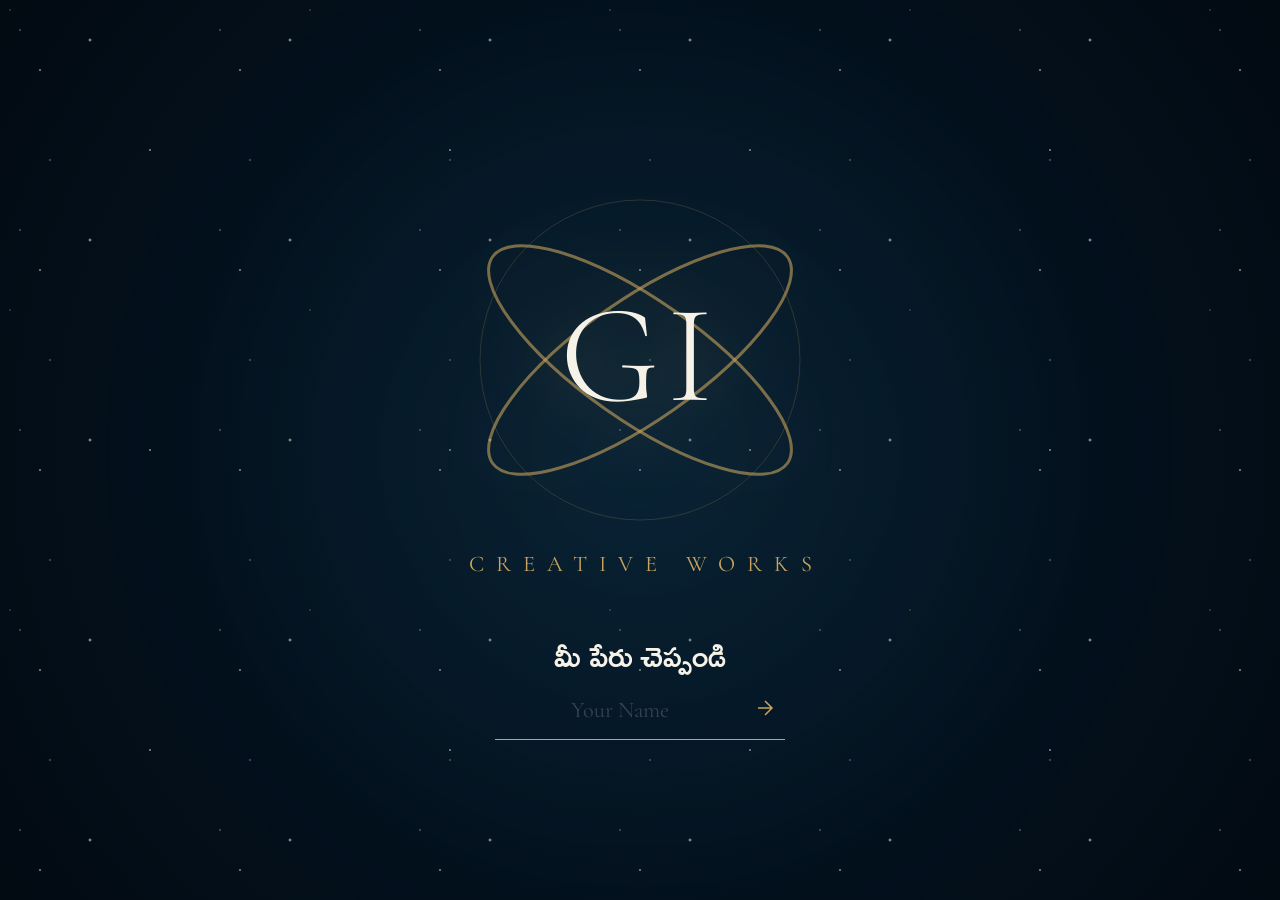
<file: index.html>
<!DOCTYPE html>
<html lang="te">
<head>
    <!-- Cache Control -->
    <meta http-equiv="Cache-Control" content="no-cache, no-store, must-revalidate">
    <meta http-equiv="Pragma" content="no-cache">
    <meta http-equiv="Expires" content="0">
    
    <meta charset="UTF-8">
    <meta name="viewport" content="width=device-width, initial-scale=1.0">
    <title>GI Creative Space | Entrance</title>
    
    <!-- PWA & Icons -->
    <link rel="icon" type="image/png" href="assets/icons/favicon.png">
    <meta name="theme-color" content="#061A2B">
    <link rel="manifest" href="manifest.json">
    <link rel="apple-touch-icon" href="assets/icons/icon-192x192.png">
    
    <!-- Stylesheets -->
    <link rel="stylesheet" href="css/main.css">
    
    <!-- Google Fonts -->
    <link rel="preconnect" href="https://fonts.googleapis.com">
    <link rel="preconnect" href="https://fonts.gstatic.com" crossorigin>
    <link href="https://fonts.googleapis.com/css2?family=Cormorant+Garamond:wght@300;400;600;700&family=Peddana&family=Ramabhadra&display=swap" rel="stylesheet">
</head>
<body class="entrance-body">

    <!-- SPACE ENTRANCE CONTAINER -->
    <div id="space-entrance" class="entrance-active">
        
        <!-- Animated Space Background -->
        <div class="space-bg">
            <div class="stars"></div>
            <div class="stars2"></div>
            <div class="nebula"></div>
        </div>

        <!-- Entrance Content -->
        <div class="entrance-content">
            
            <!-- GIANT GI MONOGRAM -->
            <div class="logo-container">
                <svg class="giant-gi-logo" viewBox="0 0 200 200" xmlns="http://www.w3.org/2000/svg">
                    <ellipse cx="100" cy="100" rx="90" ry="30" transform="rotate(-35 100 100)" fill="none" stroke="var(--gold)" stroke-width="1.5" opacity="0.6"/>
                    <ellipse cx="100" cy="100" rx="90" ry="30" transform="rotate(35 100 100)" fill="none" stroke="var(--gold)" stroke-width="1.5" opacity="0.6"/>
                    <ellipse cx="100" cy="100" rx="80" ry="80" fill="none" stroke="var(--gold)" stroke-width="0.5" opacity="0.2"/>
                    <text x="100" y="120" font-family="Cormorant Garamond, serif" font-size="70" fill="var(--ivory)" text-anchor="middle" font-weight="300" letter-spacing="4">GI</text>
                </svg>
                <h1 class="brand-title">CREATIVE WORKS</h1>
            </div>

            <!-- Name Input Prompt -->
            <div id="name-prompt" class="fade-in">
                <p class="telugu-prompt lang-te">మీ పేరు చెప్పండి</p>
                <p class="english-prompt lang-en">May I know your name?</p>
                
                <form id="visitor-form">
                    <input type="text" id="visitor-name" placeholder="Your Name" autocomplete="off" required>
                    <button type="submit" aria-label="Enter">
                        <svg width="24" height="24" viewBox="0 0 24 24" fill="none" stroke="currentColor" stroke-width="1.5">
                            <path d="M5 12h14M12 5l7 7-7 7"/>
                        </svg>
                    </button>
                </form>
            </div>

            <!-- Personalized Welcome (Hidden initially, shown after name entry) -->
            <div id="personal-welcome" class="hidden">
                <h2 id="welcome-message" class="welcome-text"></h2>
                <p class="welcome-sub lang-te">సృజనాత్మక ప్రపంచంలోకి స్వాగతం</p>
                <p class="welcome-sub lang-en">Welcome to the Creative World</p>
            </div>
            
        </div>
    </div>

    <!-- Main JavaScript (Handles the entrance animation and redirect) -->
    <script src="js/main.js"></script>
</body>
</html>
</file>
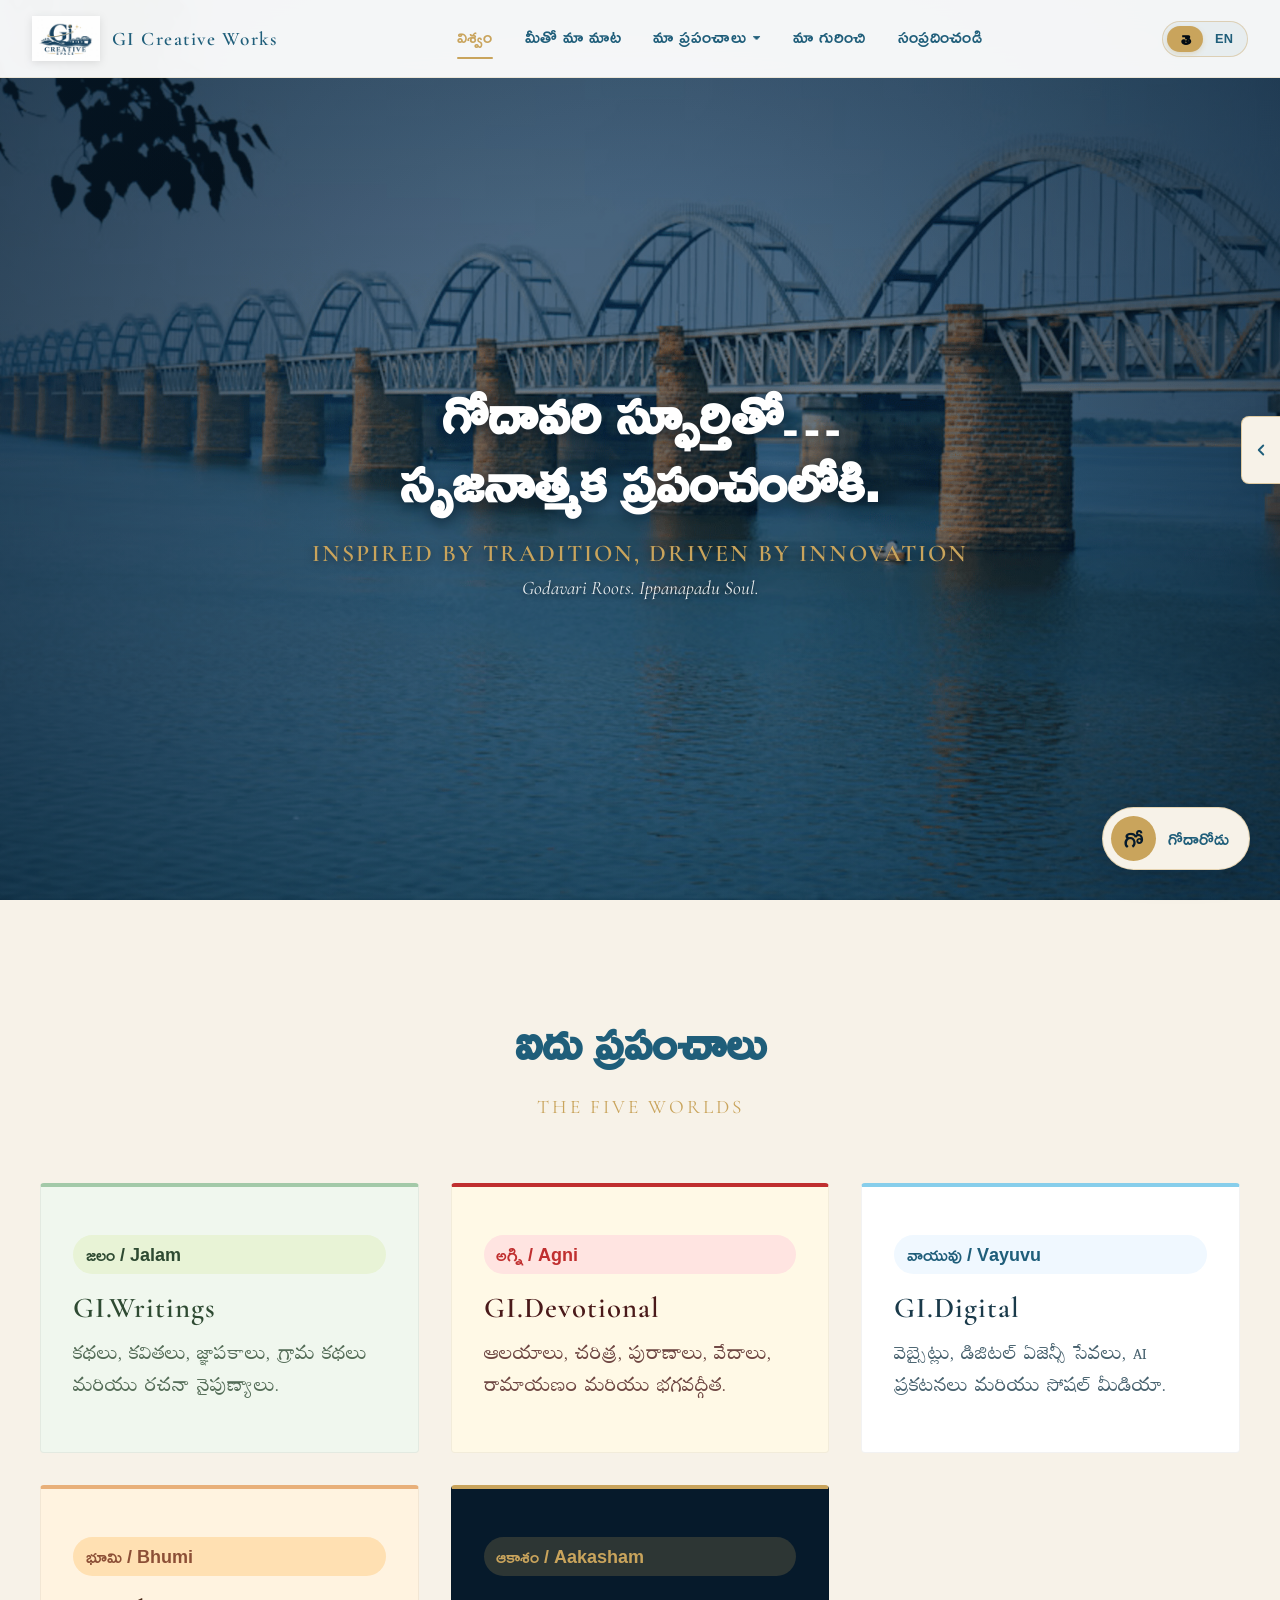
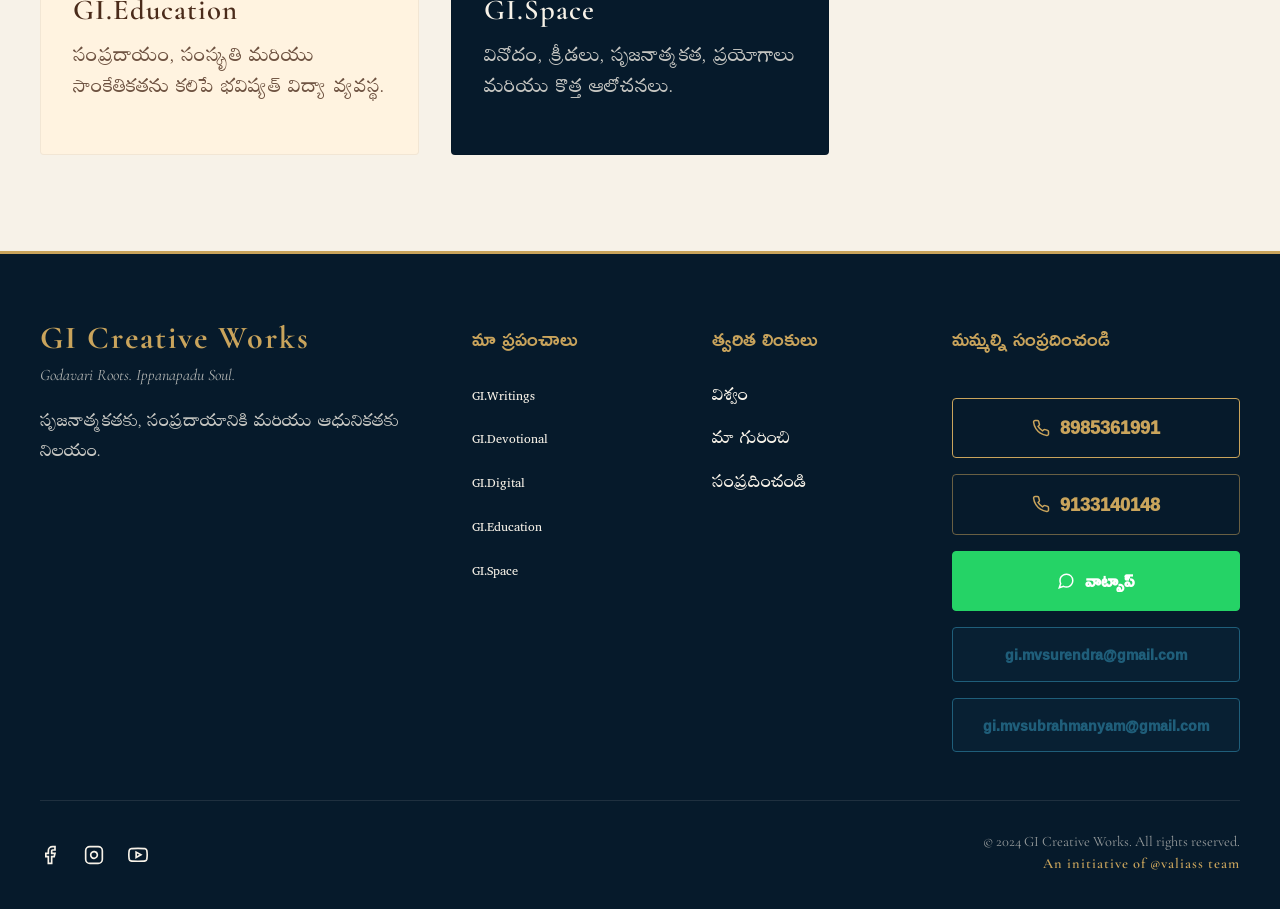
<file: deepseek_html_20261017_052a61.html>
<!DOCTYPE html>
<html lang="te">
<head>
    <meta http-equiv="Cache-Control" content="no-cache, no-store, must-revalidate">
    <meta http-equiv="Pragma" content="no-cache">
    <meta http-equiv="Expires" content="0">
    <meta charset="UTF-8">
    <meta name="viewport" content="width=device-width, initial-scale=1.0">
    <title>GI Creative Works | Home</title>
    
    <link rel="icon" type="image/png" href="assets/icons/favicon.png">
    <link rel="stylesheet" href="css/main.css">
    <meta name="theme-color" content="#1F5E7A">
    <link rel="manifest" href="manifest.json">
    <link rel="apple-touch-icon" href="assets/icons/icon-192x192.png">
    
    <link rel="preconnect" href="https://fonts.googleapis.com">
    <link rel="preconnect" href="https://fonts.gstatic.com" crossorigin>
    <link href="https://fonts.googleapis.com/css2?family=Cormorant+Garamond:wght@300;400;600;700&family=Peddana&family=Ramabhadra&display=swap" rel="stylesheet">
</head>
<body class="homepage-body fade-in-page">

    <!-- PREMIUM RIGHT SIDE SOCIAL RIBBON -->
    <div class="social-sidebar" id="social-sidebar">
        <button id="social-toggle-btn" class="social-toggle-btn" aria-label="Toggle Social Media">
            <svg width="18" height="18" viewBox="0 0 24 24" fill="none" stroke="currentColor" stroke-width="2.5" stroke-linecap="round" stroke-linejoin="round"><path d="M15 18l-6-6 6-6"/></svg>
        </button>
        <div class="social-ribbon" id="social-ribbon">
            <a href="#" aria-label="Facebook" title="Facebook"><svg width="22" height="22" viewBox="0 0 24 24" fill="none" stroke="currentColor" stroke-width="2"><path d="M18 2h-3a5 5 0 0 0-5 5v3H7v4h3v8h4v-8h3l1-4h-4V7a1 1 0 0 1 1-1h3z"></path></svg></a>
            <a href="#" aria-label="Instagram" title="Instagram"><svg width="22" height="22" viewBox="0 0 24 24" fill="none" stroke="currentColor" stroke-width="2"><rect x="2" y="2" width="20" height="20" rx="5" ry="5"></rect><path d="M16 11.37A4 4 0 1 1 12.63 8 4 4 0 0 1 16 11.37z"></path><line x1="17.5" y1="6.5" x2="17.51" y2="6.5"></line></svg></a>
            <a href="#" aria-label="YouTube" title="YouTube"><svg width="22" height="22" viewBox="0 0 24 24" fill="none" stroke="currentColor" stroke-width="2"><path d="M22.54 6.42a2.78 2.78 0 0 0-1.94-2C18.88 4 12 4 12 4s-6.88 0-8.6.46a2.78 2.78 0 0 0-1.94 2A29 29 0 0 0 1 11.75a29 29 0 0 0 .46 5.33 2.78 2.78 0 0 0 1.94 2c1.72.46 8.6.46 8.6.46s6.88 0 8.6-.46a2.78 2.78 0 0 0 1.94-2 29 29 0 0 0 .46-5.33 29 29 0 0 0-.46-5.33z"></path><polygon points="9.75 15.02 15.5 11.75 9.75 8.48 9.75 15.02"></polygon></svg></a>
            <a href="#" aria-label="WhatsApp" title="WhatsApp"><svg width="22" height="22" viewBox="0 0 24 24" fill="none" stroke="currentColor" stroke-width="2"><path d="M21 11.5a8.38 8.38 0 0 1-.9 3.8 8.5 8.5 0 0 1-7.6 4.7 8.38 8.38 0 0 1-3.8-.9L3 21l1.9-5.7a8.38 8.38 0 0 1-.9-3.8 8.5 8.5 0 0 1 4.7-7.6 8.38 8.38 0 0 1 3.8-.9h.5a8.48 8.48 0 0 1 8 8v.5z"></path></svg></a>
        </div>
    </div>

    <!-- MAIN HEADER (WHITE) -->
    <header id="main-header" class="header-visible">
        <div class="header-inner">
            <!-- LOGO & GI CREATIVE WORKS -->
            <a href="home.html" class="header-logo">
                <img src="assets/logo/logo.png" alt="GI Creative Works Logo" class="logo-img">
                <span class="brand-name">GI Creative Works</span>
            </a>

            <button id="mobile-menu-btn" class="mobile-menu-btn" aria-label="Open Menu">
                <svg width="30" height="30" viewBox="0 0 24 24" fill="none" stroke="var(--river-blue)" stroke-width="2"><path d="M3 12h18M3 6h18M3 18h18"/></svg>
            </button>

            <nav class="main-nav" id="main-nav">
                <ul>
                    <li><a href="home.html" class="active"><span class="lang-te">విశ్వం</span><span class="lang-en">Universe</span></a></li>
                    <li><a href="#meetho-maa-maata"><span class="lang-te">మీతో మా మాట</span><span class="lang-en">Our Words</span></a></li>
                    <li class="dropdown">
                        <a href="#vibhagalu" class="dropbtn"><span class="lang-te">మా ప్రపంచాలు ▾</span><span class="lang-en">Our Worlds ▾</span></a>
                        <div class="dropdown-content">
                            <a href="pages/gi_writings.html"><span class="lang-te">GI.Writings (జలం)</span><span class="lang-en">GI.Writings (Water)</span></a>
                            <a href="pages/gi_devotional.html"><span class="lang-te">GI.Devotional (అగ్ని)</span><span class="lang-en">GI.Devotional (Fire)</span></a>
                            <a href="pages/gi_digital.html"><span class="lang-te">GI.Digital (వాయువు)</span><span class="lang-en">GI.Digital (Air)</span></a>
                            <a href="pages/gi_education.html"><span class="lang-te">GI.Education (భూమి)</span><span class="lang-en">GI.Education (Earth)</span></a>
                            <a href="pages/gi_space.html"><span class="lang-te">GI.Space (ఆకాశం)</span><span class="lang-en">GI.Space (Space)</span></a>
                        </div>
                    </li>
                    <li><a href="pages/about.html"><span class="lang-te">మా గురించి</span><span class="lang-en">About Us</span></a></li>
                    <li><a href="pages/contact.html"><span class="lang-te">సంప్రదించండి</span><span class="lang-en">Contact Us</span></a></li>
                </ul>
                <div class="mobile-only-toggle">
                    <div class="lang-toggle-wrapper"><button class="lang-toggle" aria-label="Toggle Language"><span class="lang-option te-option active">తె</span><span class="lang-option en-option">EN</span><div class="lang-slider"></div></button></div>
                </div>
            </nav>

            <div class="header-actions desktop-only-actions">
                <div class="lang-toggle-wrapper"><button class="lang-toggle" aria-label="Toggle Language"><span class="lang-option te-option active">తె</span><span class="lang-option en-option">EN</span><div class="lang-slider"></div></button></div>
            </div>
        </div>
    </header>

    <!-- HERO SECTION -->
    <section class="hero-section">
        <div class="hero-overlay"></div>
        <div class="hero-content">
            <h1 class="telugu-headline">గోదావరి స్ఫూర్తితో…<br>సృజనాత్మక ప్రపంచంలోకి.</h1>
            <p class="english-subhead">Inspired by Tradition, Driven by Innovation</p>
            <p class="brand-identity">Godavari Roots. Ippanapadu Soul.</p>
        </div>
    </section>
    
    <!-- FIVE WORLDS SECTION -->
    <section class="five-worlds-section" id="vibhagalu">
        <div class="section-header">
            <h2 class="telugu-title">ఐదు ప్రపంచాలు</h2>
            <p class="english-subtitle">The Five Worlds</p>
        </div>
        
        <div class="worlds-grid">
            <a href="pages/gi_writings.html" class="world-card world-writings">
                <span class="element-tag">జలం / Jalam</span>
                <h3>GI.Writings</h3>
                <p>కథలు, కవితలు, జ్ఞాపకాలు, గ్రామ కథలు మరియు రచనా నైపుణ్యాలు.</p>
            </a>
            <a href="pages/gi_devotional.html" class="world-card world-devotional">
                <span class="element-tag">అగ్ని / Agni</span>
                <h3>GI.Devotional</h3>
                <p>ఆలయాలు, చరిత్ర, పురాణాలు, వేదాలు, రామాయణం మరియు భగవద్గీత.</p>
            </a>
            <a href="pages/gi_digital.html" class="world-card world-digital">
                <span class="element-tag">వాయువు / Vayuvu</span>
                <h3>GI.Digital</h3>
                <p>వెబ్సైట్లు, డిజిటల్ ఏజెన్సీ సేవలు, AI ప్రకటనలు మరియు సోషల్ మీడియా.</p>
            </a>
            <a href="pages/gi_education.html" class="world-card world-education">
                <span class="element-tag">భూమి / Bhumi</span>
                <h3>GI.Education</h3>
                <p>సంప్రదాయం, సంస్కృతి మరియు సాంకేతికతను కలిపే భవిష్యత్ విద్యా వ్యవస్థ.</p>
            </a>
            <a href="pages/gi_space.html" class="world-card world-space">
                <span class="element-tag">ఆకాశం / Aakasham</span>
                <h3>GI.Space</h3>
                <p>వినోదం, క్రీడలు, సృజనాత్మకత, ప్రయోగాలు మరియు కొత్త ఆలోచనలు.</p>
            </a>
        </div>
    </section>

    <!-- GLOBAL FOOTER (With Real Contacts) -->
    <footer class="main-footer">
        <div class="footer-grid">
            <div class="footer-brand">
                <h2>GI Creative Works</h2>
                <p class="footer-tagline">Godavari Roots. Ippanapadu Soul.</p>
                <p class="footer-desc">
                    <span class="lang-te">సృజనాత్మకతకు, సంప్రదాయానికి మరియు ఆధునికతకు నిలయం.</span>
                    <span class="lang-en">A home for creativity, tradition, and innovation.</span>
                </p>
            </div>
            <div class="footer-links">
                <h3><span class="lang-te">మా ప్రపంచాలు</span><span class="lang-en">Our Worlds</span></h3>
                <ul>
                    <li><a href="pages/gi_writings.html">GI.Writings</a></li>
                    <li><a href="pages/gi_devotional.html">GI.Devotional</a></li>
                    <li><a href="pages/gi_digital.html">GI.Digital</a></li>
                    <li><a href="pages/gi_education.html">GI.Education</a></li>
                    <li><a href="pages/gi_space.html">GI.Space</a></li>
                </ul>
            </div>
            <div class="footer-links">
                <h3><span class="lang-te">త్వరిత లింకులు</span><span class="lang-en">Quick Links</span></h3>
                <ul>
                    <li><a href="home.html"><span class="lang-te">విశ్వం</span><span class="lang-en">Universe</span></a></li>
                    <li><a href="pages/about.html"><span class="lang-te">మా గురించి</span><span class="lang-en">About Us</span></a></li>
                    <li><a href="pages/contact.html"><span class="lang-te">సంప్రదించండి</span><span class="lang-en">Contact Us</span></a></li>
                </ul>
            </div>
            <div class="footer-contact">
                <h3><span class="lang-te">మమ్మల్ని సంప్రదించండి</span><span class="lang-en">Reach Out</span></h3>
                <!-- Call Numbers -->
                <a href="tel:+918985361991" class="footer-btn call-btn">
                    <svg width="18" height="18" viewBox="0 0 24 24" fill="none" stroke="currentColor" stroke-width="2"><path d="M22 16.92v3a2 2 0 0 1-2.18 2 19.79 19.79 0 0 1-8.63-3.07 19.5 19.5 0 0 1-6-6 19.79 19.79 0 0 1-3.07-8.67A2 2 0 0 1 4.11 2h3a2 2 0 0 1 2 1.72 12.84 12.84 0 0 0 .7 2.81 2 2 0 0 1-.45 2.11L8.09 9.91a16 16 0 0 0 6 6l1.27-1.27a2 2 0 0 1 2.11-.45 12.84 12.84 0 0 0 2.81.7A2 2 0 0 1 22 16.92z"></path></svg>
                    <span>8985361991</span>
                </a>
                <a href="tel:+919133140148" class="footer-btn call-btn" style="border-color: rgba(201,164,92,0.5);">
                    <svg width="18" height="18" viewBox="0 0 24 24" fill="none" stroke="currentColor" stroke-width="2"><path d="M22 16.92v3a2 2 0 0 1-2.18 2 19.79 19.79 0 0 1-8.63-3.07 19.5 19.5 0 0 1-6-6 19.79 19.79 0 0 1-3.07-8.67A2 2 0 0 1 4.11 2h3a2 2 0 0 1 2 1.72 12.84 12.84 0 0 0 .7 2.81 2 2 0 0 1-.45 2.11L8.09 9.91a16 16 0 0 0 6 6l1.27-1.27a2 2 0 0 1 2.11-.45 12.84 12.84 0 0 0 2.81.7A2 2 0 0 1 22 16.92z"></path></svg>
                    <span>9133140148</span>
                </a>
                <!-- WhatsApp -->
                <a href="https://wa.me/918985361991" target="_blank" rel="noopener noreferrer" class="footer-btn wa-btn">
                    <svg width="18" height="18" viewBox="0 0 24 24" fill="none" stroke="currentColor" stroke-width="2"><path d="M21 11.5a8.38 8.38 0 0 1-.9 3.8 8.5 8.5 0 0 1-7.6 4.7 8.38 8.38 0 0 1-3.8-.9L3 21l1.9-5.7a8.38 8.38 0 0 1-.9-3.8 8.5 8.5 0 0 1 4.7-7.6 8.38 8.38 0 0 1 3.8-.9h.5a8.48 8.48 0 0 1 8 8v.5z"></path></svg>
                    <span class="lang-te">వాట్సాప్</span><span class="lang-en">WhatsApp</span>
                </a>
                <!-- Emails -->
                <a href="mailto:gi.mvsurendra@gmail.com" class="footer-btn" style="background: rgba(31,94,122,0.1); border: 1px solid var(--river-blue); color: var(--river-blue); font-size: 0.9rem;">
                    <span>gi.mvsurendra@gmail.com</span>
                </a>
                <a href="mailto:gi.mvsubrahmanyam@gmail.com" class="footer-btn" style="background: rgba(31,94,122,0.1); border: 1px solid var(--river-blue); color: var(--river-blue); font-size: 0.9rem;">
                    <span>gi.mvsubrahmanyam@gmail.com</span>
                </a>
            </div>
        </div>
        <div class="footer-bottom">
            <div class="footer-socials">
                <a href="#" aria-label="Facebook"><svg width="20" height="20" viewBox="0 0 24 24" fill="none" stroke="currentColor" stroke-width="2"><path d="M18 2h-3a5 5 0 0 0-5 5v3H7v4h3v8h4v-8h3l1-4h-4V7a1 1 0 0 1 1-1h3z"></path></svg></a>
                <a href="#" aria-label="Instagram"><svg width="20" height="20" viewBox="0 0 24 24" fill="none" stroke="currentColor" stroke-width="2"><rect x="2" y="2" width="20" height="20" rx="5" ry="5"></rect><path d="M16 11.37A4 4 0 1 1 12.63 8 4 4 0 0 1 16 11.37z"></path><line x1="17.5" y1="6.5" x2="17.51" y2="6.5"></line></svg></a>
                <a href="#" aria-label="YouTube"><svg width="20" height="20" viewBox="0 0 24 24" fill="none" stroke="currentColor" stroke-width="2"><path d="M22.54 6.42a2.78 2.78 0 0 0-1.94-2C18.88 4 12 4 12 4s-6.88 0-8.6.46a2.78 2.78 0 0 0-1.94 2A29 29 0 0 0 1 11.75a29 29 0 0 0 .46 5.33 2.78 2.78 0 0 0 1.94 2c1.72.46 8.6.46 8.6.46s6.88 0 8.6-.46a2.78 2.78 0 0 0 1.94-2 29 29 0 0 0 .46-5.33 29 29 0 0 0-.46-5.33z"></path><polygon points="9.75 15.02 15.5 11.75 9.75 8.48 9.75 15.02"></polygon></svg></a>
            </div>
            <div class="footer-legal">
                <p>&copy; 2024 GI Creative Works. All rights reserved.</p>
                <p class="footer-signature">An initiative of @valiass team</p>
            </div>
        </div>
    </footer>

    <!-- GODARODU FLOATING CHATBOT BUTTON -->
    <a href="pages/godarodu.html" class="godarodu-fab" aria-label="Chat with Godarodu">
        <div class="godarodu-avatar"><span>గో</span></div>
        <div class="godarodu-text">
            <span class="lang-te">గోదారోడు</span>
            <span class="lang-en">Godarodu</span>
        </div>
    </a>

    <script src="js/main.js"></script>
</body>
</html>
</file>
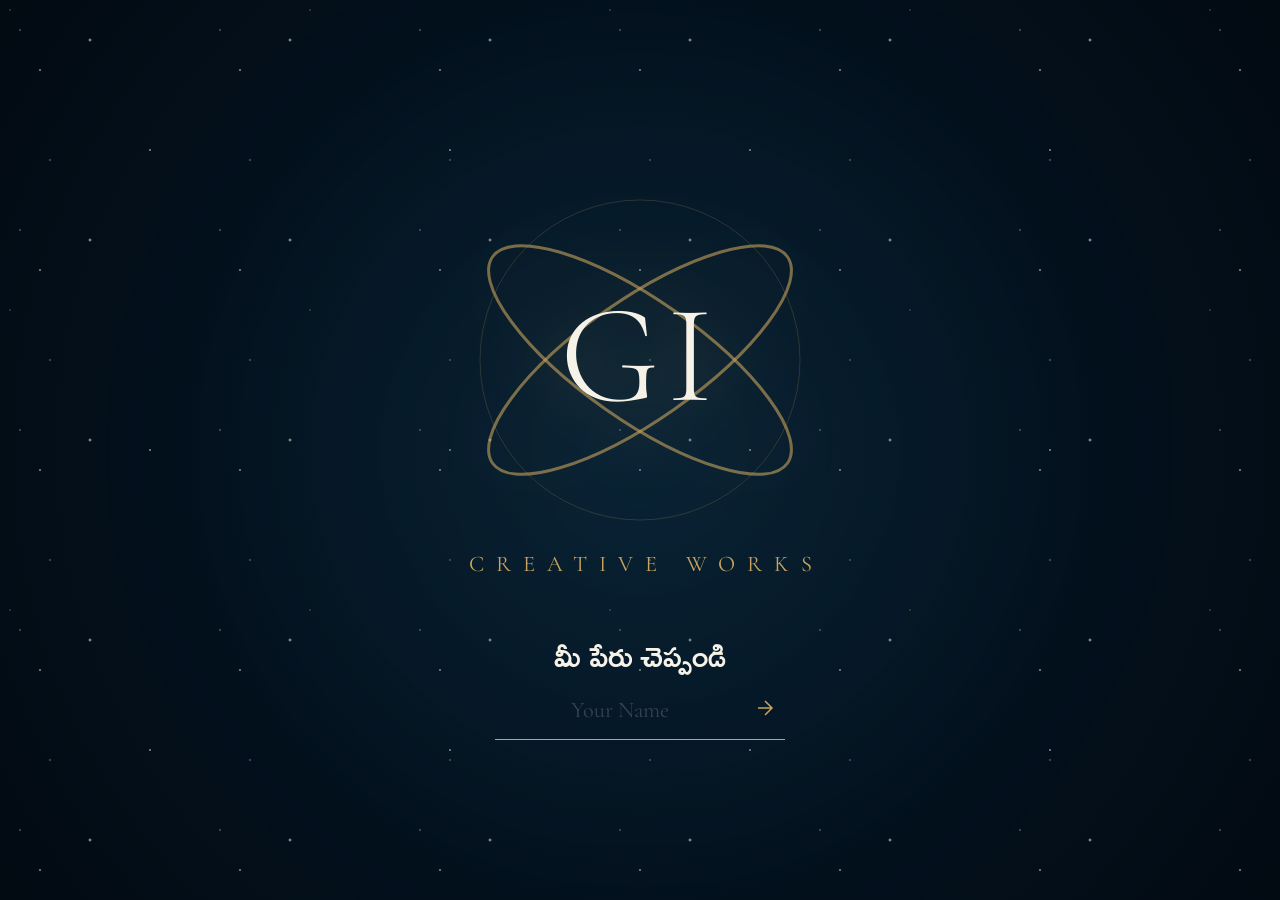
<file: deepseek_html_20261017_147469.html>
<!DOCTYPE html>
<html lang="te">
<head>
    <meta http-equiv="Cache-Control" content="no-cache, no-store, must-revalidate">
    <meta http-equiv="Pragma" content="no-cache">
    <meta http-equiv="Expires" content="0">
    <meta charset="UTF-8">
    <meta name="viewport" content="width=device-width, initial-scale=1.0">
    <title>GI Creative Works | Entrance</title>
    
    <link rel="icon" type="image/png" href="assets/icons/favicon.png">
    <link rel="stylesheet" href="css/main.css">
    <meta name="theme-color" content="#061A2B">
    <link rel="manifest" href="manifest.json">
    <link rel="apple-touch-icon" href="assets/icons/icon-192x192.png">
    
    <link rel="preconnect" href="https://fonts.googleapis.com">
    <link rel="preconnect" href="https://fonts.gstatic.com" crossorigin>
    <link href="https://fonts.googleapis.com/css2?family=Cormorant+Garamond:wght@300;400;600;700&family=Peddana&family=Ramabhadra&display=swap" rel="stylesheet">
</head>
<body class="entrance-body">

    <div id="space-entrance" class="entrance-active">
        <div class="space-bg">
            <div class="stars"></div>
            <div class="stars2"></div>
            <div class="nebula"></div>
        </div>

        <div class="entrance-content">
            <!-- GIANT GI MONOGRAM -->
            <div class="logo-container">
                <svg class="giant-gi-logo" viewBox="0 0 200 200" xmlns="http://www.w3.org/2000/svg">
                    <ellipse cx="100" cy="100" rx="90" ry="30" transform="rotate(-35 100 100)" fill="none" stroke="var(--gold)" stroke-width="1.5" opacity="0.6"/>
                    <ellipse cx="100" cy="100" rx="90" ry="30" transform="rotate(35 100 100)" fill="none" stroke="var(--gold)" stroke-width="1.5" opacity="0.6"/>
                    <ellipse cx="100" cy="100" rx="80" ry="80" fill="none" stroke="var(--gold)" stroke-width="0.5" opacity="0.2"/>
                    <text x="100" y="120" font-family="Cormorant Garamond, serif" font-size="70" fill="var(--ivory)" text-anchor="middle" font-weight="300" letter-spacing="4">GI</text>
                </svg>
                <h1 class="brand-title">CREATIVE WORKS</h1>
            </div>

            <!-- Name Prompt -->
            <div id="name-prompt" class="fade-in">
                <p class="telugu-prompt lang-te">మీ పేరు చెప్పండి</p>
                <p class="english-prompt lang-en">May I know your name?</p>
                <form id="visitor-form">
                    <input type="text" id="visitor-name" placeholder="Your Name" autocomplete="off" required>
                    <button type="submit" aria-label="Enter">
                        <svg width="24" height="24" viewBox="0 0 24 24" fill="none" stroke="currentColor" stroke-width="1.5"><path d="M5 12h14M12 5l7 7-7 7"/></svg>
                    </button>
                </form>
            </div>

            <!-- Personalized Welcome -->
            <div id="personal-welcome" class="hidden">
                <h2 id="welcome-message" class="welcome-text"></h2>
                <p class="welcome-sub lang-te">సృజనాత్మక ప్రపంచంలోకి స్వాగతం</p>
                <p class="welcome-sub lang-en">Welcome to the Creative World</p>
            </div>
        </div>
    </div>

    <script src="js/main.js"></script>
</body>
</html>
</file>
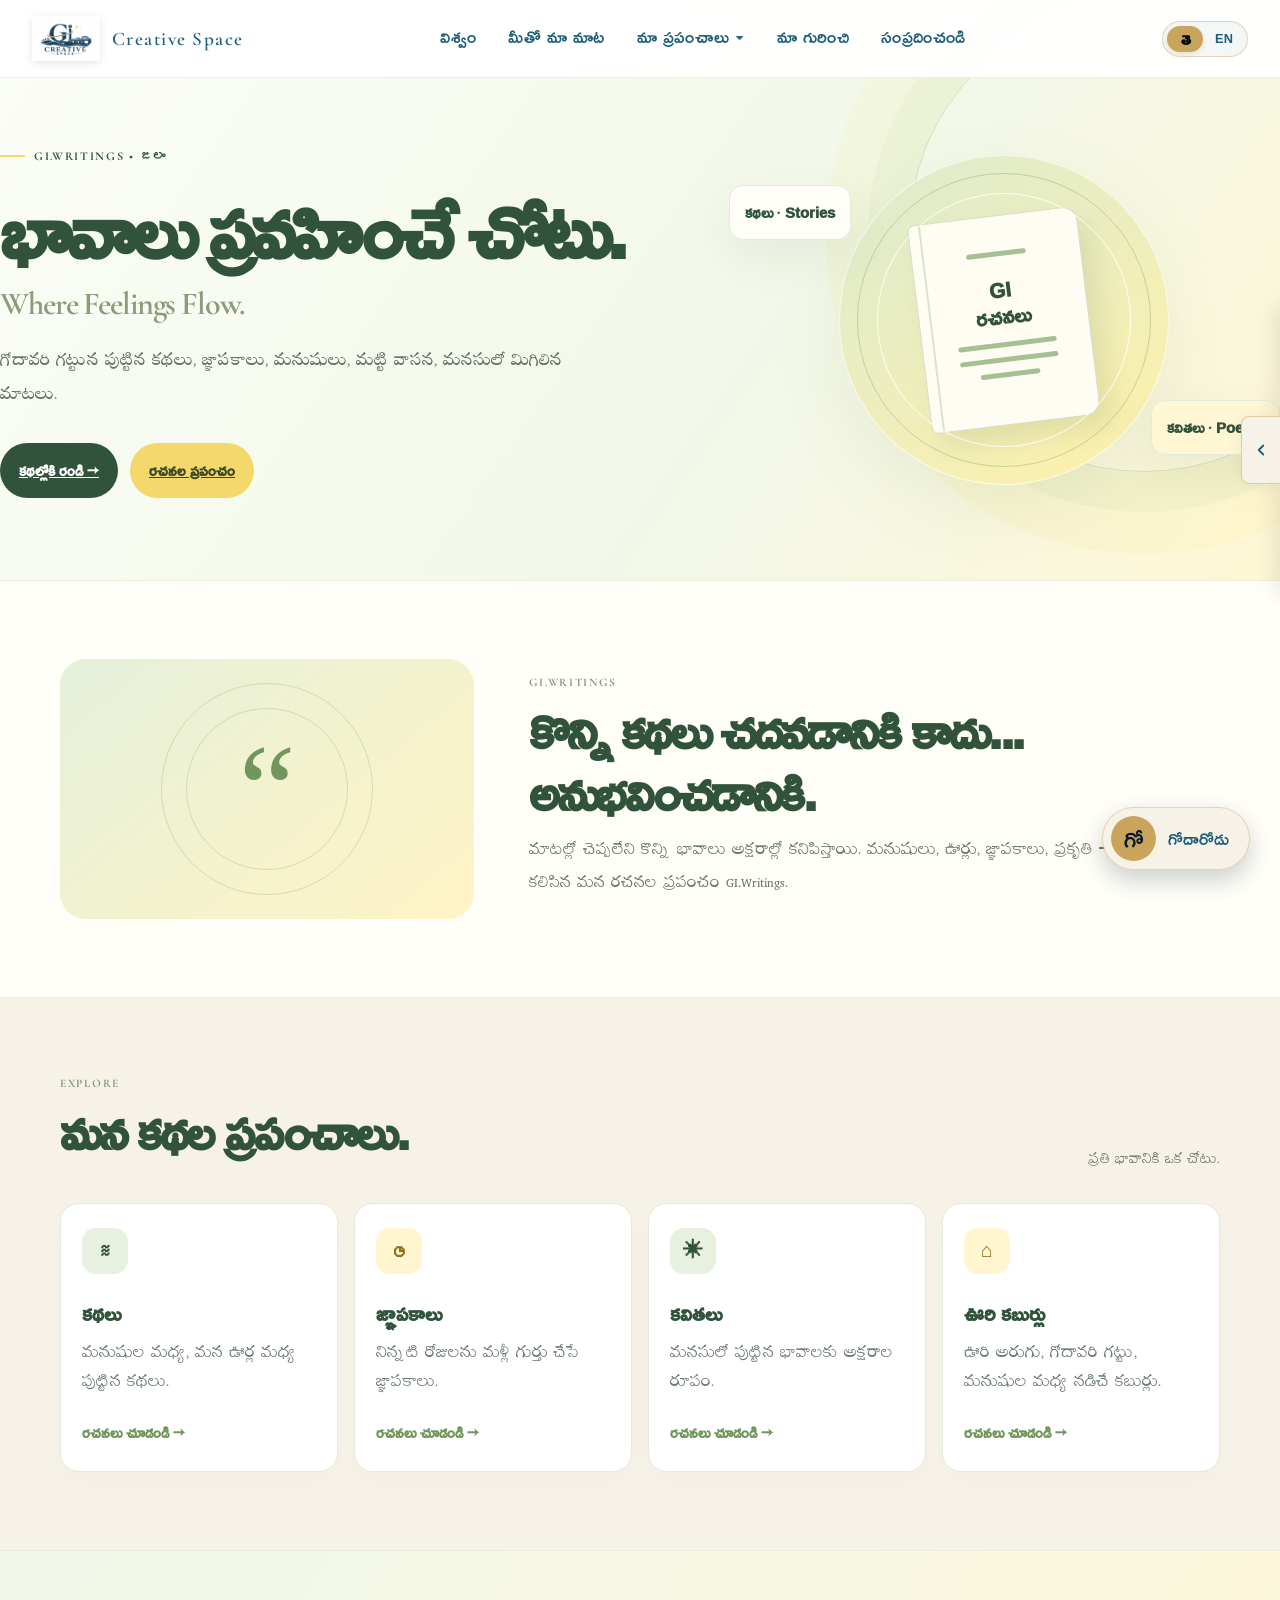
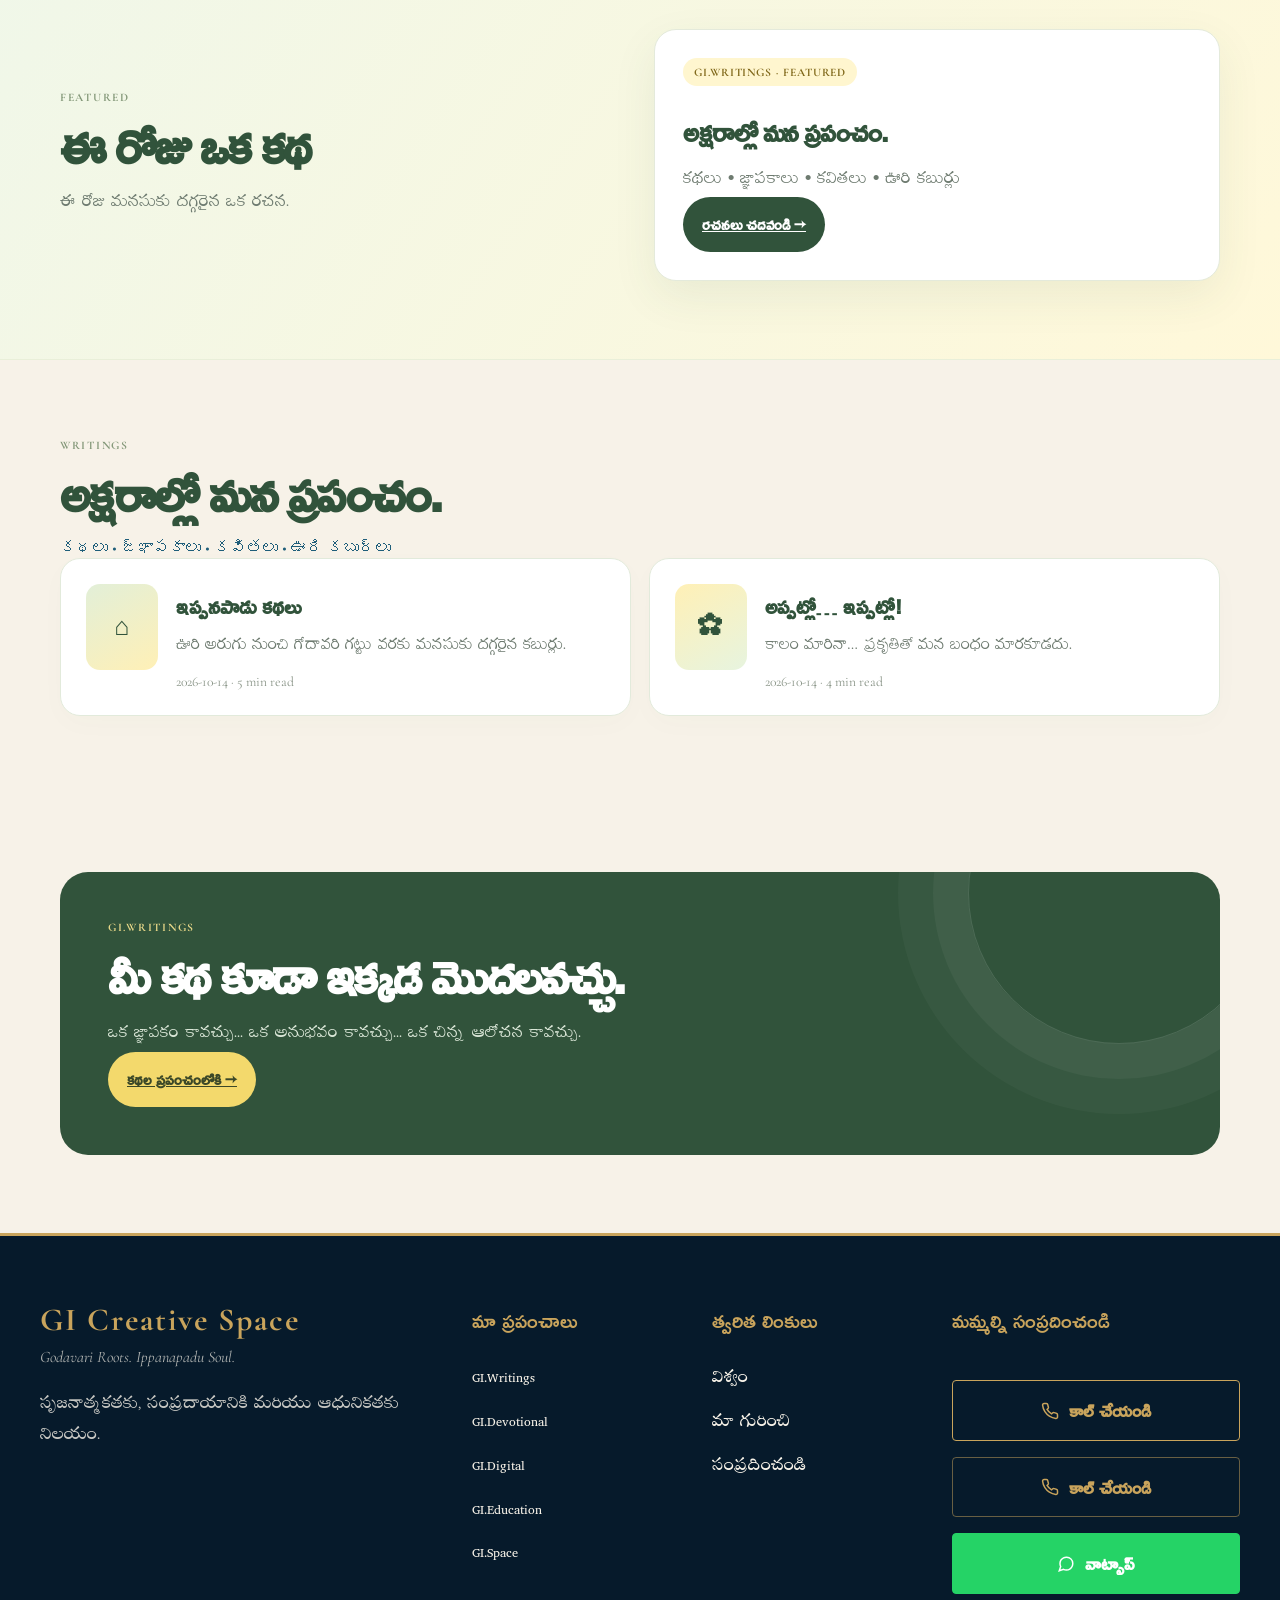
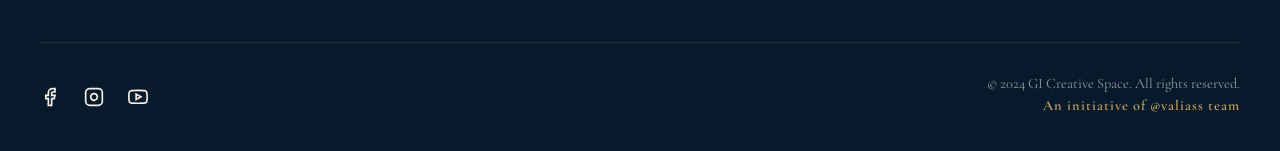
<file: deepseek_html_20261017_67536a.html>
<!DOCTYPE html>
<html lang="te">
<head>
    <meta charset="UTF-8">
    <meta name="viewport" content="width=device-width, initial-scale=1.0">
    <title>GI.Writings | భావాలు ప్రవహించే చోటు</title>
    <meta name="description" content="GI.Writings — భావాలు ప్రవహించే చోటు. కథలు, జ్ఞాపకాలు, కవితలు, ఊరి కబుర్లు.">
    <meta name="theme-color" content="#f5faed">
    
    <!-- Global Styles -->
    <link rel="stylesheet" href="../css/main.css">
    <!-- World Specific Styles -->
    <link rel="stylesheet" href="../css/writings.css">
    
    <!-- PWA & Favicon -->
    <link rel="manifest" href="../manifest.json">
    <link rel="apple-touch-icon" href="../assets/icons/icon-192x192.png">
    <link rel="icon" type="image/png" href="../assets/icons/favicon.png">
    
    <!-- Google Fonts -->
    <link rel="preconnect" href="https://fonts.googleapis.com">
    <link rel="preconnect" href="https://fonts.gstatic.com" crossorigin>
    <link href="https://fonts.googleapis.com/css2?family=Cormorant+Garamond:wght@300;400;600;700&family=Peddana&family=Ramabhadra&display=swap" rel="stylesheet">
</head>
<body class="homepage-body fade-in-page writings-page">

    <!-- PREMIUM RIGHT SIDE SOCIAL RIBBON -->
    <div class="social-sidebar" id="social-sidebar">
        <button id="social-toggle-btn" class="social-toggle-btn" aria-label="Toggle Social Media">
            <svg width="18" height="18" viewBox="0 0 24 24" fill="none" stroke="currentColor" stroke-width="2.5" stroke-linecap="round" stroke-linejoin="round"><path d="M15 18l-6-6 6-6"/></svg>
        </button>
        <div class="social-ribbon" id="social-ribbon">
            <a href="#" aria-label="Facebook"><svg width="22" height="22" viewBox="0 0 24 24" fill="none" stroke="currentColor" stroke-width="2"><path d="M18 2h-3a5 5 0 0 0-5 5v3H7v4h3v8h4v-8h3l1-4h-4V7a1 1 0 0 1 1-1h3z"></path></svg></a>
            <a href="#" aria-label="Instagram"><svg width="22" height="22" viewBox="0 0 24 24" fill="none" stroke="currentColor" stroke-width="2"><rect x="2" y="2" width="20" height="20" rx="5" ry="5"></rect><path d="M16 11.37A4 4 0 1 1 12.63 8 4 4 0 0 1 16 11.37z"></path><line x1="17.5" y1="6.5" x2="17.51" y2="6.5"></line></svg></a>
            <a href="#" aria-label="YouTube"><svg width="22" height="22" viewBox="0 0 24 24" fill="none" stroke="currentColor" stroke-width="2"><path d="M22.54 6.42a2.78 2.78 0 0 0-1.94-2C18.88 4 12 4 12 4s-6.88 0-8.6.46a2.78 2.78 0 0 0-1.94 2A29 29 0 0 0 1 11.75a29 29 0 0 0 .46 5.33 2.78 2.78 0 0 0 1.94 2c1.72.46 8.6.46 8.6.46s6.88 0 8.6-.46a2.78 2.78 0 0 0 1.94-2 29 29 0 0 0 .46-5.33 29 29 0 0 0-.46-5.33z"></path><polygon points="9.75 15.02 15.5 11.75 9.75 8.48 9.75 15.02"></polygon></svg></a>
            <a href="#" aria-label="WhatsApp"><svg width="22" height="22" viewBox="0 0 24 24" fill="none" stroke="currentColor" stroke-width="2"><path d="M21 11.5a8.38 8.38 0 0 1-.9 3.8 8.5 8.5 0 0 1-7.6 4.7 8.38 8.38 0 0 1-3.8-.9L3 21l1.9-5.7a8.38 8.38 0 0 1-.9-3.8 8.5 8.5 0 0 1 4.7-7.6 8.38 8.38 0 0 1 3.8-.9h.5a8.48 8.48 0 0 1 8 8v.5z"></path></svg></a>
        </div>
    </div>

    <!-- MAIN HEADER -->
    <header id="main-header" class="header-visible">
        <div class="header-inner">
            <a href="../home.html" class="header-logo">
                <img src="../assets/logo/logo.png" alt="GI Creative Space Logo" class="logo-img">
                <span class="brand-name">Creative Space</span>
            </a>

            <button id="mobile-menu-btn" class="mobile-menu-btn" aria-label="Open Menu">
                <svg width="30" height="30" viewBox="0 0 24 24" fill="none" stroke="var(--river-blue)" stroke-width="2"><path d="M3 12h18M3 6h18M3 18h18"/></svg>
            </button>

            <nav class="main-nav" id="main-nav">
                <ul>
                    <li><a href="../home.html"><span class="lang-te">విశ్వం</span><span class="lang-en">Universe</span></a></li>
                    <li><a href="../home.html#meetho-maa-maata"><span class="lang-te">మీతో మా మాట</span><span class="lang-en">Our Words</span></a></li>
                    <li class="dropdown">
                        <a href="../home.html#vibhagalu" class="dropbtn"><span class="lang-te">మా ప్రపంచాలు ▾</span><span class="lang-en">Our Worlds ▾</span></a>
                        <div class="dropdown-content">
                            <a href="gi_writings.html"><span class="lang-te">GI.Writings (జలం)</span><span class="lang-en">GI.Writings (Water)</span></a>
                            <a href="gi_devotional.html"><span class="lang-te">GI.Devotional (అగ్ని)</span><span class="lang-en">GI.Devotional (Fire)</span></a>
                            <a href="gi_digital.html"><span class="lang-te">GI.Digital (వాయువు)</span><span class="lang-en">GI.Digital (Air)</span></a>
                            <a href="gi_education.html"><span class="lang-te">GI.Education (భూమి)</span><span class="lang-en">GI.Education (Earth)</span></a>
                            <a href="gi_space.html"><span class="lang-te">GI.Space (ఆకాశం)</span><span class="lang-en">GI.Space (Space)</span></a>
                        </div>
                    </li>
                    <li><a href="about.html"><span class="lang-te">మా గురించి</span><span class="lang-en">About Us</span></a></li>
                    <li><a href="contact.html"><span class="lang-te">సంప్రదించండి</span><span class="lang-en">Contact Us</span></a></li>
                </ul>
                <div class="mobile-only-toggle">
                    <div class="lang-toggle-wrapper"><button class="lang-toggle" aria-label="Toggle Language"><span class="lang-option te-option active">తె</span><span class="lang-option en-option">EN</span><div class="lang-slider"></div></button></div>
                </div>
            </nav>

            <div class="header-actions desktop-only-actions">
                <div class="lang-toggle-wrapper"><button class="lang-toggle" aria-label="Toggle Language"><span class="lang-option te-option active">తె</span><span class="lang-option en-option">EN</span><div class="lang-slider"></div></button></div>
            </div>
        </div>
    </header>

    <!-- HERO SECTION (GI.Writings Theme) -->
    <section class="world-hero world-hero-writings">
        <div class="world-hero-inner">
            <div class="world-hero-text">
                <div class="kicker"><span class="lang-te">GI.WRITINGS • జలం</span><span class="lang-en">GI.WRITINGS • WATER</span></div>
                <h1 class="world-title">
                    <span class="lang-te">భావాలు ప్రవహించే చోటు.<br><span class="english">Where Feelings Flow.</span></span>
                    <span class="lang-en">Where Feelings Flow.<br><span class="english">Stories from our roots.</span></span>
                </h1>
                <p class="world-desc">
                    <span class="lang-te">గోదావరి గట్టున పుట్టిన కథలు, జ్ఞాపకాలు, మనుషులు, మట్టి వాసన, మనసులో మిగిలిన మాటలు.</span>
                    <span class="lang-en">Stories born by the Godavari: memories, people, the scent of our soil, and words that stay with us.</span>
                </p>
                <div class="actions">
                    <a href="#stories" class="btn primary"><span class="lang-te">కథల్లోకి రండి →</span><span class="lang-en">Step into the stories →</span></a>
                    <a href="#categories" class="btn secondary"><span class="lang-te">రచనల ప్రపంచం</span><span class="lang-en">Explore writings</span></a>
                </div>
            </div>
            <div class="world-hero-art">
                <div class="art-circle">
                    <div class="book">
                        <div class="book-line short"></div>
                        <div class="book-title">GI<br>రచనలు</div>
                        <div class="book-line"></div>
                        <div class="book-line"></div>
                        <div class="book-line short"></div>
                    </div>
                </div>
                <div class="floating float-one"><span class="lang-te">కథలు · Stories</span><span class="lang-en">Stories</span></div>
                <div class="floating float-two"><span class="lang-te">కవితలు · Poems</span><span class="lang-en">Poems</span></div>
            </div>
        </div>
    </section>

    <!-- MAIN CONTENT -->
    <main class="world-content">
        <!-- MANIFESTO -->
        <section class="section-manifesto">
            <div class="world-wrap manifesto-grid">
                <div class="manifesto-mark"><div class="big-quote">“</div></div>
                <div class="manifesto-copy">
                    <div class="overline">GI.WRITINGS</div>
                    <h2>
                        <span class="lang-te">కొన్ని కథలు చదవడానికి కాదు... అనుభవించడానికి.</span>
                        <span class="lang-en">Some stories are not just read… they are felt.</span>
                    </h2>
                    <p>
                        <span class="lang-te">మాటల్లో చెప్పలేని కొన్ని భావాలు అక్షరాల్లో కనిపిస్తాయి. మనుషులు, ఊర్లు, జ్ఞాపకాలు, ప్రకృతి — ఇవన్నీ కలిసిన మన రచనల ప్రపంచం GI.Writings.</span>
                        <span class="lang-en">Some feelings that cannot be spoken find their place in words. People, villages, memories and nature come together in the world of GI.Writings.</span>
                    </p>
                </div>
            </div>
        </section>

        <!-- CATEGORIES -->
        <section class="section-categories" id="categories">
            <div class="world-wrap">
                <div class="explore-head">
                    <div>
                        <div class="overline">EXPLORE</div>
                        <h2><span class="lang-te">మన కథల ప్రపంచాలు.</span><span class="lang-en">Worlds within our words.</span></h2>
                    </div>
                    <p><span class="lang-te">ప్రతి భావానికి ఒక చోటు.</span><span class="lang-en">A place for every feeling.</span></p>
                </div>
                <div class="category-grid">
                    <article class="category">
                        <div class="category-icon">≋</div>
                        <h3><span class="lang-te">కథలు</span><span class="lang-en">Stories</span></h3>
                        <p><span class="lang-te">మనుషుల మధ్య, మన ఊర్ల మధ్య పుట్టిన కథలు.</span><span class="lang-en">Stories born among people, in our villages and in everyday life.</span></p>
                        <a href="#stories"><span class="lang-te">రచనలు చూడండి →</span><span class="lang-en">Explore stories →</span></a>
                    </article>
                    <article class="category">
                        <div class="category-icon">◷</div>
                        <h3><span class="lang-te">జ్ఞాపకాలు</span><span class="lang-en">Memories</span></h3>
                        <p><span class="lang-te">నిన్నటి రోజులను మళ్లీ గుర్తు చేసే జ్ఞాపకాలు.</span><span class="lang-en">Memories that bring yesterday a little closer.</span></p>
                        <a href="#stories"><span class="lang-te">రచనలు చూడండి →</span><span class="lang-en">Explore writings →</span></a>
                    </article>
                    <article class="category">
                        <div class="category-icon">✳</div>
                        <h3><span class="lang-te">కవితలు</span><span class="lang-en">Poems</span></h3>
                        <p><span class="lang-te">మనసులో పుట్టిన భావాలకు అక్షరాల రూపం.</span><span class="lang-en">Feelings born in the heart, shaped into words.</span></p>
                        <a href="#stories"><span class="lang-te">రచనలు చూడండి →</span><span class="lang-en">Explore poems →</span></a>
                    </article>
                    <article class="category">
                        <div class="category-icon">⌂</div>
                        <h3><span class="lang-te">ఊరి కబుర్లు</span><span class="lang-en">Village Voices</span></h3>
                        <p><span class="lang-te">ఊరి అరుగు, గోదావరి గట్టు, మనుషుల మధ్య నడిచే కబుర్లు.</span><span class="lang-en">Conversations from village verandas, Godavari banks and the people between them.</span></p>
                        <a href="#stories"><span class="lang-te">రచనలు చూడండి →</span><span class="lang-en">Explore stories →</span></a>
                    </article>
                </div>
            </div>
        </section>

        <!-- FEATURED -->
        <section class="section-featured">
            <div class="world-wrap featured-row">
                <div class="featured-lead">
                    <div class="overline">FEATURED</div>
                    <h2><span class="lang-te">ఈ రోజు ఒక కథ</span><span class="lang-en">A story for today</span></h2>
                    <p><span class="lang-te">ఈ రోజు మనసుకు దగ్గరైన ఒక రచన.</span><span class="lang-en">One piece of writing to spend a moment with today.</span></p>
                </div>
                <article class="featured-card">
                    <span class="label">GI.WRITINGS · FEATURED</span>
                    <h3><span class="lang-te">అక్షరాల్లో మన ప్రపంచం.</span><span class="lang-en">Our world, in words.</span></h3>
                    <p><span class="lang-te">కథలు • జ్ఞాపకాలు • కవితలు • ఊరి కబుర్లు</span><span class="lang-en">Stories • Memories • Poems • Village voices</span></p>
                    <a class="btn primary" href="#stories"><span class="lang-te">రచనలు చదవండి →</span><span class="lang-en">Read the writings →</span></a>
                </article>
            </div>
        </section>

        <!-- STORIES LIST -->
        <section class="section-stories" id="stories">
            <div class="world-wrap">
                <div class="section-intro">
                    <div class="overline">WRITINGS</div>
                    <h2><span class="lang-te">అక్షరాల్లో మన ప్రపంచం.</span><span class="lang-en">A world written in words.</span></h2>
                    <p><span class="lang-te">కథలు • జ్ఞాపకాలు • కవితలు • ఊరి కబుర్లు</span><span class="lang-en">Stories • Memories • Poems • Village voices</span></p>
                </div>
                <div class="story-grid">
                    <article class="story">
                        <div class="story-art">⌂</div>
                        <div>
                            <h3><span class="lang-te">ఇప్పనపాడు కథలు</span><span class="lang-en">Ippanapadu Stories</span></h3>
                            <p><span class="lang-te">ఊరి అరుగు నుంచి గోదావరి గట్టు వరకు మనసుకు దగ్గరైన కబుర్లు.</span><span class="lang-en">Heartfelt stories from the village doorstep to the banks of the Godavari.</span></p>
                            <div class="meta">2026-10-14 · 5 min read</div>
                        </div>
                    </article>
                    <article class="story">
                        <div class="story-art">✿</div>
                        <div>
                            <h3><span class="lang-te">అప్పట్లో… ఇప్పట్లో!</span><span class="lang-en">Then… and Now!</span></h3>
                            <p><span class="lang-te">కాలం మారినా… ప్రకృతితో మన బంధం మారకూడదు.</span><span class="lang-en">Times may change, but our bond with nature should remain.</span></p>
                            <div class="meta">2026-10-14 · 4 min read</div>
                        </div>
                    </article>
                </div>
            </div>
        </section>

        <!-- INVITE -->
        <section class="section-invite" id="contact">
            <div class="world-wrap">
                <div class="invite-panel">
                    <div class="overline" style="color:#e8d889">GI.WRITINGS</div>
                    <h2><span class="lang-te">మీ కథ కూడా ఇక్కడ మొదలవచ్చు.</span><span class="lang-en">Your story can begin here, too.</span></h2>
                    <p><span class="lang-te">ఒక జ్ఞాపకం కావచ్చు... ఒక అనుభవం కావచ్చు... ఒక చిన్న ఆలోచన కావచ్చు.</span><span class="lang-en">It may be a memory, an experience, or a small idea waiting to be shared.</span></p>
                    <a class="btn secondary" href="contact.html"><span class="lang-te">కథల ప్రపంచంలోకి →</span><span class="lang-en">Enter the world of stories →</span></a>
                </div>
            </div>
        </section>
    </main>

    <!-- GLOBAL FOOTER -->
    <footer class="main-footer">
        <div class="footer-grid">
            <div class="footer-brand">
                <h2>GI Creative Space</h2>
                <p class="footer-tagline">Godavari Roots. Ippanapadu Soul.</p>
                <p class="footer-desc">
                    <span class="lang-te">సృజనాత్మకతకు, సంప్రదాయానికి మరియు ఆధునికతకు నిలయం.</span>
                    <span class="lang-en">A home for creativity, tradition, and innovation.</span>
                </p>
            </div>
            <div class="footer-links">
                <h3><span class="lang-te">మా ప్రపంచాలు</span><span class="lang-en">Our Worlds</span></h3>
                <ul>
                    <li><a href="gi_writings.html">GI.Writings</a></li>
                    <li><a href="gi_devotional.html">GI.Devotional</a></li>
                    <li><a href="gi_digital.html">GI.Digital</a></li>
                    <li><a href="gi_education.html">GI.Education</a></li>
                    <li><a href="gi_space.html">GI.Space</a></li>
                </ul>
            </div>
            <div class="footer-links">
                <h3><span class="lang-te">త్వరిత లింకులు</span><span class="lang-en">Quick Links</span></h3>
                <ul>
                    <li><a href="../home.html"><span class="lang-te">విశ్వం</span><span class="lang-en">Universe</span></a></li>
                    <li><a href="about.html"><span class="lang-te">మా గురించి</span><span class="lang-en">About Us</span></a></li>
                    <li><a href="contact.html"><span class="lang-te">సంప్రదించండి</span><span class="lang-en">Contact Us</span></a></li>
                </ul>
            </div>
            <div class="footer-contact">
                <h3><span class="lang-te">మమ్మల్ని సంప్రదించండి</span><span class="lang-en">Reach Out</span></h3>
                <!-- Call Button 1 -->
                <a href="tel:+918985361991" class="footer-btn call-btn">
                    <svg width="18" height="18" viewBox="0 0 24 24" fill="none" stroke="currentColor" stroke-width="2"><path d="M22 16.92v3a2 2 0 0 1-2.18 2 19.79 19.79 0 0 1-8.63-3.07 19.5 19.5 0 0 1-6-6 19.79 19.79 0 0 1-3.07-8.67A2 2 0 0 1 4.11 2h3a2 2 0 0 1 2 1.72 12.84 12.84 0 0 0 .7 2.81 2 2 0 0 1-.45 2.11L8.09 9.91a16 16 0 0 0 6 6l1.27-1.27a2 2 0 0 1 2.11-.45 12.84 12.84 0 0 0 2.81.7A2 2 0 0 1 22 16.92z"></path></svg>
                    <span class="lang-te">కాల్ చేయండి</span><span class="lang-en">Call Us</span>
                </a>
                <!-- Call Button 2 -->
                <a href="tel:+919133140148" class="footer-btn call-btn" style="border-color: rgba(201,164,92,0.5);">
                    <svg width="18" height="18" viewBox="0 0 24 24" fill="none" stroke="currentColor" stroke-width="2"><path d="M22 16.92v3a2 2 0 0 1-2.18 2 19.79 19.79 0 0 1-8.63-3.07 19.5 19.5 0 0 1-6-6 19.79 19.79 0 0 1-3.07-8.67A2 2 0 0 1 4.11 2h3a2 2 0 0 1 2 1.72 12.84 12.84 0 0 0 .7 2.81 2 2 0 0 1-.45 2.11L8.09 9.91a16 16 0 0 0 6 6l1.27-1.27a2 2 0 0 1 2.11-.45 12.84 12.84 0 0 0 2.81.7A2 2 0 0 1 22 16.92z"></path></svg>
                    <span class="lang-te">కాల్ చేయండి</span><span class="lang-en">Call Us</span>
                </a>
                <!-- WhatsApp Button -->
                <a href="https://wa.me/918985361991" target="_blank" rel="noopener noreferrer" class="footer-btn wa-btn">
                    <svg width="18" height="18" viewBox="0 0 24 24" fill="none" stroke="currentColor" stroke-width="2"><path d="M21 11.5a8.38 8.38 0 0 1-.9 3.8 8.5 8.5 0 0 1-7.6 4.7 8.38 8.38 0 0 1-3.8-.9L3 21l1.9-5.7a8.38 8.38 0 0 1-.9-3.8 8.5 8.5 0 0 1 4.7-7.6 8.38 8.38 0 0 1 3.8-.9h.5a8.48 8.48 0 0 1 8 8v.5z"></path></svg>
                    <span class="lang-te">వాట్సాప్</span><span class="lang-en">WhatsApp</span>
                </a>
            </div>
        </div>
        <div class="footer-bottom">
            <div class="footer-socials">
                <a href="#" aria-label="Facebook"><svg width="20" height="20" viewBox="0 0 24 24" fill="none" stroke="currentColor" stroke-width="2"><path d="M18 2h-3a5 5 0 0 0-5 5v3H7v4h3v8h4v-8h3l1-4h-4V7a1 1 0 0 1 1-1h3z"></path></svg></a>
                <a href="#" aria-label="Instagram"><svg width="20" height="20" viewBox="0 0 24 24" fill="none" stroke="currentColor" stroke-width="2"><rect x="2" y="2" width="20" height="20" rx="5" ry="5"></rect><path d="M16 11.37A4 4 0 1 1 12.63 8 4 4 0 0 1 16 11.37z"></path><line x1="17.5" y1="6.5" x2="17.51" y2="6.5"></line></svg></a>
                <a href="#" aria-label="YouTube"><svg width="20" height="20" viewBox="0 0 24 24" fill="none" stroke="currentColor" stroke-width="2"><path d="M22.54 6.42a2.78 2.78 0 0 0-1.94-2C18.88 4 12 4 12 4s-6.88 0-8.6.46a2.78 2.78 0 0 0-1.94 2A29 29 0 0 0 1 11.75a29 29 0 0 0 .46 5.33 2.78 2.78 0 0 0 1.94 2c1.72.46 8.6.46 8.6.46s6.88 0 8.6-.46a2.78 2.78 0 0 0 1.94-2 29 29 0 0 0 .46-5.33 29 29 0 0 0-.46-5.33z"></path><polygon points="9.75 15.02 15.5 11.75 9.75 8.48 9.75 15.02"></polygon></svg></a>
            </div>
            <div class="footer-legal">
                <p>&copy; 2024 GI Creative Space. All rights reserved.</p>
                <p class="footer-signature">An initiative of @valiass team</p>
            </div>
        </div>
    </footer>

    <!-- GODARODU FLOATING CHATBOT BUTTON -->
    <a href="godarodu.html" class="godarodu-fab" aria-label="Chat with Godarodu">
        <div class="godarodu-avatar"><span>గో</span></div>
        <div class="godarodu-text">
            <span class="lang-te">గోదారోడు</span>
            <span class="lang-en">Godarodu</span>
        </div>
    </a>

    <script src="../js/main.js"></script>
</body>
</html>
</file>
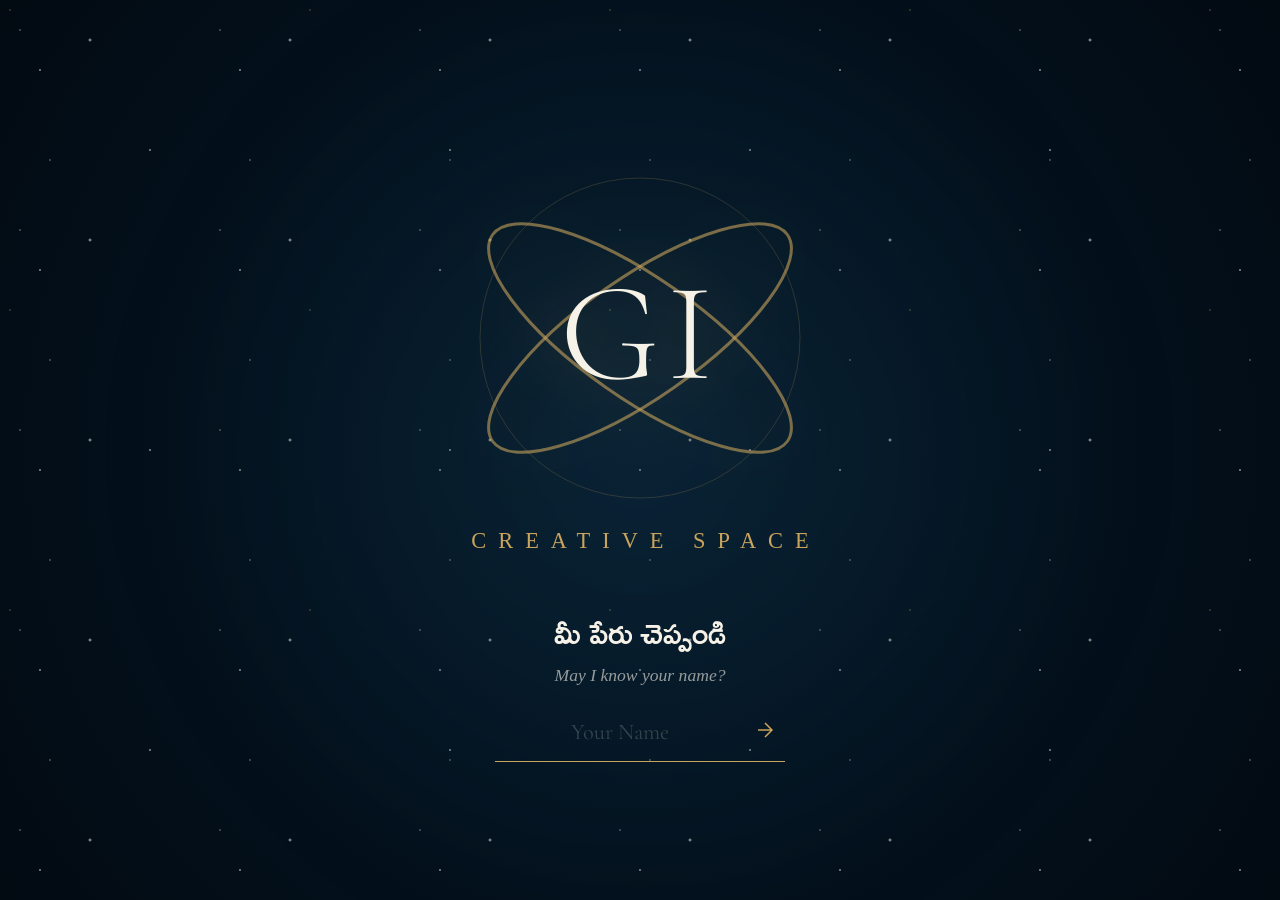
<file: deepseek_html_20261017_9bf40f.html>
<!DOCTYPE html>
<html lang="te">
<head>
    <meta charset="UTF-8">
    <meta name="viewport" content="width=device-width, initial-scale=1.0">
    <title>GI Creative Space | Inspired by Tradition</title>
    <link rel="stylesheet" href="css/main.css">
    <!-- Google Fonts for Premium Telugu and English Typography -->
    <link rel="preconnect" href="https://fonts.googleapis.com">
    <link rel="preconnect" href="https://fonts.gstatic.com" crossorigin>
    <link href="https://fonts.googleapis.com/css2?family=Cormorant+Garamond:wght@300;400;600&family=Gurajada&family=Ramabhadra&display=swap" rel="stylesheet">
</head>
<body>

    <!-- ==========================================
         SPACE ENTRANCE (Visible on load)
    =========================================== -->
    <div id="space-entrance" class="entrance-active">
        <div class="space-bg">
            <div class="stars"></div>
            <div class="stars2"></div>
            <div class="nebula"></div>
        </div>

        <div class="entrance-content">
            <!-- GIANT GI MONOGRAM -->
            <div class="logo-container">
                <svg class="giant-gi-logo" viewBox="0 0 200 200" xmlns="http://www.w3.org/2000/svg">
                    <!-- Orbital Rings -->
                    <ellipse cx="100" cy="100" rx="90" ry="30" transform="rotate(-35 100 100)" fill="none" stroke="var(--gold)" stroke-width="1.5" opacity="0.6"/>
                    <ellipse cx="100" cy="100" rx="90" ry="30" transform="rotate(35 100 100)" fill="none" stroke="var(--gold)" stroke-width="1.5" opacity="0.6"/>
                    <ellipse cx="100" cy="100" rx="80" ry="80" fill="none" stroke="var(--gold)" stroke-width="0.5" opacity="0.2"/>
                    
                    <!-- GI Letters -->
                    <text x="100" y="120" font-family="Cormorant Garamond, serif" font-size="70" fill="var(--ivory)" text-anchor="middle" font-weight="300" letter-spacing="4">GI</text>
                </svg>
                <h1 class="brand-title">CREATIVE SPACE</h1>
            </div>

            <!-- Name Prompt -->
            <div id="name-prompt" class="fade-in">
                <p class="telugu-prompt">మీ పేరు చెప్పండి</p>
                <p class="english-prompt">May I know your name?</p>
                <form id="visitor-form">
                    <input type="text" id="visitor-name" placeholder="Your Name" autocomplete="off" required>
                    <button type="submit" aria-label="Enter">
                        <svg width="24" height="24" viewBox="0 0 24 24" fill="none" stroke="currentColor" stroke-width="1.5"><path d="M5 12h14M12 5l7 7-7 7"/></svg>
                    </button>
                </form>
            </div>

            <!-- Personalized Welcome -->
            <div id="personal-welcome" class="hidden">
                <h2 id="welcome-message" class="welcome-text"></h2>
                <p class="welcome-sub">సృజనాత్మక ప్రపంచంలోకి స్వాగతం</p>
            </div>
        </div>
    </div>

    <!-- ==========================================
         HOMEPAGE (Hidden initially, revealed after transition)
    =========================================== -->
    <div id="homepage" class="hidden">
        <!-- Hero Section (Havelock Bridge Colors) -->
        <section class="hero-section">
            <div class="hero-overlay"></div>
            <div class="hero-content">
                <h1 class="telugu-headline">గోదావరి స్ఫూర్తితో…<br>సృజనాత్మక ప్రపంచంలోకి.</h1>
                <p class="english-subhead">Inspired by Tradition, Driven by Innovation</p>
                <p class="brand-identity">Godavari Roots. Ippanapadu Soul.</p>
            </div>
        </section>
        
        <!-- FIVE WORLDS DIRECTORY -->
        <section class="five-worlds-section" id="vibhagalu">
            <div class="section-header">
                <h2 class="telugu-title">ఐదు ప్రపంచాలు</h2>
                <p class="english-subtitle">The Five Worlds</p>
            </div>
            
            <div class="worlds-grid">
                <!-- 1. GI.Writings -->
                <a href="pages/gi_writings.html" class="world-card world-writings">
                    <span class="element-tag">జలం / Jalam</span>
                    <h3>GI.Writings</h3>
                    <p>కథలు, కవితలు, జ్ఞాపకాలు, గ్రామ కథలు మరియు రచనా నైపుణ్యాలు.</p>
                </a>
                <!-- 2. GI.Devotional -->
                <a href="pages/gi_devotional.html" class="world-card world-devotional">
                    <span class="element-tag">అగ్ని / Agni</span>
                    <h3>GI.Devotional</h3>
                    <p>ఆలయాలు, చరిత్ర, పురాణాలు, వేదాలు, రామాయణం మరియు భగవద్గీత.</p>
                </a>
                <!-- 3. GI.Digital -->
                <a href="pages/gi_digital.html" class="world-card world-digital">
                    <span class="element-tag">వాయువు / Vayuvu</span>
                    <h3>GI.Digital</h3>
                    <p>వెబ్సైట్లు, డిజిటల్ ఏజెన్సీ సేవలు, AI ప్రకటనలు మరియు సోషల్ మీడియా.</p>
                </a>
                <!-- 4. GI.Education -->
                <a href="pages/gi_education.html" class="world-card world-education">
                    <span class="element-tag">భూమి / Bhumi</span>
                    <h3>GI.Education</h3>
                    <p>సంప్రదాయం, సంస్కృతి మరియు సాంకేతికతను కలిపే భవిష్యత్ విద్యా వ్యవస్థ.</p>
                </a>
                <!-- 5. GI.Space -->
                <a href="pages/gi_space.html" class="world-card world-space">
                    <span class="element-tag">ఆకాశం / Aakasham</span>
                    <h3>GI.Space</h3>
                    <p>వినోదం, క్రీడలు, సృజనాత్మకత, ప్రయోగాలు మరియు కొత్త ఆలోచనలు.</p>
                </a>
            </div>
        </section>
    </div>

    <script src="js/main.js"></script>
</body>
</html>
</file>
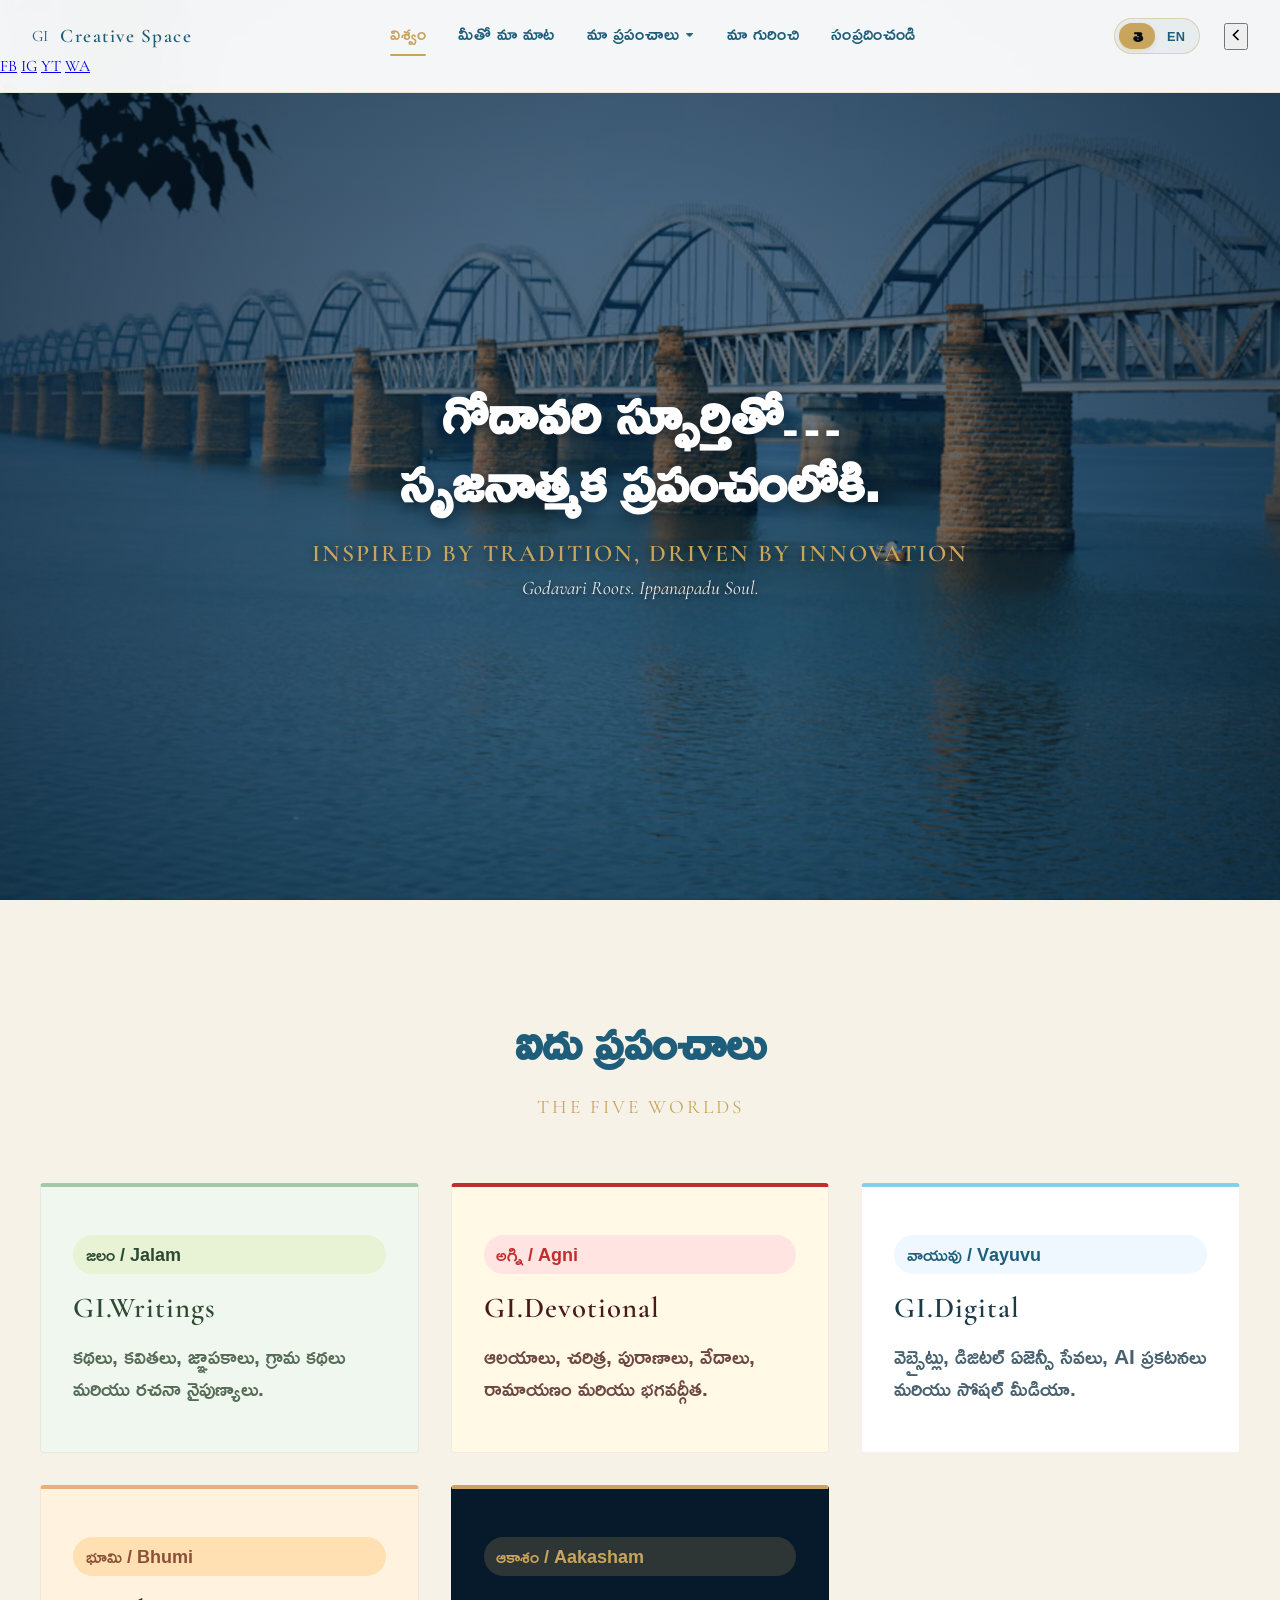
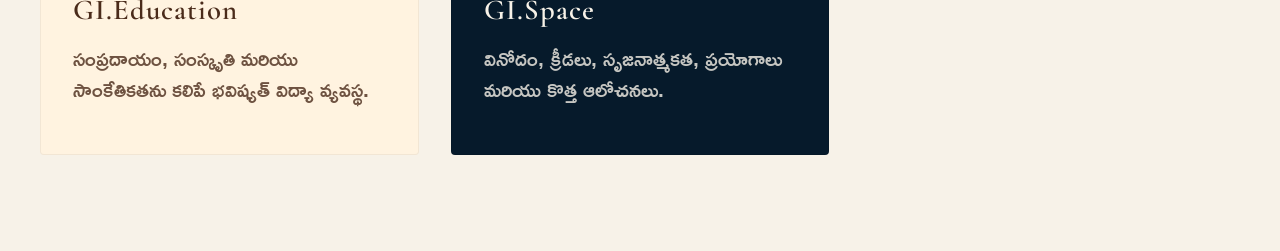
<file: deepseek_html_20261017_a367e5.html>
<!DOCTYPE html>
<html lang="te">
<head>
    <meta charset="UTF-8">
    <meta name="viewport" content="width=device-width, initial-scale=1.0">
    <title>GI Creative Space | Home</title>
    <link rel="stylesheet" href="css/main.css">
    <meta name="theme-color" content="#1F5E7A">
    <link rel="manifest" href="manifest.json">
    <link rel="apple-touch-icon" href="assets/icons/icon-192x192.png">
    
    <link rel="preconnect" href="https://fonts.googleapis.com">
    <link rel="preconnect" href="https://fonts.gstatic.com" crossorigin>
    <link href="https://fonts.googleapis.com/css2?family=Cormorant+Garamond:wght@300;400;600&family=Gurajada&family=Ramabhadra&display=swap" rel="stylesheet">
</head>
<body class="homepage-body fade-in-page">

    <header id="main-header" class="header-visible">
        <div class="header-inner">
            <a href="home.html" class="header-logo">
                <span class="logo-text">GI</span>
                <span class="brand-name">Creative Space</span>
            </a>

            <!-- Mobile Menu Button -->
            <button id="mobile-menu-btn" class="mobile-menu-btn" aria-label="Open Menu">
                <svg width="30" height="30" viewBox="0 0 24 24" fill="none" stroke="var(--river-blue)" stroke-width="2"><path d="M3 12h18M3 6h18M3 18h18"/></svg>
            </button>

            <nav class="main-nav" id="main-nav">
                <ul>
                    <li>
                        <a href="home.html" class="active">
                            <span class="lang-te">విశ్వం</span>
                            <span class="lang-en">Universe</span>
                        </a>
                    </li>
                    <li>
                        <a href="#meetho-maa-maata">
                            <span class="lang-te">మీతో మా మాట</span>
                            <span class="lang-en">Our Words With You</span>
                        </a>
                    </li>
                    
                    <li class="dropdown">
                        <a href="#vibhagalu" class="dropbtn">
                            <span class="lang-te">మా ప్రపంచాలు ▾</span>
                            <span class="lang-en">Our Worlds ▾</span>
                        </a>
                        <div class="dropdown-content">
                            <a href="pages/gi_writings.html">
                                <span class="lang-te">GI.Writings (జలం)</span>
                                <span class="lang-en">GI.Writings (Water)</span>
                            </a>
                            <a href="pages/gi_devotional.html">
                                <span class="lang-te">GI.Devotional (అగ్ని)</span>
                                <span class="lang-en">GI.Devotional (Fire)</span>
                            </a>
                            <a href="pages/gi_digital.html">
                                <span class="lang-te">GI.Digital (వాయువు)</span>
                                <span class="lang-en">GI.Digital (Air)</span>
                            </a>
                            <a href="pages/gi_education.html">
                                <span class="lang-te">GI.Education (భూమి)</span>
                                <span class="lang-en">GI.Education (Earth)</span>
                            </a>
                            <a href="pages/gi_space.html">
                                <span class="lang-te">GI.Space (ఆకాశం)</span>
                                <span class="lang-en">GI.Space (Space)</span>
                            </a>
                        </div>
                    </li>
                    
                    <li>
                        <a href="pages/about.html">
                            <span class="lang-te">మా గురించి</span>
                            <span class="lang-en">About Us</span>
                        </a>
                    </li>
                    <li>
                        <a href="pages/contact.html">
                            <span class="lang-te">సంప్రదించండి</span>
                            <span class="lang-en">Contact Us</span>
                        </a>
                    </li>
                </ul>
                
                <!-- Mobile Language Toggle -->
                <div class="mobile-only-toggle">
                    <div class="lang-toggle-wrapper">
                        <button class="lang-toggle" aria-label="Toggle Language">
                            <span class="lang-option te-option active">తె</span>
                            <span class="lang-option en-option">EN</span>
                            <div class="lang-slider"></div>
                        </button>
                    </div>
                </div>
            </nav>

            <!-- Desktop Actions -->
            <div class="header-actions desktop-only-actions">
                <div class="lang-toggle-wrapper">
                    <button class="lang-toggle" aria-label="Toggle Language">
                        <span class="lang-option te-option active">తె</span>
                        <span class="lang-option en-option">EN</span>
                        <div class="lang-slider"></div>
                    </button>
                </div>

                <div class="social-toggle-container">
                    <button id="social-toggle-btn" aria-label="Toggle Social Media">
                        <svg width="20" height="20" viewBox="0 0 24 24" fill="none" stroke="currentColor" stroke-width="2"><path d="M15 18l-6-6 6-6"/></svg>
                    </button>
                </div>
            </div>
        </div>

        <div id="social-ribbon" class="social-ribbon">
            <a href="#" aria-label="Facebook">FB</a>
            <a href="#" aria-label="Instagram">IG</a>
            <a href="#" aria-label="YouTube">YT</a>
            <a href="#" aria-label="WhatsApp">WA</a>
        </div>
    </header>

    <section class="hero-section">
        <div class="hero-overlay"></div>
        <div class="hero-content">
            <h1 class="telugu-headline">గోదావరి స్ఫూర్తితో…<br>సృజనాత్మక ప్రపంచంలోకి.</h1>
            <p class="english-subhead">Inspired by Tradition, Driven by Innovation</p>
            <p class="brand-identity">Godavari Roots. Ippanapadu Soul.</p>
        </div>
    </section>
    
    <section class="five-worlds-section" id="vibhagalu">
        <div class="section-header">
            <h2 class="telugu-title">ఐదు ప్రపంచాలు</h2>
            <p class="english-subtitle">The Five Worlds</p>
        </div>
        
        <div class="worlds-grid">
            <a href="pages/gi_writings.html" class="world-card world-writings">
                <span class="element-tag">జలం / Jalam</span>
                <h3>GI.Writings</h3>
                <p>కథలు, కవితలు, జ్ఞాపకాలు, గ్రామ కథలు మరియు రచనా నైపుణ్యాలు.</p>
            </a>
            <a href="pages/gi_devotional.html" class="world-card world-devotional">
                <span class="element-tag">అగ్ని / Agni</span>
                <h3>GI.Devotional</h3>
                <p>ఆలయాలు, చరిత్ర, పురాణాలు, వేదాలు, రామాయణం మరియు భగవద్గీత.</p>
            </a>
            <a href="pages/gi_digital.html" class="world-card world-digital">
                <span class="element-tag">వాయువు / Vayuvu</span>
                <h3>GI.Digital</h3>
                <p>వెబ్సైట్లు, డిజిటల్ ఏజెన్సీ సేవలు, AI ప్రకటనలు మరియు సోషల్ మీడియా.</p>
            </a>
            <a href="pages/gi_education.html" class="world-card world-education">
                <span class="element-tag">భూమి / Bhumi</span>
                <h3>GI.Education</h3>
                <p>సంప్రదాయం, సంస్కృతి మరియు సాంకేతికతను కలిపే భవిష్యత్ విద్యా వ్యవస్థ.</p>
            </a>
            <a href="pages/gi_space.html" class="world-card world-space">
                <span class="element-tag">ఆకాశం / Aakasham</span>
                <h3>GI.Space</h3>
                <p>వినోదం, క్రీడలు, సృజనాత్మకత, ప్రయోగాలు మరియు కొత్త ఆలోచనలు.</p>
            </a>
        </div>
    </section>

    <script src="js/main.js"></script>
</body>
</html>
</file>
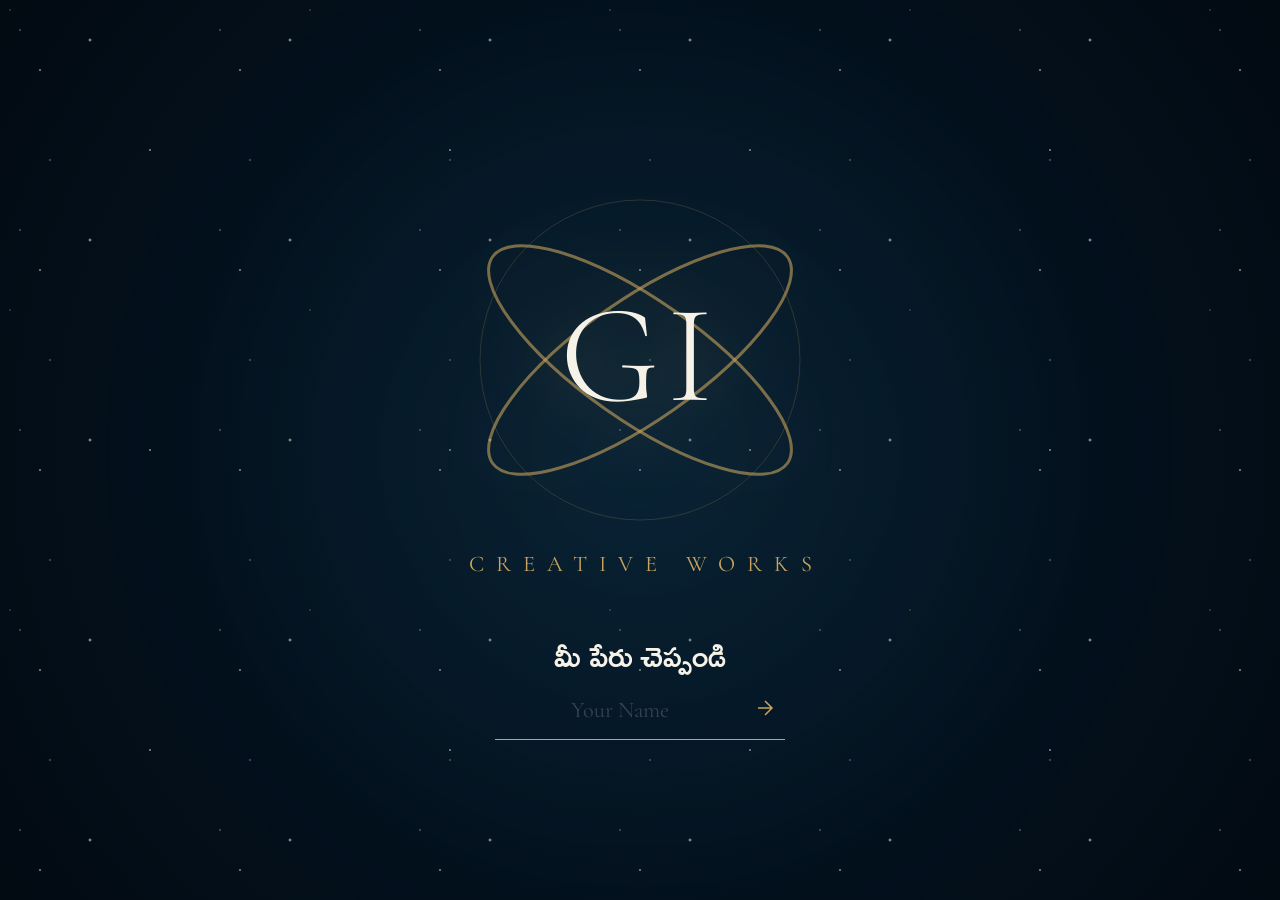
<file: deepseek_html_20261017_cb7e30 (1).html>
<!DOCTYPE html>
<html lang="te">
<head>
    <!-- Cache Control -->
    <meta http-equiv="Cache-Control" content="no-cache, no-store, must-revalidate">
    <meta http-equiv="Pragma" content="no-cache">
    <meta http-equiv="Expires" content="0">
    
    <meta charset="UTF-8">
    <meta name="viewport" content="width=device-width, initial-scale=1.0">
    <title>GI Creative Works | Entrance</title>
    
    <!-- PWA & Icons -->
    <link rel="icon" type="image/png" href="assets/icons/favicon.png">
    <meta name="theme-color" content="#061A2B">
    <link rel="manifest" href="manifest.json">
    <link rel="apple-touch-icon" href="assets/icons/icon-192x192.png">
    
    <!-- Stylesheets -->
    <link rel="stylesheet" href="css/main.css">
    
    <!-- Google Fonts -->
    <link rel="preconnect" href="https://fonts.googleapis.com">
    <link rel="preconnect" href="https://fonts.gstatic.com" crossorigin>
    <link href="https://fonts.googleapis.com/css2?family=Cormorant+Garamond:wght@300;400;600;700&family=Peddana&family=Ramabhadra&display=swap" rel="stylesheet">
</head>
<body class="entrance-body">

    <!-- SPACE ENTRANCE CONTAINER -->
    <div id="space-entrance" class="entrance-active">
        
        <!-- Animated Space Background -->
        <div class="space-bg">
            <div class="stars"></div>
            <div class="stars2"></div>
            <div class="nebula"></div>
        </div>

        <!-- Entrance Content -->
        <div class="entrance-content">
            
            <!-- GIANT GI MONOGRAM -->
            <div class="logo-container">
                <svg class="giant-gi-logo" viewBox="0 0 200 200" xmlns="http://www.w3.org/2000/svg">
                    <ellipse cx="100" cy="100" rx="90" ry="30" transform="rotate(-35 100 100)" fill="none" stroke="var(--gold)" stroke-width="1.5" opacity="0.6"/>
                    <ellipse cx="100" cy="100" rx="90" ry="30" transform="rotate(35 100 100)" fill="none" stroke="var(--gold)" stroke-width="1.5" opacity="0.6"/>
                    <ellipse cx="100" cy="100" rx="80" ry="80" fill="none" stroke="var(--gold)" stroke-width="0.5" opacity="0.2"/>
                    <text x="100" y="120" font-family="Cormorant Garamond, serif" font-size="70" fill="var(--ivory)" text-anchor="middle" font-weight="300" letter-spacing="4">GI</text>
                </svg>
                <h1 class="brand-title">CREATIVE WORKS</h1>
            </div>

            <!-- Name Input Prompt -->
            <div id="name-prompt" class="fade-in">
                <p class="telugu-prompt lang-te">మీ పేరు చెప్పండి</p>
                <p class="english-prompt lang-en">May I know your name?</p>
                
                <form id="visitor-form">
                    <input type="text" id="visitor-name" placeholder="Your Name" autocomplete="off" required>
                    <button type="submit" aria-label="Enter">
                        <svg width="24" height="24" viewBox="0 0 24 24" fill="none" stroke="currentColor" stroke-width="1.5">
                            <path d="M5 12h14M12 5l7 7-7 7"/>
                        </svg>
                    </button>
                </form>
            </div>

            <!-- Personalized Welcome (Hidden initially) -->
            <div id="personal-welcome" class="hidden">
                <h2 id="welcome-message" class="welcome-text"></h2>
                <p class="welcome-sub lang-te">సృజనాత్మక ప్రపంచంలోకి స్వాగతం</p>
                <p class="welcome-sub lang-en">Welcome to the Creative World</p>
            </div>
            
        </div>
    </div>

    <!-- Scripts -->
    <script src="js/main.js"></script>
</body>
</html>
</file>
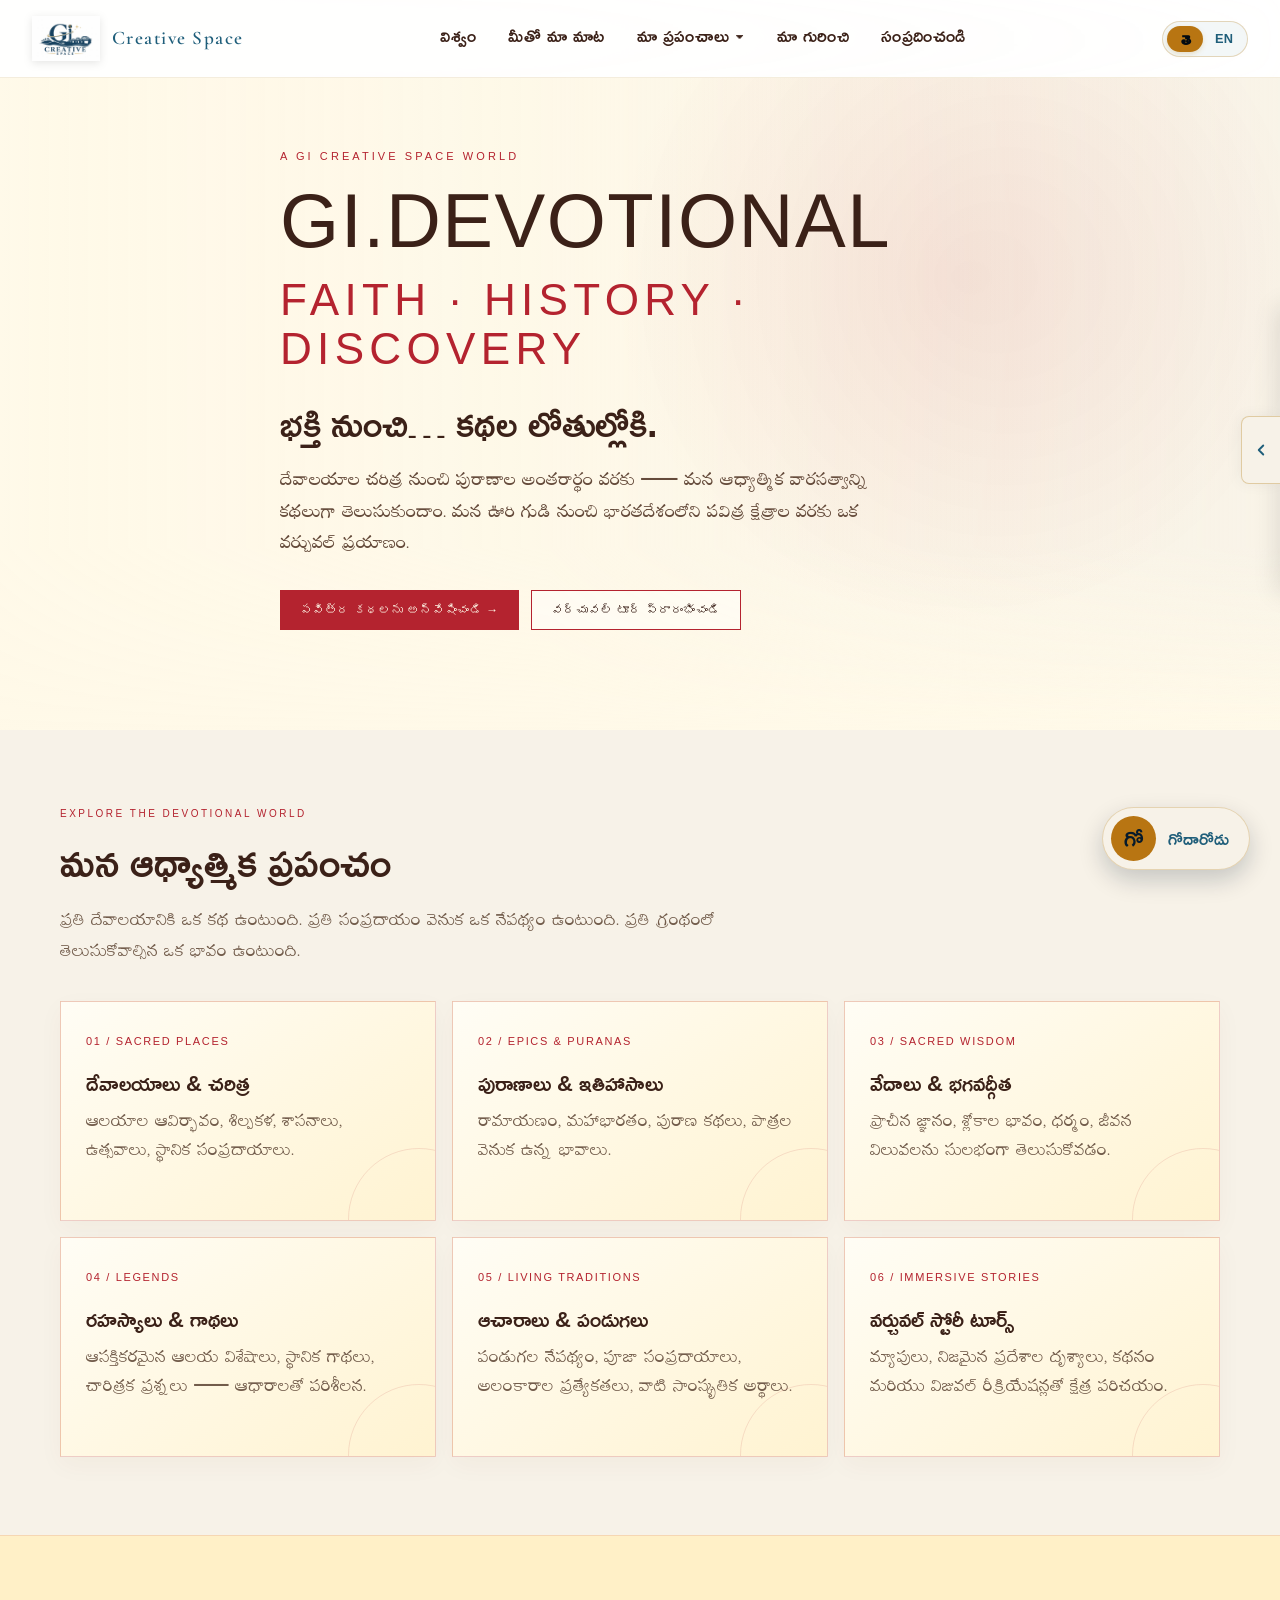
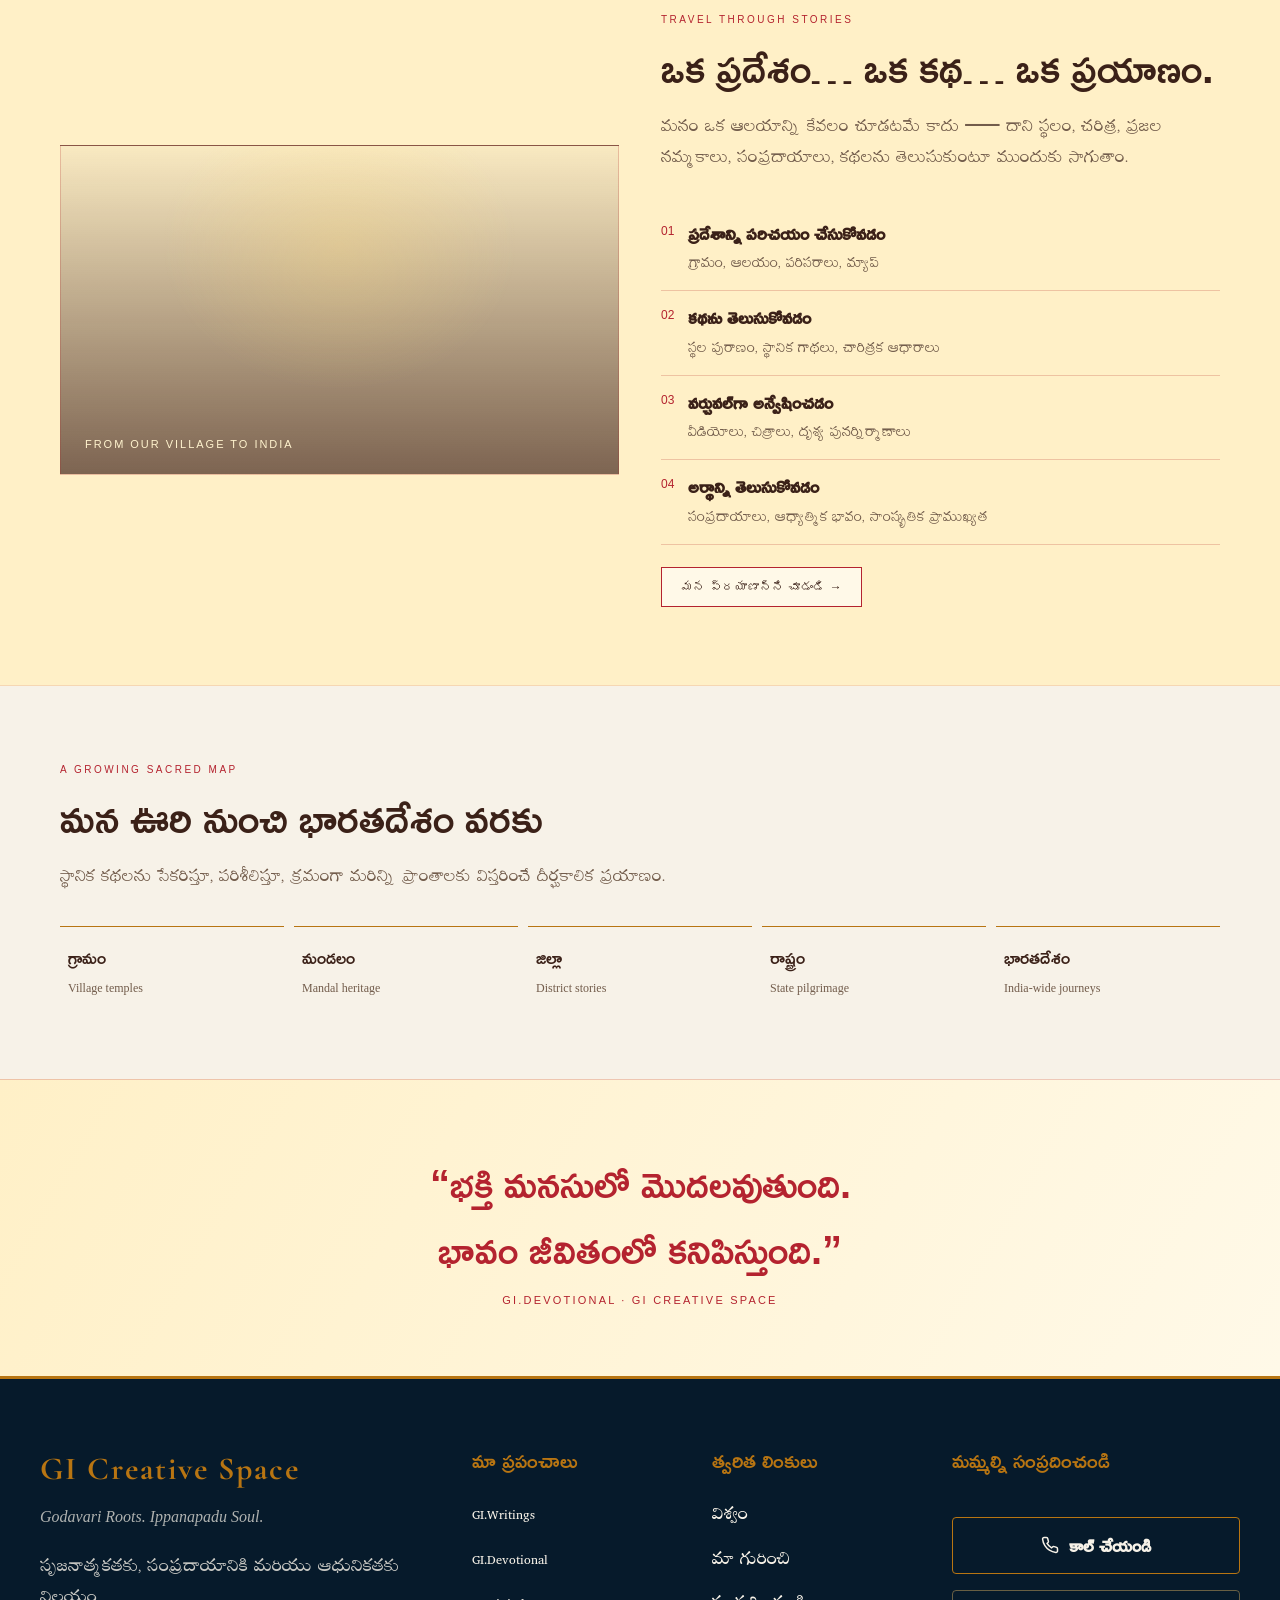
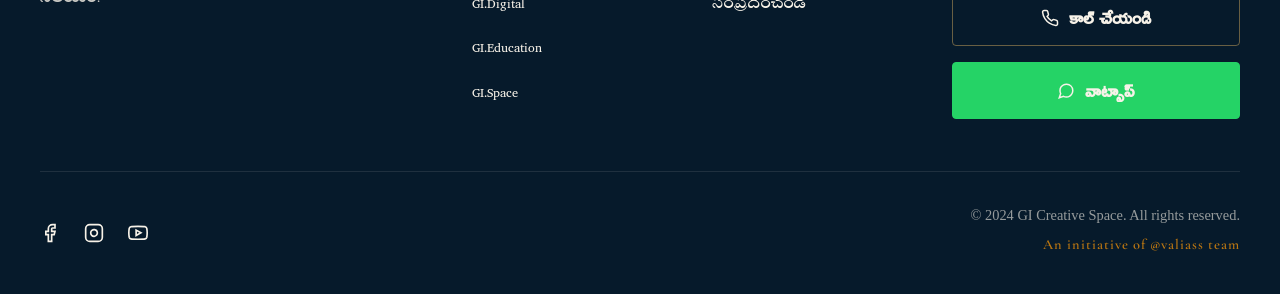
<file: deepseek_html_20261017_fb9885.html>
<!DOCTYPE html>
<html lang="te">
<head>
    <meta charset="UTF-8">
    <meta name="viewport" content="width=device-width, initial-scale=1.0">
    <title>GI.Devotional | Sacred Stories & Virtual Tours</title>
    <meta name="description" content="GI.Devotional — ఆలయాలు, చరిత్ర, పురాణాలు, వేదాలు, రామాయణం మరియు భగవద్గీత.">
    <meta name="theme-color" content="#fff9e8">
    
    <!-- Global Styles -->
    <link rel="stylesheet" href="../css/main.css">
    <!-- World Specific Styles -->
    <link rel="stylesheet" href="../css/devotional.css">
    
    <!-- PWA & Favicon -->
    <link rel="manifest" href="../manifest.json">
    <link rel="apple-touch-icon" href="../assets/icons/icon-192x192.png">
    <link rel="icon" type="image/png" href="../assets/icons/favicon.png">
    
    <!-- Google Fonts -->
    <link rel="preconnect" href="https://fonts.googleapis.com">
    <link rel="preconnect" href="https://fonts.gstatic.com" crossorigin>
    <link href="https://fonts.googleapis.com/css2?family=Cormorant+Garamond:wght@300;400;600;700&family=Peddana&family=Ramabhadra&display=swap" rel="stylesheet">
</head>
<body class="homepage-body fade-in-page devotional-page">

    <!-- PREMIUM RIGHT SIDE SOCIAL RIBBON -->
    <div class="social-sidebar" id="social-sidebar">
        <button id="social-toggle-btn" class="social-toggle-btn" aria-label="Toggle Social Media">
            <svg width="18" height="18" viewBox="0 0 24 24" fill="none" stroke="currentColor" stroke-width="2.5" stroke-linecap="round" stroke-linejoin="round"><path d="M15 18l-6-6 6-6"/></svg>
        </button>
        <div class="social-ribbon" id="social-ribbon">
            <a href="#" aria-label="Facebook"><svg width="22" height="22" viewBox="0 0 24 24" fill="none" stroke="currentColor" stroke-width="2"><path d="M18 2h-3a5 5 0 0 0-5 5v3H7v4h3v8h4v-8h3l1-4h-4V7a1 1 0 0 1 1-1h3z"></path></svg></a>
            <a href="#" aria-label="Instagram"><svg width="22" height="22" viewBox="0 0 24 24" fill="none" stroke="currentColor" stroke-width="2"><rect x="2" y="2" width="20" height="20" rx="5" ry="5"></rect><path d="M16 11.37A4 4 0 1 1 12.63 8 4 4 0 0 1 16 11.37z"></path><line x1="17.5" y1="6.5" x2="17.51" y2="6.5"></line></svg></a>
            <a href="#" aria-label="YouTube"><svg width="22" height="22" viewBox="0 0 24 24" fill="none" stroke="currentColor" stroke-width="2"><path d="M22.54 6.42a2.78 2.78 0 0 0-1.94-2C18.88 4 12 4 12 4s-6.88 0-8.6.46a2.78 2.78 0 0 0-1.94 2A29 29 0 0 0 1 11.75a29 29 0 0 0 .46 5.33 2.78 2.78 0 0 0 1.94 2c1.72.46 8.6.46 8.6.46s6.88 0 8.6-.46a2.78 2.78 0 0 0 1.94-2 29 29 0 0 0 .46-5.33 29 29 0 0 0-.46-5.33z"></path><polygon points="9.75 15.02 15.5 11.75 9.75 8.48 9.75 15.02"></polygon></svg></a>
            <a href="#" aria-label="WhatsApp"><svg width="22" height="22" viewBox="0 0 24 24" fill="none" stroke="currentColor" stroke-width="2"><path d="M21 11.5a8.38 8.38 0 0 1-.9 3.8 8.5 8.5 0 0 1-7.6 4.7 8.38 8.38 0 0 1-3.8-.9L3 21l1.9-5.7a8.38 8.38 0 0 1-.9-3.8 8.5 8.5 0 0 1 4.7-7.6 8.38 8.38 0 0 1 3.8-.9h.5a8.48 8.48 0 0 1 8 8v.5z"></path></svg></a>
        </div>
    </div>

    <!-- MAIN HEADER -->
    <header id="main-header" class="header-visible">
        <div class="header-inner">
            <a href="../home.html" class="header-logo">
                <img src="../assets/logo/logo.png" alt="GI Creative Space Logo" class="logo-img">
                <span class="brand-name">Creative Space</span>
            </a>

            <button id="mobile-menu-btn" class="mobile-menu-btn" aria-label="Open Menu">
                <svg width="30" height="30" viewBox="0 0 24 24" fill="none" stroke="var(--river-blue)" stroke-width="2"><path d="M3 12h18M3 6h18M3 18h18"/></svg>
            </button>

            <nav class="main-nav" id="main-nav">
                <ul>
                    <li><a href="../home.html"><span class="lang-te">విశ్వం</span><span class="lang-en">Universe</span></a></li>
                    <li><a href="../home.html#meetho-maa-maata"><span class="lang-te">మీతో మా మాట</span><span class="lang-en">Our Words</span></a></li>
                    <li class="dropdown">
                        <a href="../home.html#vibhagalu" class="dropbtn"><span class="lang-te">మా ప్రపంచాలు ▾</span><span class="lang-en">Our Worlds ▾</span></a>
                        <div class="dropdown-content">
                            <a href="gi_writings.html"><span class="lang-te">GI.Writings (జలం)</span><span class="lang-en">GI.Writings (Water)</span></a>
                            <a href="gi_devotional.html"><span class="lang-te">GI.Devotional (అగ్ని)</span><span class="lang-en">GI.Devotional (Fire)</span></a>
                            <a href="gi_digital.html"><span class="lang-te">GI.Digital (వాయువు)</span><span class="lang-en">GI.Digital (Air)</span></a>
                            <a href="gi_education.html"><span class="lang-te">GI.Education (భూమి)</span><span class="lang-en">GI.Education (Earth)</span></a>
                            <a href="gi_space.html"><span class="lang-te">GI.Space (ఆకాశం)</span><span class="lang-en">GI.Space (Space)</span></a>
                        </div>
                    </li>
                    <li><a href="about.html"><span class="lang-te">మా గురించి</span><span class="lang-en">About Us</span></a></li>
                    <li><a href="contact.html"><span class="lang-te">సంప్రదించండి</span><span class="lang-en">Contact Us</span></a></li>
                </ul>
                <div class="mobile-only-toggle">
                    <div class="lang-toggle-wrapper"><button class="lang-toggle" aria-label="Toggle Language"><span class="lang-option te-option active">తె</span><span class="lang-option en-option">EN</span><div class="lang-slider"></div></button></div>
                </div>
            </nav>

            <div class="header-actions desktop-only-actions">
                <div class="lang-toggle-wrapper"><button class="lang-toggle" aria-label="Toggle Language"><span class="lang-option te-option active">తె</span><span class="lang-option en-option">EN</span><div class="lang-slider"></div></button></div>
            </div>
        </div>
    </header>

    <!-- HERO SECTION -->
    <section class="dev-hero">
        <div class="dev-wrap dev-hero-content">
            <div class="eyebrow">A GI CREATIVE SPACE WORLD</div>
            <h1>GI.DEVOTIONAL<span>FAITH · HISTORY · DISCOVERY</span></h1>
            <h2>
                <span class="lang-te">భక్తి నుంచి… కథల లోతుల్లోకి.</span>
                <span class="lang-en">From Devotion… Into the Depths of Stories.</span>
            </h2>
            <p>
                <span class="lang-te">దేవాలయాల చరిత్ర నుంచి పురాణాల అంతరార్థం వరకు — మన ఆధ్యాత్మిక వారసత్వాన్ని కథలుగా తెలుసుకుందాం. మన ఊరి గుడి నుంచి భారతదేశంలోని పవిత్ర క్షేత్రాల వరకు ఒక వర్చువల్ ప్రయాణం.</span>
                <span class="lang-en">From the history of temples to the deeper meanings of Puranas — let's explore our spiritual heritage through stories. A virtual journey from our village temple to the sacred sites across India.</span>
            </p>
            <div class="actions">
                <a class="dev-btn primary" href="#stories"><span class="lang-te">పవిత్ర కథలను అన్వేషించండి →</span><span class="lang-en">Explore Sacred Stories →</span></a>
                <a class="dev-btn" href="#tours"><span class="lang-te">వర్చువల్ టూర్ ప్రారంభించండి</span><span class="lang-en">Start Virtual Tour</span></a>
            </div>
        </div>
    </section>

    <!-- MAIN CONTENT -->
    <main class="world-content">
        <section id="world" class="section-padding">
            <div class="dev-wrap">
                <div class="section-label">EXPLORE THE DEVOTIONAL WORLD</div>
                <h2 class="section-title"><span class="lang-te">మన ఆధ్యాత్మిక ప్రపంచం</span><span class="lang-en">Our Spiritual World</span></h2>
                <p class="intro">
                    <span class="lang-te">ప్రతి దేవాలయానికి ఒక కథ ఉంటుంది. ప్రతి సంప్రదాయం వెనుక ఒక నేపథ్యం ఉంటుంది. ప్రతి గ్రంథంలో తెలుసుకోవాల్సిన ఒక భావం ఉంటుంది.</span>
                    <span class="lang-en">Every temple has a story. Every tradition has a background. Every scripture holds a meaning waiting to be discovered.</span>
                </p>
                <div class="dev-cards" id="stories">
                    <article class="dev-card">
                        <span class="num">01 / SACRED PLACES</span>
                        <h3><span class="lang-te">దేవాలయాలు & చరిత్ర</span><span class="lang-en">Temples & History</span></h3>
                        <p><span class="lang-te">ఆలయాల ఆవిర్భావం, శిల్పకళ, శాసనాలు, ఉత్సవాలు, స్థానిక సంప్రదాయాలు.</span><span class="lang-en">Origins of temples, architecture, inscriptions, festivals, and local traditions.</span></p>
                    </article>
                    <article class="dev-card" id="scriptures">
                        <span class="num">02 / EPICS & PURANAS</span>
                        <h3><span class="lang-te">పురాణాలు & ఇతిహాసాలు</span><span class="lang-en">Puranas & Epics</span></h3>
                        <p><span class="lang-te">రామాయణం, మహాభారతం, పురాణ కథలు, పాత్రల వెనుక ఉన్న భావాలు.</span><span class="lang-en">Ramayana, Mahabharata, Puranic tales, and the deeper meanings behind the characters.</span></p>
                    </article>
                    <article class="dev-card">
                        <span class="num">03 / SACRED WISDOM</span>
                        <h3><span class="lang-te">వేదాలు & భగవద్గీత</span><span class="lang-en">Vedas & Bhagavad Gita</span></h3>
                        <p><span class="lang-te">ప్రాచీన జ్ఞానం, శ్లోకాల భావం, ధర్మం, జీవన విలువలను సులభంగా తెలుసుకోవడం.</span><span class="lang-en">Ancient wisdom, meanings of slokas, dharma, and life values explained simply.</span></p>
                    </article>
                    <article class="dev-card">
                        <span class="num">04 / LEGENDS</span>
                        <h3><span class="lang-te">రహస్యాలు & గాథలు</span><span class="lang-en">Mysteries & Legends</span></h3>
                        <p><span class="lang-te">ఆసక్తికరమైన ఆలయ విశేషాలు, స్థానిక గాథలు, చారిత్రక ప్రశ్నలు — ఆధారాలతో పరిశీలన.</span><span class="lang-en">Intriguing temple facts, local legends, and historical questions — examined with evidence.</span></p>
                    </article>
                    <article class="dev-card">
                        <span class="num">05 / LIVING TRADITIONS</span>
                        <h3><span class="lang-te">ఆచారాలు & పండుగలు</span><span class="lang-en">Rituals & Festivals</span></h3>
                        <p><span class="lang-te">పండుగల నేపథ్యం, పూజా సంప్రదాయాలు, అలంకారాల ప్రత్యేకతలు, వాటి సాంస్కృతిక అర్థాలు.</span><span class="lang-en">Background of festivals, worship traditions, uniqueness of decorations, and their cultural meanings.</span></p>
                    </article>
                    <article class="dev-card">
                        <span class="num">06 / IMMERSIVE STORIES</span>
                        <h3><span class="lang-te">వర్చువల్ స్టోరీ టూర్స్</span><span class="lang-en">Virtual Story Tours</span></h3>
                        <p><span class="lang-te">మ్యాపులు, నిజమైన ప్రదేశాల దృశ్యాలు, కథనం మరియు విజువల్ రీక్రియేషన్లతో క్షేత్ర పరిచయం.</span><span class="lang-en">An introduction to sacred sites with maps, real visuals, storytelling, and visual recreations.</span></p>
                    </article>
                </div>
            </div>
        </section>

        <section class="dev-tour" id="tours">
            <div class="dev-wrap tour-layout">
                <div class="tour-art"><span>FROM OUR VILLAGE TO INDIA</span></div>
                <div>
                    <div class="section-label">TRAVEL THROUGH STORIES</div>
                    <h2 class="section-title"><span class="lang-te">ఒక ప్రదేశం… ఒక కథ… ఒక ప్రయాణం.</span><span class="lang-en">A Place… A Story… A Journey.</span></h2>
                    <p class="intro">
                        <span class="lang-te">మనం ఒక ఆలయాన్ని కేవలం చూడటమే కాదు — దాని స్థలం, చరిత్ర, ప్రజల నమ్మకాలు, సంప్రదాయాలు, కథలను తెలుసుకుంటూ ముందుకు సాగుతాం.</span>
                        <span class="lang-en">We don't just view a temple — we move forward learning about its location, history, people's beliefs, traditions, and stories.</span>
                    </p>
                    <ul class="dev-steps">
                        <li><b>01</b><span><strong><span class="lang-te">ప్రదేశాన్ని పరిచయం చేసుకోవడం</span><span class="lang-en">Introduce the Location</span></strong><br><small><span class="lang-te">గ్రామం, ఆలయం, పరిసరాలు, మ్యాప్</span><span class="lang-en">Village, temple, surroundings, map</span></small></span></li>
                        <li><b>02</b><span><strong><span class="lang-te">కథను తెలుసుకోవడం</span><span class="lang-en">Learn the Story</span></strong><br><small><span class="lang-te">స్థల పురాణం, స్థానిక గాథలు, చారిత్రక ఆధారాలు</span><span class="lang-en">Sthala Purana, local legends, historical evidence</span></small></span></li>
                        <li><b>03</b><span><strong><span class="lang-te">వర్చువల్‌గా అన్వేషించడం</span><span class="lang-en">Explore Virtually</span></strong><br><small><span class="lang-te">వీడియోలు, చిత్రాలు, దృశ్య పునర్నిర్మాణాలు</span><span class="lang-en">Videos, images, visual recreations</span></small></span></li>
                        <li><b>04</b><span><strong><span class="lang-te">అర్థాన్ని తెలుసుకోవడం</span><span class="lang-en">Understand the Meaning</span></strong><br><small><span class="lang-te">సంప్రదాయాలు, ఆధ్యాత్మిక భావం, సాంస్కృతిక ప్రాముఖ్యత</span><span class="lang-en">Traditions, spiritual significance, cultural importance</span></small></span></li>
                    </ul>
                    <a class="dev-btn" href="#journey"><span class="lang-te">మన ప్రయాణాన్ని చూడండి →</span><span class="lang-en">See Our Journey →</span></a>
                </div>
            </div>
        </section>

        <section id="journey" class="section-padding">
            <div class="dev-wrap">
                <div class="section-label">A GROWING SACRED MAP</div>
                <h2 class="section-title"><span class="lang-te">మన ఊరి నుంచి భారతదేశం వరకు</span><span class="lang-en">From Our Village to India</span></h2>
                <p class="intro">
                    <span class="lang-te">స్థానిక కథలను సేకరిస్తూ, పరిశీలిస్తూ, క్రమంగా మరిన్ని ప్రాంతాలకు విస్తరించే దీర్ఘకాలిక ప్రయాణం.</span>
                    <span class="lang-en">A long-term journey of collecting and examining local stories, gradually expanding to more regions.</span>
                </p>
                <div class="dev-journey">
                    <div class="place"><strong><span class="lang-te">గ్రామం</span><span class="lang-en">Village</span></strong><small>Village temples</small></div>
                    <div class="place"><strong><span class="lang-te">మండలం</span><span class="lang-en">Mandal</span></strong><small>Mandal heritage</small></div>
                    <div class="place"><strong><span class="lang-te">జిల్లా</span><span class="lang-en">District</span></strong><small>District stories</small></div>
                    <div class="place"><strong><span class="lang-te">రాష్ట్రం</span><span class="lang-en">State</span></strong><small>State pilgrimage</small></div>
                    <div class="place"><strong><span class="lang-te">భారతదేశం</span><span class="lang-en">India</span></strong><small>India-wide journeys</small></div>
                </div>
            </div>
        </section>

        <div class="dev-quote">
            <blockquote>
                <span class="lang-te">“భక్తి మనసులో మొదలవుతుంది.<br>భావం జీవితంలో కనిపిస్తుంది.”</span>
                <span class="lang-en">“Devotion begins in the heart.<br>Its meaning is seen in life.”</span>
            </blockquote>
            <p>GI.DEVOTIONAL · GI CREATIVE SPACE</p>
        </div>
    </main>

    <!-- GLOBAL FOOTER -->
    <footer class="main-footer">
        <div class="footer-grid">
            <div class="footer-brand">
                <h2>GI Creative Space</h2>
                <p class="footer-tagline">Godavari Roots. Ippanapadu Soul.</p>
                <p class="footer-desc">
                    <span class="lang-te">సృజనాత్మకతకు, సంప్రదాయానికి మరియు ఆధునికతకు నిలయం.</span>
                    <span class="lang-en">A home for creativity, tradition, and innovation.</span>
                </p>
            </div>
            <div class="footer-links">
                <h3><span class="lang-te">మా ప్రపంచాలు</span><span class="lang-en">Our Worlds</span></h3>
                <ul>
                    <li><a href="gi_writings.html">GI.Writings</a></li>
                    <li><a href="gi_devotional.html">GI.Devotional</a></li>
                    <li><a href="gi_digital.html">GI.Digital</a></li>
                    <li><a href="gi_education.html">GI.Education</a></li>
                    <li><a href="gi_space.html">GI.Space</a></li>
                </ul>
            </div>
            <div class="footer-links">
                <h3><span class="lang-te">త్వరిత లింకులు</span><span class="lang-en">Quick Links</span></h3>
                <ul>
                    <li><a href="../home.html"><span class="lang-te">విశ్వం</span><span class="lang-en">Universe</span></a></li>
                    <li><a href="about.html"><span class="lang-te">మా గురించి</span><span class="lang-en">About Us</span></a></li>
                    <li><a href="contact.html"><span class="lang-te">సంప్రదించండి</span><span class="lang-en">Contact Us</span></a></li>
                </ul>
            </div>
            <div class="footer-contact">
                <h3><span class="lang-te">మమ్మల్ని సంప్రదించండి</span><span class="lang-en">Reach Out</span></h3>
                <a href="tel:+918985361991" class="footer-btn call-btn">
                    <svg width="18" height="18" viewBox="0 0 24 24" fill="none" stroke="currentColor" stroke-width="2"><path d="M22 16.92v3a2 2 0 0 1-2.18 2 19.79 19.79 0 0 1-8.63-3.07 19.5 19.5 0 0 1-6-6 19.79 19.79 0 0 1-3.07-8.67A2 2 0 0 1 4.11 2h3a2 2 0 0 1 2 1.72 12.84 12.84 0 0 0 .7 2.81 2 2 0 0 1-.45 2.11L8.09 9.91a16 16 0 0 0 6 6l1.27-1.27a2 2 0 0 1 2.11-.45 12.84 12.84 0 0 0 2.81.7A2 2 0 0 1 22 16.92z"></path></svg>
                    <span class="lang-te">కాల్ చేయండి</span><span class="lang-en">Call Us</span>
                </a>
                <a href="tel:+919133140148" class="footer-btn call-btn" style="border-color: rgba(201,164,92,0.5);">
                    <svg width="18" height="18" viewBox="0 0 24 24" fill="none" stroke="currentColor" stroke-width="2"><path d="M22 16.92v3a2 2 0 0 1-2.18 2 19.79 19.79 0 0 1-8.63-3.07 19.5 19.5 0 0 1-6-6 19.79 19.79 0 0 1-3.07-8.67A2 2 0 0 1 4.11 2h3a2 2 0 0 1 2 1.72 12.84 12.84 0 0 0 .7 2.81 2 2 0 0 1-.45 2.11L8.09 9.91a16 16 0 0 0 6 6l1.27-1.27a2 2 0 0 1 2.11-.45 12.84 12.84 0 0 0 2.81.7A2 2 0 0 1 22 16.92z"></path></svg>
                    <span class="lang-te">కాల్ చేయండి</span><span class="lang-en">Call Us</span>
                </a>
                <a href="https://wa.me/918985361991" target="_blank" rel="noopener noreferrer" class="footer-btn wa-btn">
                    <svg width="18" height="18" viewBox="0 0 24 24" fill="none" stroke="currentColor" stroke-width="2"><path d="M21 11.5a8.38 8.38 0 0 1-.9 3.8 8.5 8.5 0 0 1-7.6 4.7 8.38 8.38 0 0 1-3.8-.9L3 21l1.9-5.7a8.38 8.38 0 0 1-.9-3.8 8.5 8.5 0 0 1 4.7-7.6 8.38 8.38 0 0 1 3.8-.9h.5a8.48 8.48 0 0 1 8 8v.5z"></path></svg>
                    <span class="lang-te">వాట్సాప్</span><span class="lang-en">WhatsApp</span>
                </a>
            </div>
        </div>
        <div class="footer-bottom">
            <div class="footer-socials">
                <a href="#" aria-label="Facebook"><svg width="20" height="20" viewBox="0 0 24 24" fill="none" stroke="currentColor" stroke-width="2"><path d="M18 2h-3a5 5 0 0 0-5 5v3H7v4h3v8h4v-8h3l1-4h-4V7a1 1 0 0 1 1-1h3z"></path></svg></a>
                <a href="#" aria-label="Instagram"><svg width="20" height="20" viewBox="0 0 24 24" fill="none" stroke="currentColor" stroke-width="2"><rect x="2" y="2" width="20" height="20" rx="5" ry="5"></rect><path d="M16 11.37A4 4 0 1 1 12.63 8 4 4 0 0 1 16 11.37z"></path><line x1="17.5" y1="6.5" x2="17.51" y2="6.5"></line></svg></a>
                <a href="#" aria-label="YouTube"><svg width="20" height="20" viewBox="0 0 24 24" fill="none" stroke="currentColor" stroke-width="2"><path d="M22.54 6.42a2.78 2.78 0 0 0-1.94-2C18.88 4 12 4 12 4s-6.88 0-8.6.46a2.78 2.78 0 0 0-1.94 2A29 29 0 0 0 1 11.75a29 29 0 0 0 .46 5.33 2.78 2.78 0 0 0 1.94 2c1.72.46 8.6.46 8.6.46s6.88 0 8.6-.46a2.78 2.78 0 0 0 1.94-2 29 29 0 0 0 .46-5.33 29 29 0 0 0-.46-5.33z"></path><polygon points="9.75 15.02 15.5 11.75 9.75 8.48 9.75 15.02"></polygon></svg></a>
            </div>
            <div class="footer-legal">
                <p>&copy; 2024 GI Creative Space. All rights reserved.</p>
                <p class="footer-signature">An initiative of @valiass team</p>
            </div>
        </div>
    </footer>

    <!-- GODARODU FLOATING CHATBOT BUTTON -->
    <a href="godarodu.html" class="godarodu-fab" aria-label="Chat with Godarodu">
        <div class="godarodu-avatar"><span>గో</span></div>
        <div class="godarodu-text">
            <span class="lang-te">గోదారోడు</span>
            <span class="lang-en">Godarodu</span>
        </div>
    </a>

    <script src="../js/main.js"></script>
</body>
</html>
</file>
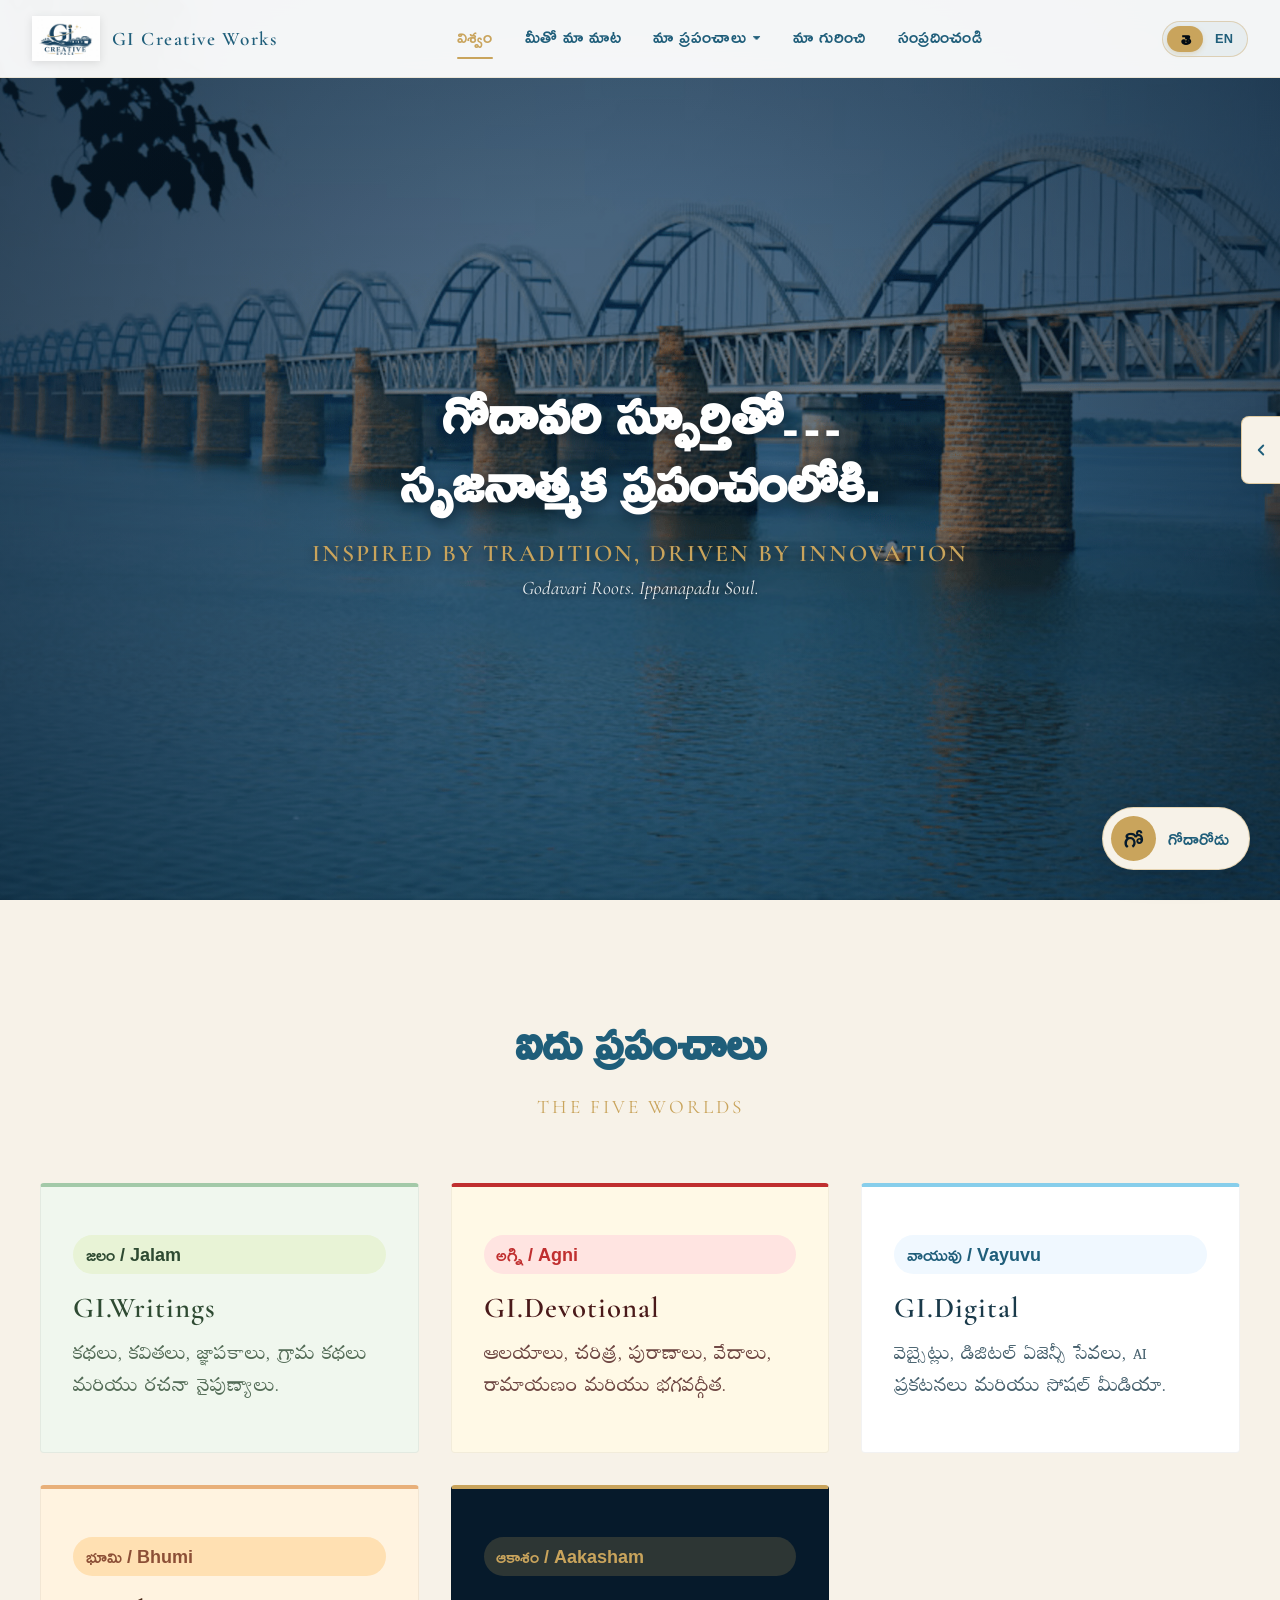
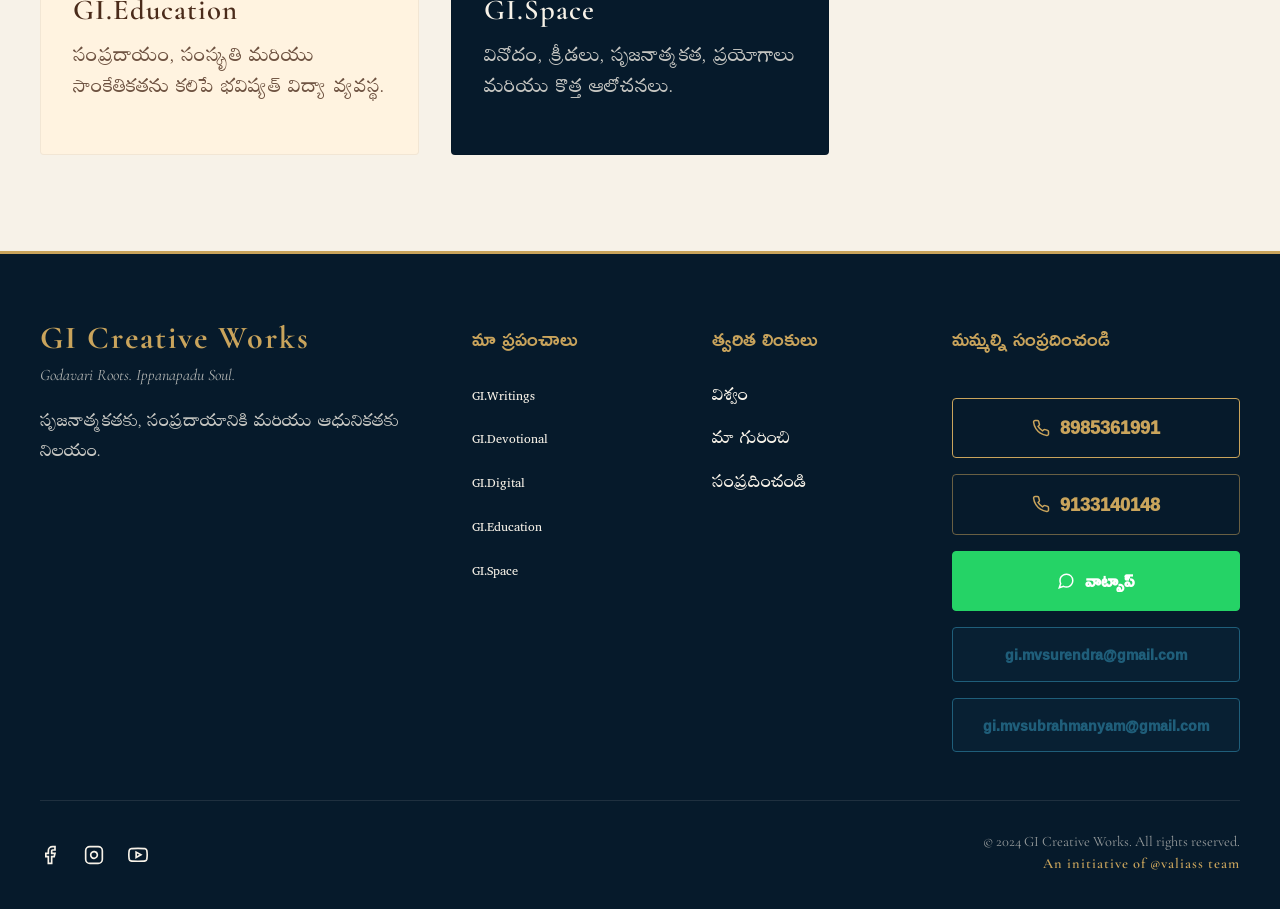
<file: home.html>
<!DOCTYPE html>
<html lang="te">
<head>
    <meta http-equiv="Cache-Control" content="no-cache, no-store, must-revalidate">
    <meta http-equiv="Pragma" content="no-cache">
    <meta http-equiv="Expires" content="0">
    <meta charset="UTF-8">
    <meta name="viewport" content="width=device-width, initial-scale=1.0">
    <title>GI Creative Works | Home</title>
    
    <link rel="icon" type="image/png" href="assets/icons/favicon.png">
    <link rel="stylesheet" href="css/main.css">
    <meta name="theme-color" content="#1F5E7A">
    <link rel="manifest" href="manifest.json">
    <link rel="apple-touch-icon" href="assets/icons/icon-192x192.png">
    
    <link rel="preconnect" href="https://fonts.googleapis.com">
    <link rel="preconnect" href="https://fonts.gstatic.com" crossorigin>
    <link href="https://fonts.googleapis.com/css2?family=Cormorant+Garamond:wght@300;400;600;700&family=Peddana&family=Ramabhadra&display=swap" rel="stylesheet">
</head>
<body class="homepage-body fade-in-page">

    <!-- PREMIUM RIGHT SIDE SOCIAL RIBBON -->
    <div class="social-sidebar" id="social-sidebar">
        <button id="social-toggle-btn" class="social-toggle-btn" aria-label="Toggle Social Media">
            <svg width="18" height="18" viewBox="0 0 24 24" fill="none" stroke="currentColor" stroke-width="2.5" stroke-linecap="round" stroke-linejoin="round"><path d="M15 18l-6-6 6-6"/></svg>
        </button>
        <div class="social-ribbon" id="social-ribbon">
            <a href="#" aria-label="Facebook" title="Facebook"><svg width="22" height="22" viewBox="0 0 24 24" fill="none" stroke="currentColor" stroke-width="2"><path d="M18 2h-3a5 5 0 0 0-5 5v3H7v4h3v8h4v-8h3l1-4h-4V7a1 1 0 0 1 1-1h3z"></path></svg></a>
            <a href="#" aria-label="Instagram" title="Instagram"><svg width="22" height="22" viewBox="0 0 24 24" fill="none" stroke="currentColor" stroke-width="2"><rect x="2" y="2" width="20" height="20" rx="5" ry="5"></rect><path d="M16 11.37A4 4 0 1 1 12.63 8 4 4 0 0 1 16 11.37z"></path><line x1="17.5" y1="6.5" x2="17.51" y2="6.5"></line></svg></a>
            <a href="#" aria-label="YouTube" title="YouTube"><svg width="22" height="22" viewBox="0 0 24 24" fill="none" stroke="currentColor" stroke-width="2"><path d="M22.54 6.42a2.78 2.78 0 0 0-1.94-2C18.88 4 12 4 12 4s-6.88 0-8.6.46a2.78 2.78 0 0 0-1.94 2A29 29 0 0 0 1 11.75a29 29 0 0 0 .46 5.33 2.78 2.78 0 0 0 1.94 2c1.72.46 8.6.46 8.6.46s6.88 0 8.6-.46a2.78 2.78 0 0 0 1.94-2 29 29 0 0 0 .46-5.33 29 29 0 0 0-.46-5.33z"></path><polygon points="9.75 15.02 15.5 11.75 9.75 8.48 9.75 15.02"></polygon></svg></a>
            <a href="#" aria-label="WhatsApp" title="WhatsApp"><svg width="22" height="22" viewBox="0 0 24 24" fill="none" stroke="currentColor" stroke-width="2"><path d="M21 11.5a8.38 8.38 0 0 1-.9 3.8 8.5 8.5 0 0 1-7.6 4.7 8.38 8.38 0 0 1-3.8-.9L3 21l1.9-5.7a8.38 8.38 0 0 1-.9-3.8 8.5 8.5 0 0 1 4.7-7.6 8.38 8.38 0 0 1 3.8-.9h.5a8.48 8.48 0 0 1 8 8v.5z"></path></svg></a>
        </div>
    </div>

    <!-- MAIN HEADER (WHITE) -->
    <header id="main-header" class="header-visible">
        <div class="header-inner">
            <!-- LOGO & GI CREATIVE WORKS -->
            <a href="home.html" class="header-logo">
                <img src="assets/logo/logo.png" alt="GI Creative Works Logo" class="logo-img">
                <span class="brand-name">GI Creative Works</span>
            </a>

            <button id="mobile-menu-btn" class="mobile-menu-btn" aria-label="Open Menu">
                <svg width="30" height="30" viewBox="0 0 24 24" fill="none" stroke="var(--river-blue)" stroke-width="2"><path d="M3 12h18M3 6h18M3 18h18"/></svg>
            </button>

            <nav class="main-nav" id="main-nav">
                <ul>
                    <li><a href="home.html" class="active"><span class="lang-te">విశ్వం</span><span class="lang-en">Universe</span></a></li>
                    <li><a href="#meetho-maa-maata"><span class="lang-te">మీతో మా మాట</span><span class="lang-en">Our Words</span></a></li>
                    <li class="dropdown">
                        <a href="#vibhagalu" class="dropbtn"><span class="lang-te">మా ప్రపంచాలు ▾</span><span class="lang-en">Our Worlds ▾</span></a>
                        <div class="dropdown-content">
                            <a href="pages/gi_writings.html"><span class="lang-te">GI.Writings (జలం)</span><span class="lang-en">GI.Writings (Water)</span></a>
                            <a href="pages/gi_devotional.html"><span class="lang-te">GI.Devotional (అగ్ని)</span><span class="lang-en">GI.Devotional (Fire)</span></a>
                            <a href="pages/gi_digital.html"><span class="lang-te">GI.Digital (వాయువు)</span><span class="lang-en">GI.Digital (Air)</span></a>
                            <a href="pages/gi_education.html"><span class="lang-te">GI.Education (భూమి)</span><span class="lang-en">GI.Education (Earth)</span></a>
                            <a href="pages/gi_space.html"><span class="lang-te">GI.Space (ఆకాశం)</span><span class="lang-en">GI.Space (Space)</span></a>
                        </div>
                    </li>
                    <li><a href="pages/about.html"><span class="lang-te">మా గురించి</span><span class="lang-en">About Us</span></a></li>
                    <li><a href="pages/contact.html"><span class="lang-te">సంప్రదించండి</span><span class="lang-en">Contact Us</span></a></li>
                </ul>
                <div class="mobile-only-toggle">
                    <div class="lang-toggle-wrapper"><button class="lang-toggle" aria-label="Toggle Language"><span class="lang-option te-option active">తె</span><span class="lang-option en-option">EN</span><div class="lang-slider"></div></button></div>
                </div>
            </nav>

            <div class="header-actions desktop-only-actions">
                <div class="lang-toggle-wrapper"><button class="lang-toggle" aria-label="Toggle Language"><span class="lang-option te-option active">తె</span><span class="lang-option en-option">EN</span><div class="lang-slider"></div></button></div>
            </div>
        </div>
    </header>

    <!-- HERO SECTION -->
    <section class="hero-section">
        <div class="hero-overlay"></div>
        <div class="hero-content">
            <h1 class="telugu-headline">గోదావరి స్ఫూర్తితో…<br>సృజనాత్మక ప్రపంచంలోకి.</h1>
            <p class="english-subhead">Inspired by Tradition, Driven by Innovation</p>
            <p class="brand-identity">Godavari Roots. Ippanapadu Soul.</p>
        </div>
    </section>
    
    <!-- FIVE WORLDS SECTION -->
    <section class="five-worlds-section" id="vibhagalu">
        <div class="section-header">
            <h2 class="telugu-title">ఐదు ప్రపంచాలు</h2>
            <p class="english-subtitle">The Five Worlds</p>
        </div>
        
        <div class="worlds-grid">
            <a href="pages/gi_writings.html" class="world-card world-writings">
                <span class="element-tag">జలం / Jalam</span>
                <h3>GI.Writings</h3>
                <p>కథలు, కవితలు, జ్ఞాపకాలు, గ్రామ కథలు మరియు రచనా నైపుణ్యాలు.</p>
            </a>
            <a href="pages/gi_devotional.html" class="world-card world-devotional">
                <span class="element-tag">అగ్ని / Agni</span>
                <h3>GI.Devotional</h3>
                <p>ఆలయాలు, చరిత్ర, పురాణాలు, వేదాలు, రామాయణం మరియు భగవద్గీత.</p>
            </a>
            <a href="pages/gi_digital.html" class="world-card world-digital">
                <span class="element-tag">వాయువు / Vayuvu</span>
                <h3>GI.Digital</h3>
                <p>వెబ్సైట్లు, డిజిటల్ ఏజెన్సీ సేవలు, AI ప్రకటనలు మరియు సోషల్ మీడియా.</p>
            </a>
            <a href="pages/gi_education.html" class="world-card world-education">
                <span class="element-tag">భూమి / Bhumi</span>
                <h3>GI.Education</h3>
                <p>సంప్రదాయం, సంస్కృతి మరియు సాంకేతికతను కలిపే భవిష్యత్ విద్యా వ్యవస్థ.</p>
            </a>
            <a href="pages/gi_space.html" class="world-card world-space">
                <span class="element-tag">ఆకాశం / Aakasham</span>
                <h3>GI.Space</h3>
                <p>వినోదం, క్రీడలు, సృజనాత్మకత, ప్రయోగాలు మరియు కొత్త ఆలోచనలు.</p>
            </a>
        </div>
    </section>

    <!-- GLOBAL FOOTER (With Real Contacts) -->
    <footer class="main-footer">
        <div class="footer-grid">
            <div class="footer-brand">
                <h2>GI Creative Works</h2>
                <p class="footer-tagline">Godavari Roots. Ippanapadu Soul.</p>
                <p class="footer-desc">
                    <span class="lang-te">సృజనాత్మకతకు, సంప్రదాయానికి మరియు ఆధునికతకు నిలయం.</span>
                    <span class="lang-en">A home for creativity, tradition, and innovation.</span>
                </p>
            </div>
            <div class="footer-links">
                <h3><span class="lang-te">మా ప్రపంచాలు</span><span class="lang-en">Our Worlds</span></h3>
                <ul>
                    <li><a href="pages/gi_writings.html">GI.Writings</a></li>
                    <li><a href="pages/gi_devotional.html">GI.Devotional</a></li>
                    <li><a href="pages/gi_digital.html">GI.Digital</a></li>
                    <li><a href="pages/gi_education.html">GI.Education</a></li>
                    <li><a href="pages/gi_space.html">GI.Space</a></li>
                </ul>
            </div>
            <div class="footer-links">
                <h3><span class="lang-te">త్వరిత లింకులు</span><span class="lang-en">Quick Links</span></h3>
                <ul>
                    <li><a href="home.html"><span class="lang-te">విశ్వం</span><span class="lang-en">Universe</span></a></li>
                    <li><a href="pages/about.html"><span class="lang-te">మా గురించి</span><span class="lang-en">About Us</span></a></li>
                    <li><a href="pages/contact.html"><span class="lang-te">సంప్రదించండి</span><span class="lang-en">Contact Us</span></a></li>
                </ul>
            </div>
            <div class="footer-contact">
                <h3><span class="lang-te">మమ్మల్ని సంప్రదించండి</span><span class="lang-en">Reach Out</span></h3>
                <!-- Call Numbers -->
                <a href="tel:+918985361991" class="footer-btn call-btn">
                    <svg width="18" height="18" viewBox="0 0 24 24" fill="none" stroke="currentColor" stroke-width="2"><path d="M22 16.92v3a2 2 0 0 1-2.18 2 19.79 19.79 0 0 1-8.63-3.07 19.5 19.5 0 0 1-6-6 19.79 19.79 0 0 1-3.07-8.67A2 2 0 0 1 4.11 2h3a2 2 0 0 1 2 1.72 12.84 12.84 0 0 0 .7 2.81 2 2 0 0 1-.45 2.11L8.09 9.91a16 16 0 0 0 6 6l1.27-1.27a2 2 0 0 1 2.11-.45 12.84 12.84 0 0 0 2.81.7A2 2 0 0 1 22 16.92z"></path></svg>
                    <span>8985361991</span>
                </a>
                <a href="tel:+919133140148" class="footer-btn call-btn" style="border-color: rgba(201,164,92,0.5);">
                    <svg width="18" height="18" viewBox="0 0 24 24" fill="none" stroke="currentColor" stroke-width="2"><path d="M22 16.92v3a2 2 0 0 1-2.18 2 19.79 19.79 0 0 1-8.63-3.07 19.5 19.5 0 0 1-6-6 19.79 19.79 0 0 1-3.07-8.67A2 2 0 0 1 4.11 2h3a2 2 0 0 1 2 1.72 12.84 12.84 0 0 0 .7 2.81 2 2 0 0 1-.45 2.11L8.09 9.91a16 16 0 0 0 6 6l1.27-1.27a2 2 0 0 1 2.11-.45 12.84 12.84 0 0 0 2.81.7A2 2 0 0 1 22 16.92z"></path></svg>
                    <span>9133140148</span>
                </a>
                <!-- WhatsApp -->
                <a href="https://wa.me/918985361991" target="_blank" rel="noopener noreferrer" class="footer-btn wa-btn">
                    <svg width="18" height="18" viewBox="0 0 24 24" fill="none" stroke="currentColor" stroke-width="2"><path d="M21 11.5a8.38 8.38 0 0 1-.9 3.8 8.5 8.5 0 0 1-7.6 4.7 8.38 8.38 0 0 1-3.8-.9L3 21l1.9-5.7a8.38 8.38 0 0 1-.9-3.8 8.5 8.5 0 0 1 4.7-7.6 8.38 8.38 0 0 1 3.8-.9h.5a8.48 8.48 0 0 1 8 8v.5z"></path></svg>
                    <span class="lang-te">వాట్సాప్</span><span class="lang-en">WhatsApp</span>
                </a>
                <!-- Emails -->
                <a href="mailto:gi.mvsurendra@gmail.com" class="footer-btn" style="background: rgba(31,94,122,0.1); border: 1px solid var(--river-blue); color: var(--river-blue); font-size: 0.9rem;">
                    <span>gi.mvsurendra@gmail.com</span>
                </a>
                <a href="mailto:gi.mvsubrahmanyam@gmail.com" class="footer-btn" style="background: rgba(31,94,122,0.1); border: 1px solid var(--river-blue); color: var(--river-blue); font-size: 0.9rem;">
                    <span>gi.mvsubrahmanyam@gmail.com</span>
                </a>
            </div>
        </div>
        <div class="footer-bottom">
            <div class="footer-socials">
                <a href="#" aria-label="Facebook"><svg width="20" height="20" viewBox="0 0 24 24" fill="none" stroke="currentColor" stroke-width="2"><path d="M18 2h-3a5 5 0 0 0-5 5v3H7v4h3v8h4v-8h3l1-4h-4V7a1 1 0 0 1 1-1h3z"></path></svg></a>
                <a href="#" aria-label="Instagram"><svg width="20" height="20" viewBox="0 0 24 24" fill="none" stroke="currentColor" stroke-width="2"><rect x="2" y="2" width="20" height="20" rx="5" ry="5"></rect><path d="M16 11.37A4 4 0 1 1 12.63 8 4 4 0 0 1 16 11.37z"></path><line x1="17.5" y1="6.5" x2="17.51" y2="6.5"></line></svg></a>
                <a href="#" aria-label="YouTube"><svg width="20" height="20" viewBox="0 0 24 24" fill="none" stroke="currentColor" stroke-width="2"><path d="M22.54 6.42a2.78 2.78 0 0 0-1.94-2C18.88 4 12 4 12 4s-6.88 0-8.6.46a2.78 2.78 0 0 0-1.94 2A29 29 0 0 0 1 11.75a29 29 0 0 0 .46 5.33 2.78 2.78 0 0 0 1.94 2c1.72.46 8.6.46 8.6.46s6.88 0 8.6-.46a2.78 2.78 0 0 0 1.94-2 29 29 0 0 0 .46-5.33 29 29 0 0 0-.46-5.33z"></path><polygon points="9.75 15.02 15.5 11.75 9.75 8.48 9.75 15.02"></polygon></svg></a>
            </div>
            <div class="footer-legal">
                <p>&copy; 2024 GI Creative Works. All rights reserved.</p>
                <p class="footer-signature">An initiative of @valiass team</p>
            </div>
        </div>
    </footer>

    <!-- GODARODU FLOATING CHATBOT BUTTON -->
    <a href="pages/godarodu.html" class="godarodu-fab" aria-label="Chat with Godarodu">
        <div class="godarodu-avatar"><span>గో</span></div>
        <div class="godarodu-text">
            <span class="lang-te">గోదారోడు</span>
            <span class="lang-en">Godarodu</span>
        </div>
    </a>

    <script src="js/main.js"></script>
</body>
</html>
</file>
<file: css/main.css>
/* ==========================================
   GI CREATIVE SPACE - MASTER STYLESHEET
   ========================================== */

:root {
    --ivory: #F7F2E8;
    --space-blue: #061A2B;
    --deep-space: #020A12;
    --gold: #C9A45C;
    --gold-glow: rgba(201, 164, 92, 0.4);
    --river-blue: #1F5E7A;
    --sky-blue: #A9D6E5;
    
    --font-telugu: 'Peddana', 'Ramabhadra', serif;
    --font-telugu-bold: 'Ramabhadra', 'Peddana', serif;
    --font-english: 'Cormorant Garamond', serif;
}

* { margin: 0; padding: 0; box-sizing: border-box; }

/* ==========================================
   1. ENTRANCE PAGE STYLES
   ========================================== */
.entrance-body {
    background-color: var(--space-blue);
    color: var(--ivory);
    font-family: var(--font-english);
    overflow: hidden;
}

#space-entrance {
    position: fixed;
    top: 0; left: 0; width: 100vw; height: 100vh;
    display: flex; justify-content: center; align-items: center;
    z-index: 9999;
    background: radial-gradient(circle at center, var(--space-blue) 0%, var(--deep-space) 100%);
    transition: opacity 2s ease, transform 2s cubic-bezier(0.4, 0, 0.2, 1);
}

.space-bg { position: absolute; top: 0; left: 0; width: 100%; height: 100%; overflow: hidden; }
.stars, .stars2 {
    position: absolute; top: 0; left: 0; right: 0; bottom: 0;
    background-repeat: repeat; opacity: 0.8; animation: drift 200s linear infinite;
}
.stars {
    background-image: radial-gradient(1px 1px at 20px 30px, var(--ivory), rgba(0,0,0,0)),
                      radial-gradient(1.5px 1.5px at 40px 70px, var(--ivory), rgba(0,0,0,0)),
                      radial-gradient(1px 1px at 50px 160px, var(--ivory), rgba(0,0,0,0)),
                      radial-gradient(2px 2px at 90px 40px, var(--ivory), rgba(0,0,0,0));
    background-size: 200px 200px;
}
.stars2 {
    background-image: radial-gradient(1px 1px at 10px 10px, var(--gold), rgba(0,0,0,0)),
                      radial-gradient(1.5px 1.5px at 150px 150px, var(--ivory), rgba(0,0,0,0));
    background-size: 300px 300px; animation-duration: 300s;
}
.nebula {
    position: absolute; top: 50%; left: 50%; width: 90vw; height: 90vw;
    transform: translate(-50%, -50%);
    background: radial-gradient(circle, rgba(31, 94, 122, 0.15) 0%, transparent 60%);
    border-radius: 50%; filter: blur(60px);
}
@keyframes drift { from { background-position: 0 0; } to { background-position: -1000px 1000px; } }

.entrance-content {
    position: relative; z-index: 2; text-align: center;
    display: flex; flex-direction: column; align-items: center;
    gap: 1rem; padding: 2rem; width: 100%;
}

.logo-container { display: flex; flex-direction: column; align-items: center; margin-bottom: 2rem; }
.giant-gi-logo {
    width: 45vmin; height: 45vmin;
    max-width: 400px; max-height: 400px;
    filter: drop-shadow(0 0 30px var(--gold-glow));
    animation: floatLogo 6s ease-in-out infinite;
}
@keyframes floatLogo { 0%, 100% { transform: translateY(0); } 50% { transform: translateY(-15px); } }
.brand-title { font-size: 1.4rem; font-weight: 400; letter-spacing: 12px; text-transform: uppercase; color: var(--gold); margin-top: -10px; margin-left: 12px; }

.fade-in { animation: fadeIn 2s ease 1s forwards; opacity: 0; }
@keyframes fadeIn { to { opacity: 1; } }

.telugu-prompt { font-family: var(--font-telugu-bold); font-size: 2rem; color: var(--ivory); margin-bottom: 0.2rem; }
.english-prompt { font-size: 1.1rem; color: rgba(247, 242, 232, 0.6); font-style: italic; margin-bottom: 1.5rem; }

#visitor-form {
    display: flex; align-items: center; border-bottom: 1px solid var(--gold);
    padding-bottom: 0.5rem; transition: border-color 0.3s ease;
}
#visitor-form:focus-within { border-color: var(--ivory); box-shadow: 0 10px 20px -10px var(--gold-glow); }
#visitor-name {
    background: transparent; border: none; color: var(--ivory);
    font-family: var(--font-english); font-size: 1.4rem;
    padding: 0.5rem; outline: none; text-align: center; width: 250px;
}
#visitor-name::placeholder { color: rgba(247, 242, 232, 0.2); }
#visitor-form button { background: transparent; border: none; color: var(--gold); cursor: pointer; padding: 0.5rem; transition: transform 0.3s ease; }
#visitor-form button:hover { transform: translateX(5px); }

#personal-welcome { opacity: 0; transform: translateY(15px); transition: opacity 1.5s ease, transform 1.5s ease; }
#personal-welcome.show { opacity: 1; transform: translateY(0); }
.welcome-text { font-family: var(--font-telugu-bold); font-size: 3rem; color: var(--gold); margin-bottom: 0.5rem; text-shadow: 0 0 20px var(--gold-glow); }
.welcome-sub { font-family: var(--font-telugu); font-size: 1.6rem; color: var(--ivory); }

.hidden { display: none !important; }
.entrance-exit { opacity: 0; transform: scale(4); pointer-events: none; }

/* ==========================================
   2. HOMEPAGE BASE & ANIMATIONS
   ========================================== */
.homepage-body {
    background-color: var(--ivory);
    overflow-x: hidden; overflow-y: auto;
    color: var(--river-blue);
    font-family: var(--font-english);
}
.fade-in-page { animation: pageFadeIn 1.5s ease-out forwards; }
@keyframes pageFadeIn { from { opacity: 0; background-color: var(--deep-space); } to { opacity: 1; background-color: var(--ivory); } }

/* ==========================================
   3. LOCKED PREMIUM HEADER (UPDATED TO WHITE)
   ========================================== */
#main-header {
    position: fixed; top: 0; left: 0; width: 100%;
    background: rgba(255, 255, 255, 0.95); /* Pure White Glass */
    backdrop-filter: blur(15px); -webkit-backdrop-filter: blur(15px);
    border-bottom: 1px solid rgba(201, 164, 92, 0.2);
    z-index: 1000; transition: all 0.4s cubic-bezier(0.4, 0, 0.2, 1);
    padding: 1rem 0;
}
#main-header.scrolled {
    padding: 0.5rem 0;
    background: rgba(255, 255, 255, 0.98); /* Solid White on scroll */
    box-shadow: 0 4px 30px rgba(6, 26, 43, 0.08);
    border-bottom: 1px solid rgba(201, 164, 92, 0.4);
}
.header-inner {
    max-width: 1400px; margin: 0 auto; padding: 0 2rem;
    display: flex; justify-content: space-between; align-items: center;
    transition: all 0.4s ease;
}
.header-logo { text-decoration: none; display: flex; align-items: center; gap: 12px; color: var(--river-blue); }
.header-logo .logo-img { height: 45px; width: auto; object-fit: contain; filter: drop-shadow(0 2px 4px rgba(0,0,0,0.1)); transition: transform 0.3s ease; }
.header-logo:hover .logo-img { transform: scale(1.05); }
.header-logo .brand-name { font-size: 1.2rem; font-weight: 600; letter-spacing: 1.5px; font-family: var(--font-english); color: var(--river-blue); }

.main-nav ul { list-style: none; display: flex; gap: 2rem; }
.main-nav a { text-decoration: none; color: var(--river-blue); position: relative; transition: color 0.3s ease; padding-bottom: 5px; display: inline-block; }
.main-nav a::after { content: ''; position: absolute; width: 0; height: 2px; bottom: 0; left: 50%; background: var(--gold); transition: all 0.3s ease; transform: translateX(-50%); border-radius: 2px; }
.main-nav a:hover::after, .main-nav a.active::after { width: 100%; }
.main-nav a:hover, .main-nav a.active { color: var(--gold); }
.main-nav a .lang-te { font-family: var(--font-telugu-bold); font-size: 1.15rem; letter-spacing: 0.5px; }

/* Dropdown */
.dropdown { position: relative; }
.dropdown-content {
    display: none; position: absolute; top: 100%; left: 50%; transform: translateX(-50%);
    background: #fff; min-width: 220px; box-shadow: 0 10px 30px rgba(6, 26, 43, 0.15);
    border-top: 3px solid var(--gold); border-radius: 0 0 4px 4px; padding: 1rem 0; z-index: 1001;
}
.dropdown:hover .dropdown-content { display: block; animation: slideDown 0.3s ease forwards; }
@keyframes slideDown { from { opacity: 0; transform: translate(-50%, -10px); } to { opacity: 1; transform: translate(-50%, 0); } }
.dropdown-content a { display: flex; justify-content: space-between; align-items: center; padding: 0.8rem 1.5rem; font-size: 1rem; color: var(--river-blue); }
.dropdown-content a:hover { background: rgba(201, 164, 92, 0.1); }

/* ==========================================
   4. LANGUAGE TOGGLE SYSTEM
   ========================================== */
.header-actions { display: flex; align-items: center; gap: 1.5rem; }
.lang-en { display: none !important; }
.lang-te { display: inline-block; }
body.english-mode .lang-te { display: none !important; }
body.english-mode .lang-en { display: inline-block !important; }

.lang-toggle {
    position: relative; background: rgba(31, 94, 122, 0.05); border: 1px solid rgba(201, 164, 92, 0.4);
    border-radius: 20px; display: flex; align-items: center; padding: 4px; cursor: pointer;
    width: 86px; height: 36px; outline: none; transition: all 0.3s ease;
}
.lang-toggle:hover { border-color: var(--gold); box-shadow: 0 0 10px rgba(201, 164, 92, 0.2); }
.lang-option { position: relative; z-index: 2; flex: 1; text-align: center; font-size: 0.8rem; font-weight: 600; color: var(--river-blue); transition: color 0.3s ease; }
.te-option { font-family: var(--font-telugu-bold); font-size: 1rem; }
.lang-option.active { color: var(--deep-space) !important; }
.lang-slider {
    position: absolute; top: 4px; left: 4px; width: 36px; height: 26px;
    background: var(--gold); border-radius: 15px; z-index: 1;
    transition: transform 0.4s cubic-bezier(0.4, 0.0, 0.2, 1); box-shadow: 0 2px 5px rgba(201, 164, 92, 0.3);
}
body.english-mode .lang-slider { transform: translateX(38px); }

/* ==========================================
   5. HERO WALLPAPER SECTION
   ========================================== */
.hero-section {
    position: relative; height: 100vh; display: flex; justify-content: center; align-items: center; text-align: center;
    background-color: var(--river-blue); 
    background-image: linear-gradient(rgba(6, 26, 43, 0.6), rgba(6, 26, 43, 0.4)), url('../assets/images/hero/godavari-hero.jpg'); 
    background-size: cover; background-position: center; background-attachment: fixed;
    color: var(--ivory); padding-top: 80px;
}
.hero-overlay { position: absolute; top: 0; left: 0; width: 100%; height: 100%; background: radial-gradient(circle, transparent 30%, rgba(6, 26, 43, 0.5) 100%); }
.hero-content { position: relative; z-index: 2; padding: 2rem; }
.telugu-headline { font-family: var(--font-telugu-bold); font-size: 3.5rem; line-height: 1.2; text-shadow: 0 4px 15px rgba(6, 26, 43, 0.8); margin-bottom: 1.5rem; color: #fff; }
.english-subhead { font-size: 1.5rem; letter-spacing: 2px; text-transform: uppercase; margin-bottom: 0.5rem; color: var(--gold); font-weight: 600; text-shadow: 0 2px 10px rgba(0,0,0,0.5); }
.brand-identity { font-style: italic; font-size: 1.2rem; color: rgba(255, 255, 255, 0.9); text-shadow: 0 2px 5px rgba(0,0,0,0.5); }

/* ==========================================
   6. FIVE WORLDS SECTION
   ========================================== */
.five-worlds-section { padding: 6rem 2rem; background-color: var(--ivory); display: flex; flex-direction: column; align-items: center; }
.section-header { text-align: center; margin-bottom: 4rem; }
.section-header .telugu-title { font-family: var(--font-telugu-bold); font-size: 3rem; color: var(--river-blue); margin-bottom: 0.5rem; }
.section-header .english-subtitle { font-size: 1.2rem; letter-spacing: 3px; text-transform: uppercase; color: var(--gold); }
.worlds-grid { display: grid; grid-template-columns: repeat(auto-fit, minmax(300px, 1fr)); gap: 2rem; max-width: 1200px; width: 100%; }
.world-card {
    text-decoration: none; padding: 3rem 2rem; border-radius: 4px; display: flex; flex-direction: column;
    transition: transform 0.4s cubic-bezier(0.175, 0.885, 0.32, 1.275), box-shadow 0.4s ease;
    position: relative; overflow: hidden; border: 1px solid rgba(0,0,0,0.05);
}
.world-card:hover { transform: translateY(-8px); box-shadow: 0 15px 30px rgba(6, 26, 43, 0.1); }
.world-card .element-tag { font-family: var(--font-telugu-bold); font-size: 1.1rem; margin-bottom: 1rem; display: inline-block; padding: 0.2rem 0.8rem; border-radius: 20px; font-weight: 500; }
.world-card h3 { font-size: 1.8rem; margin-bottom: 1rem; font-weight: 600; letter-spacing: 1px; font-family: var(--font-english); }
.world-card p { font-size: 1.3rem; line-height: 1.5; opacity: 0.8; font-family: var(--font-telugu); }

.world-writings { background-color: #F0F7EE; color: #2E4A32; border-top: 4px solid #A3C9A8; }
.world-writings .element-tag { background-color: #E8F3D6; color: #2E4A32; }
.world-devotional { background-color: #FFF9E6; color: #4A1A1A; border-top: 4px solid #C02F2F; }
.world-devotional .element-tag { background-color: #FFE4E1; color: #C02F2F; }
.world-digital { background-color: #FFFFFF; color: #1A3A4A; border-top: 4px solid #87CEEB; }
.world-digital .element-tag { background-color: #F0F8FF; color: #1F5E7A; }
.world-education { background-color: #FFF3E0; color: #4A2B1A; border-top: 4px solid #E8B07A; }
.world-education .element-tag { background-color: #FFE0B2; color: #8C4F36; }
.world-space { background-color: var(--space-blue); color: var(--ivory); border-top: 4px solid var(--gold); }
.world-space .element-tag { background-color: rgba(201, 164, 92, 0.2); color: var(--gold); }

/* ==========================================
   7. PREMIUM RIGHT SIDE SOCIAL RIBBON
   ========================================== */
.social-sidebar {
    position: fixed; top: 50%; right: 0; left: auto;
    transform: translateY(-50%);
    z-index: 9999; display: flex; align-items: center; justify-content: flex-end;
}
.social-toggle-btn {
    position: relative; z-index: 2;
    background: var(--ivory); border: 1px solid rgba(201, 164, 92, 0.5); border-right: none;
    padding: 24px 10px; border-radius: 8px 0 0 8px; cursor: pointer; color: var(--river-blue);
    box-shadow: -2px 0 15px rgba(0, 0, 0, 0.05); transition: all 0.3s ease;
    display: flex; align-items: center; justify-content: center;
}
.social-toggle-btn:hover { color: var(--gold); background: #fff; box-shadow: -5px 0 20px rgba(201, 164, 92, 0.3); border-color: var(--gold); }
.social-toggle-btn svg { transition: transform 0.4s cubic-bezier(0.4, 0, 0.2, 1); }
.social-sidebar.is-open .social-toggle-btn svg { transform: rotate(180deg); }

.social-sidebar .social-ribbon {
    position: absolute; right: 0; left: auto; top: 50%;
    transform: translateY(-50%) translateX(100%);
    background: rgba(247, 242, 232, 0.95); backdrop-filter: blur(10px);
    display: flex; flex-direction: column; gap: 1.5rem; padding: 1.5rem 1.2rem;
    border: 1px solid rgba(201, 164, 92, 0.4); border-right: none;
    border-radius: 8px 0 0 8px; box-shadow: -5px 0 25px rgba(0, 0, 0, 0.1);
    transition: transform 0.4s cubic-bezier(0.4, 0, 0.2, 1); z-index: 1;
}
.social-sidebar.is-open .social-ribbon { transform: translateY(-50%) translateX(-40px); }
.social-sidebar .social-ribbon a {
    color: var(--river-blue); text-decoration: none; transition: all 0.3s ease;
    display: flex; align-items: center; justify-content: center;
    padding: 10px; border-radius: 50%; background: rgba(31, 94, 122, 0.05);
}
.social-sidebar .social-ribbon a:hover { color: var(--gold); background: rgba(201, 164, 92, 0.15); transform: scale(1.1); }

/* ==========================================
   8. FOOTER & GODARODU FAB
   ========================================== */
.main-footer { background-color: var(--space-blue); color: var(--ivory); padding: 4rem 2rem 2rem; border-top: 3px solid var(--gold); }
.footer-grid { max-width: 1200px; margin: 0 auto; display: grid; grid-template-columns: 2fr 1fr 1fr 1.5fr; gap: 3rem; margin-bottom: 3rem; }
.footer-brand h2 { font-family: var(--font-english); font-size: 2rem; color: var(--gold); margin-bottom: 0.5rem; letter-spacing: 2px; }
.footer-tagline { font-style: italic; color: rgba(247, 242, 232, 0.7); margin-bottom: 1.5rem; }
.footer-desc { font-size: 1.2rem; line-height: 1.6; color: rgba(247, 242, 232, 0.8); font-family: var(--font-telugu); }
.footer-links h3, .footer-contact h3 { font-family: var(--font-telugu-bold); font-size: 1.3rem; color: var(--gold); margin-bottom: 1.5rem; font-weight: 500; }
.footer-links ul { list-style: none; }
.footer-links li { margin-bottom: 0.8rem; }
.footer-links a { color: var(--ivory); text-decoration: none; font-size: 1.2rem; transition: color 0.3s ease, padding-left 0.3s ease; font-family: var(--font-telugu); }
.footer-links a:hover { color: var(--gold); padding-left: 5px; }
.footer-contact { display: flex; flex-direction: column; gap: 1rem; }
.footer-btn { display: flex; align-items: center; justify-content: center; gap: 10px; padding: 0.8rem 1.5rem; border-radius: 4px; text-decoration: none; font-size: 1.1rem; font-weight: 600; transition: all 0.3s ease; font-family: var(--font-telugu-bold); }
.call-btn { background: transparent; border: 1px solid var(--gold); color: var(--gold); }
.call-btn:hover { background: var(--gold); color: var(--space-blue); }
.wa-btn { background: #25D366; border: 1px solid #25D366; color: #fff; }
.wa-btn:hover { background: #128C7E; border-color: #128C7E; }
.footer-bottom { max-width: 1200px; margin: 0 auto; padding-top: 2rem; border-top: 1px solid rgba(247, 242, 232, 0.1); display: flex; justify-content: space-between; align-items: center; }
.footer-socials { display: flex; gap: 1.5rem; }
.footer-socials a { color: var(--ivory); text-decoration: none; transition: color 0.3s ease, transform 0.3s ease; display: flex; align-items: center; justify-content: center; }
.footer-socials a:hover { color: var(--gold); transform: translateY(-3px); }
.footer-legal { text-align: right; }
.footer-legal p { font-size: 0.9rem; color: rgba(247, 242, 232, 0.6); margin-bottom: 0.3rem; }
.footer-signature { font-family: var(--font-english); font-weight: 600; color: var(--gold) !important; letter-spacing: 1px; }

.godarodu-fab { position: fixed; bottom: 30px; right: 30px; display: flex; align-items: center; gap: 12px; background: var(--ivory); padding: 8px 20px 8px 8px; border-radius: 50px; text-decoration: none; box-shadow: 0 10px 25px rgba(6, 26, 43, 0.2); border: 1px solid rgba(201, 164, 92, 0.4); z-index: 9999; transition: transform 0.3s ease, box-shadow 0.3s ease; }
.godarodu-fab:hover { transform: translateY(-5px); box-shadow: 0 15px 35px rgba(6, 26, 43, 0.3); }
.godarodu-avatar { width: 45px; height: 45px; background: var(--gold); border-radius: 50%; display: flex; justify-content: center; align-items: center; color: var(--space-blue); font-family: var(--font-telugu-bold); font-size: 1.5rem; }
.godarodu-text { color: var(--river-blue); font-family: var(--font-telugu-bold); font-size: 1.1rem; }
.godarodu-text .lang-en { font-family: var(--font-english); font-size: 0.9rem; letter-spacing: 1px; }

/* ==========================================
   9. MOBILE RESPONSIVE & PWA
   ========================================== */
.mobile-menu-btn, .mobile-only-toggle { display: none; }

@media (max-width: 900px) {
    .header-inner { padding: 0 1.5rem; justify-content: space-between; }
    .mobile-menu-btn { display: block; background: transparent; border: none; cursor: pointer; z-index: 1001; }
    .desktop-only-actions { display: none; }

    .main-nav { position: fixed; top: 0; left: 0; width: 100%; height: 100vh; background: rgba(255, 255, 255, 0.98); backdrop-filter: blur(15px); display: flex; flex-direction: column; justify-content: center; align-items: center; transform: translateY(-100%); transition: transform 0.5s cubic-bezier(0.4, 0.0, 0.2, 1); z-index: 1000; }
    .main-nav.mobile-open { transform: translateY(0); }
    .main-nav ul { flex-direction: column; align-items: center; gap: 2rem; width: 100%; }
    .main-nav a { font-size: 1.8rem; }
    .main-nav a .lang-en { font-size: 1.4rem; }

    .dropdown-content { position: relative; top: 0; left: 0; transform: none; box-shadow: none; background: transparent; display: none; text-align: center; border: none; padding: 1rem 0; }
    .dropdown:hover .dropdown-content, .dropdown.active .dropdown-content { display: block; }
    .dropdown-content a { justify-content: center; gap: 10px; padding: 0.5rem; }

    .mobile-only-toggle { display: flex; margin-top: 2rem; }
    .social-sidebar { display: none; }

    .hero-section { padding-top: 60px; background-attachment: scroll; }
    .telugu-headline { font-size: 2.5rem; }
    .five-worlds-section { padding: 4rem 1rem; }
    .worlds-grid { grid-template-columns: 1fr; }
    .giant-gi-logo { width: 60vmin; height: 60vmin; }
    .telugu-prompt { font-size: 1.6rem; }
    .welcome-text { font-size: 2.2rem; }
    .header-logo .logo-img { height: 35px; }

    .footer-grid { grid-template-columns: 1fr; gap: 2rem; text-align: center; }
    .footer-contact { align-items: center; }
    .footer-bottom { flex-direction: column; gap: 1.5rem; text-align: center; }
    .footer-legal { text-align: center; }
    .godarodu-fab { bottom: 20px; right: 20px; padding: 6px 15px 6px 6px; }
    .godarodu-avatar { width: 35px; height: 35px; font-size: 1.2rem; }
}

button, a { -webkit-tap-highlight-color: transparent; }
html { scroll-behavior: smooth; -webkit-overflow-scrolling: touch; }

@media (prefers-reduced-motion: reduce) {
    .stars, .stars2, .giant-gi-logo { animation: none; }
    .entrance-exit { transform: none; }
    #space-entrance, #homepage { transition: opacity 0.5s ease; }
}

/* ==========================================
   10. PREMIUM ENGLISH TYPOGRAPHY OVERRIDES
   ========================================== */
.main-nav a .lang-en { 
    font-family: var(--font-english); 
    font-size: 1.05rem; 
    letter-spacing: 1.5px; 
    text-transform: uppercase; 
    font-weight: 700; 
    color: var(--space-blue); 
    text-shadow: 0 1px 2px rgba(0,0,0,0.05); 
}
.main-nav a:hover .lang-en, .main-nav a.active .lang-en { color: var(--gold); }
.dropdown-content a .lang-en { font-weight: 700; color: var(--space-blue); }
.dropdown-content a:hover .lang-en { color: var(--gold); }
body.english-mode .footer-links a { font-family: var(--font-english); font-weight: 600; font-size: 1.05rem; letter-spacing: 1px; }

/* ==========================================
   11. GODARODU CHATBOT PAGE STYLES
   ========================================== */
.chatbot-page {
    padding-top: 100px;
    padding-bottom: 50px;
    min-height: 100vh;
    display: flex;
    justify-content: center;
    align-items: center;
    background-color: var(--ivory);
}
.chat-container {
    width: 100%;
    max-width: 800px;
    height: 80vh;
    background: #fff;
    border-radius: 12px;
    box-shadow: 0 15px 40px rgba(6, 26, 43, 0.1);
    border: 1px solid rgba(201, 164, 92, 0.3);
    display: flex;
    flex-direction: column;
    overflow: hidden;
}
.chat-header {
    display: flex;
    align-items: center;
    gap: 15px;
    padding: 1.5rem 2rem;
    background: var(--space-blue);
    color: var(--ivory);
    border-bottom: 3px solid var(--gold);
}
.chat-header h2 {
    font-family: var(--font-telugu-bold);
    font-size: 1.8rem;
    margin-bottom: 0.2rem;
    color: var(--gold);
}
.chat-header p {
    font-family: var(--font-telugu);
    font-size: 1.1rem;
    color: rgba(247, 242, 232, 0.8);
}
.godarodu-avatar.large {
    width: 55px;
    height: 55px;
    font-size: 2rem;
}
.chat-messages {
    flex: 1;
    padding: 2rem;
    overflow-y: auto;
    display: flex;
    flex-direction: column;
    gap: 1rem;
    background: #FAFAFA;
}
.chat-bubble {
    max-width: 75%;
    padding: 1rem 1.5rem;
    border-radius: 12px;
    font-size: 1.1rem;
    line-height: 1.5;
    font-family: var(--font-telugu);
    animation: popIn 0.3s ease forwards;
}
@keyframes popIn {
    from { opacity: 0; transform: translateY(10px); }
    to { opacity: 1; transform: translateY(0); }
}
.chat-bubble.bot {
    background: #fff;
    color: var(--river-blue);
    border: 1px solid rgba(31, 94, 122, 0.1);
    align-self: flex-start;
    border-bottom-left-radius: 2px;
    box-shadow: 0 2px 5px rgba(0,0,0,0.02);
}
.chat-bubble.user {
    background: var(--river-blue);
    color: var(--ivory);
    align-self: flex-end;
    border-bottom-right-radius: 2px;
    font-family: var(--font-english);
    font-weight: 600;
}
.chat-bubble .lang-en {
    font-family: var(--font-english);
    font-size: 0.95rem;
    opacity: 0.8;
}
.chat-link {
    display: inline-block;
    margin-top: 10px;
    color: var(--gold);
    font-weight: 600;
    text-decoration: none;
    border-bottom: 1px solid var(--gold);
    transition: color 0.3s ease;
}
.chat-link:hover {
    color: var(--river-blue);
    border-color: var(--river-blue);
}
.quick-replies {
    display: flex;
    flex-wrap: wrap;
    gap: 8px;
    padding: 1rem 2rem;
    background: #FAFAFA;
}
.quick-reply-btn {
    background: #fff;
    border: 1px solid var(--gold);
    color: var(--river-blue);
    padding: 8px 16px;
    border-radius: 20px;
    cursor: pointer;
    font-family: var(--font-telugu);
    font-size: 1rem;
    transition: all 0.3s ease;
    box-shadow: 0 2px 5px rgba(0,0,0,0.05);
}
.quick-reply-btn:hover {
    background: var(--gold);
    color: var(--space-blue);
    transform: translateY(-2px);
}
.quick-reply-btn .lang-en {
    font-family: var(--font-english);
    font-size: 0.85rem;
    font-weight: 600;
}
.chat-input-area {
    padding: 1rem 2rem;
    background: #fff;
    border-top: 1px solid rgba(0,0,0,0.05);
}
#chat-form {
    display: flex;
    gap: 10px;
    align-items: center;
}
#chat-input {
    flex: 1;
    padding: 1rem 1.5rem;
    border: 1px solid rgba(31, 94, 122, 0.2);
    border-radius: 30px;
    font-family: var(--font-telugu);
    font-size: 1.1rem;
    outline: none;
    transition: border-color 0.3s ease;
}
#chat-input:focus {
    border-color: var(--gold);
}
#chat-form button {
    background: var(--space-blue);
    color: var(--ivory);
    border: none;
    width: 50px;
    height: 50px;
    border-radius: 50%;
    display: flex;
    justify-content: center;
    align-items: center;
    cursor: pointer;
    transition: background 0.3s ease, transform 0.3s ease;
}
#chat-form button:hover {
    background: var(--gold);
    transform: scale(1.05);
}
@media (max-width: 900px) {
    .chatbot-page { padding-top: 80px; }
    .chat-container { height: 85vh; border-radius: 0; border: none; }
    .chat-bubble { max-width: 90%; font-size: 1rem; }
    .chat-header h2 { font-size: 1.5rem; }
    .godarodu-avatar.large { width: 45px; height: 45px; font-size: 1.5rem; }
    .chat-messages, .quick-replies, .chat-input-area { padding: 1rem; }
}
</file>
<file: css/writings.css>
/* ==========================================
   GI.WRITINGS (JALAM / WATER) THEME
   ========================================== */

.writings-page {
    --w-paper: #fbfdf7;
    --w-green: #71965b;
    --w-green-dark: #31533b;
    --w-green-soft: #e8f1df;
    --w-yellow: #f3d96c;
    --w-yellow-soft: #fff6cf;
    --w-ink: #26382c;
    --w-muted: #6e7b70;
    --w-line: #e2eadb;
    --w-shadow: 0 16px 45px rgba(49,83,59,.08);
    background-color: var(--w-paper);
}

.world-wrap {
    width: min(1160px, calc(100% - 40px));
    margin: auto;
}

/* Hero Section */
.world-hero {
    padding: 140px 0 80px; /* Accounts for fixed header */
    position: relative;
    overflow: hidden;
}

.world-hero-writings {
    background: linear-gradient(125deg, #fbfdf7 0%, #f2f8e9 60%, #fff7d5 100%);
}

.world-hero-writings::after {
    content: "";
    position: absolute;
    width: 470px; height: 470px;
    border: 1px solid #91b57b55;
    border-radius: 50%;
    right: -100px; top: 0;
    box-shadow: 0 0 0 40px #91b57b12, 0 0 0 82px #f3d96c19;
    pointer-events: none;
}

.world-hero-inner {
    display: grid;
    grid-template-columns: 1.1fr .9fr;
    gap: 55px;
    align-items: center;
    position: relative;
    z-index: 1;
}

.kicker {
    display: inline-flex; align-items: center; gap: 9px;
    font-size: .75rem; letter-spacing: .14em; font-weight: 850;
    color: var(--w-green-dark); text-transform: uppercase;
}
.kicker::before {
    content: ""; height: 2px; width: 25px; background: var(--w-yellow);
}

.world-title {
    font-size: clamp(2.8rem, 6.2vw, 5.7rem);
    line-height: 1.12; letter-spacing: -.065em;
    margin: 22px 0 17px; color: var(--w-green-dark); font-weight: 850;
    font-family: var(--font-telugu-bold);
}
.world-title .english {
    display: block; font-size: clamp(1.35rem, 3vw, 2rem);
    letter-spacing: -.035em; color: #8a9c78; font-weight: 650;
    margin-top: 12px; font-family: var(--font-english);
}

.world-desc {
    max-width: 620px; color: #637267; font-size: 1.2rem;
    line-height: 1.8; margin: 0; font-family: var(--font-telugu);
}

.actions { display: flex; flex-wrap: wrap; gap: 12px; margin-top: 28px; }
.btn {
    display: inline-flex; align-items: center; justify-content: center; gap: 10px;
    padding: 13px 19px; border-radius: 999px; font-weight: 800;
    font-size: .95rem; transition: transform .2s, box-shadow .2s;
    font-family: var(--font-telugu-bold);
}
.btn:hover { transform: translateY(-2px); box-shadow: var(--w-shadow); }
.btn.primary { background: var(--w-green-dark); color: white; }
.btn.secondary { background: var(--w-yellow); color: #3b4828; }

/* Hero Art (Book Illustration) */
.world-hero-art {
    min-height: 360px; position: relative;
    display: grid; place-items: center;
}
.art-circle {
    width: min(330px, 75vw); aspect-ratio: 1;
    border-radius: 50%; background: linear-gradient(145deg, #dcebd0, #fff1a9);
    display: grid; place-items: center; position: relative;
    box-shadow: inset 0 0 0 1px #ffffffaa, 0 25px 70px #688d4c1a;
}
.art-circle::before, .art-circle::after {
    content: ""; position: absolute; border: 1px solid #71965b55;
    border-radius: 50%; inset: 18px;
}
.art-circle::after { inset: 38px; border-color: #fffef5; }
.book {
    width: 170px; height: 210px; background: #fffdf3;
    border: 1px solid #d5dfc8; border-radius: 7px 15px 15px 7px;
    box-shadow: 12px 15px 25px #536f4520; transform: rotate(-7deg);
    position: relative; padding: 25px 18px;
}
.book::before {
    content: ""; position: absolute; left: 10px; top: 0; bottom: 0; width: 2px;
    background: #d8e4cb;
}
.book-line { height: 5px; border-radius: 4px; background: #a7bf94; margin: 10px auto; width: 75%; }
.book-line.short { width: 45%; }
.book-title {
    font-size: 1.3rem; font-weight: 900; text-align: center;
    color: var(--w-green-dark); margin: 20px 0 12px; line-height: 1.3;
    font-family: var(--font-telugu-bold);
}
.floating {
    position: absolute; background: #fffef8; border: 1px solid #e4ecd9;
    border-radius: 14px; padding: 12px 15px; box-shadow: var(--w-shadow);
    font-weight: 800; color: var(--w-green-dark); font-size: .95rem;
    font-family: var(--font-telugu-bold);
}
.float-one { left: 0; top: 45px; }
.float-two { right: 0; bottom: 45px; background: #fff7d3; }

/* Content Sections */
.world-content section { padding: 78px 0; }
.overline {
    font-size: .72rem; letter-spacing: .15em; text-transform: uppercase;
    color: #849879; font-weight: 900;
}
.world-content h2 {
    font-size: clamp(1.9rem, 4vw, 3.2rem); line-height: 1.2;
    letter-spacing: -.05em; color: var(--w-green-dark); margin: 10px 0 14px;
    font-family: var(--font-telugu-bold);
}

/* Manifesto */
.section-manifesto { background: #fffef8; border-block: 1px solid #edf0df; }
.manifesto-grid { display: grid; grid-template-columns: .75fr 1.25fr; gap: 55px; align-items: center; }
.manifesto-mark {
    min-height: 260px; border-radius: 26px;
    background: linear-gradient(140deg, #e5f0da, #fff4c5);
    display: grid; place-items: center; position: relative; overflow: hidden;
}
.manifesto-mark::before, .manifesto-mark::after {
    content: ""; position: absolute; width: 210px; height: 210px;
    border: 1px solid #71965b40; border-radius: 50%;
}
.manifesto-mark::after { width: 160px; height: 160px; }
.big-quote { font-family: Georgia, serif; font-size: 8rem; color: var(--w-green); position: relative; z-index: 1; line-height: 1; }
.manifesto-copy p { font-size: 1.15rem; color: #68786a; line-height: 1.8; margin: 0; font-family: var(--font-telugu); }

/* Categories Grid */
.explore-head { display: flex; justify-content: space-between; align-items: end; gap: 24px; margin-bottom: 28px; }
.explore-head p { max-width: 360px; color: var(--w-muted); line-height: 1.8; margin: 0; font-family: var(--font-telugu); }
.category-grid { display: grid; grid-template-columns: repeat(4, minmax(0, 1fr)); gap: 16px; }
.category {
    background: white; border: 1px solid var(--w-line); border-radius: 19px;
    padding: 24px 21px; min-height: 230px; display: flex; flex-direction: column;
    box-shadow: 0 8px 28px #31533b05; transition: transform .2s, box-shadow .2s;
}
.category:hover { transform: translateY(-4px); box-shadow: var(--w-shadow); }
.category-icon {
    width: 46px; height: 46px; border-radius: 14px; display: grid; place-items: center;
    background: var(--w-green-soft); color: var(--w-green-dark); font-size: 1.25rem; font-weight: 900;
}
.category:nth-child(even) .category-icon { background: var(--w-yellow-soft); color: #89701b; }
.category h3 { font-size: 1.3rem; margin: 19px 0 8px; color: var(--w-green-dark); font-family: var(--font-telugu-bold); }
.category p { font-size: 1.1rem; line-height: 1.6; color: var(--w-muted); margin: 0 0 20px; font-family: var(--font-telugu); }
.category a { margin-top: auto; color: var(--w-green); font-size: 0.95rem; font-weight: 850; font-family: var(--font-telugu-bold); }

/* Featured Section */
.section-featured { background: linear-gradient(125deg, #f0f7e9, #fff8d9); border-block: 1px solid #e9efd9; }
.featured-row { display: grid; grid-template-columns: 1fr 1fr; gap: 28px; align-items: stretch; }
.featured-lead { padding: 18px 0; display: flex; flex-direction: column; justify-content: center; }
.featured-lead p { color: var(--w-muted); line-height: 1.8; font-family: var(--font-telugu); font-size: 1.1rem; }
.featured-card { background: white; border: 1px solid #e4eadb; border-radius: 22px; padding: 28px; box-shadow: var(--w-shadow); }
.featured-card .label { display: inline-block; background: var(--w-yellow-soft); color: #81691b; border-radius: 999px; padding: 7px 11px; font-size: .72rem; font-weight: 850; letter-spacing: .08em; text-transform: uppercase; }
.featured-card h3 { font-size: 1.7rem; color: var(--w-green-dark); margin: 20px 0 8px; letter-spacing: -.04em; font-family: var(--font-telugu-bold); }
.featured-card p { color: var(--w-muted); line-height: 1.8; font-family: var(--font-telugu); font-size: 1.1rem; }

/* Stories Grid */
.story-grid { display: grid; grid-template-columns: repeat(2, minmax(0, 1fr)); gap: 18px; }
.story { background: white; border: 1px solid var(--w-line); border-radius: 20px; padding: 25px; display: flex; gap: 18px; align-items: flex-start; box-shadow: 0 8px 28px #31533b05; transition: transform 0.3s ease; }
.story:hover { transform: translateY(-4px); box-shadow: var(--w-shadow); }
.story-art { flex: 0 0 72px; height: 86px; border-radius: 14px; background: linear-gradient(150deg, #e2efd8, #fff0b6); display: grid; place-items: center; color: var(--w-green-dark); font-size: 1.6rem; }
.story:nth-child(even) .story-art { background: linear-gradient(150deg, #fff0b6, #e7f4df); }
.story h3 { font-size: 1.3rem; margin: 2px 0 8px; color: var(--w-green-dark); font-family: var(--font-telugu-bold); }
.story p { color: var(--w-muted); line-height: 1.6; font-size: 1.05rem; margin: 0; font-family: var(--font-telugu); }
.story .meta { font-size: .85rem; color: #879285; margin: 12px 0 0; font-family: var(--font-english); }

/* Invite Panel */
.invite-panel { background: var(--w-green-dark); border-radius: 28px; padding: 48px; position: relative; overflow: hidden; color: white; }
.invite-panel::after { content: ""; position: absolute; width: 300px; height: 300px; border: 1px solid #ffffff22; border-radius: 50%; right: -50px; top: -130px; box-shadow: 0 0 0 35px #ffffff0b, 0 0 0 70px #ffffff08; }
.invite-panel h2 { color: white; max-width: 720px; }
.invite-panel p { max-width: 650px; color: #dbe7d8; line-height: 1.8; font-family: var(--font-telugu); font-size: 1.15rem; }
.invite-panel .btn { position: relative; z-index: 1; }

/* Responsive Adjustments */
@media (max-width: 900px) {
    .world-hero-inner, .manifesto-grid, .featured-row { grid-template-columns: 1fr; gap: 32px; }
    .world-hero-art { min-height: 300px; }
    .category-grid { grid-template-columns: repeat(2, minmax(0, 1fr)); }
    .explore-head { align-items: start; flex-direction: column; }
    .world-title { font-size: 3rem; }
    .world-hero { padding-top: 100px; }
}
@media (max-width: 600px) {
    .world-wrap { width: min(100% - 28px, 1160px); }
    .world-hero { padding: 90px 0 45px; }
    .world-hero-art { min-height: 265px; }
    .art-circle { width: 250px; }
    .book { transform: scale(.85) rotate(-7deg); }
    .float-one { left: -2px; top: 25px; }
    .float-two { right: -2px; bottom: 20px; }
    .world-content section { padding: 55px 0; }
    .category-grid, .story-grid { grid-template-columns: 1fr; }
    .category { min-height: 0; }
    .invite-panel { padding: 30px 24px; }
    .story { padding: 20px; }
    .story-art { flex-basis: 58px; height: 70px; }
    .manifesto-mark { min-height: 200px; }
}
</file>
<file: css/devotional.css>
/* ==========================================
   GI.DEVOTIONAL (AGNI / FIRE) THEME
   ========================================== */

.devotional-page {
    --night:#fff9e8;
    --night2:#fff0c7;
    --gold:#b87512;
    --cream:#3b2118;
    --muted:#725c4b;
    --line:rgba(177,35,35,.22);
    --kumkuma:#b4232f;
    --pale:#fffdf5;
    
    background: var(--night);
    color: var(--cream);
    font-family: Georgia, "Noto Serif Telugu", serif;
    line-height: 1.65;
}

.devotional-page a { color: inherit; text-decoration: none; }
.dev-wrap { width: min(1160px, 92%); margin: auto; }

/* Hero Section */
.dev-hero {
    min-height: 690px; display: flex; align-items: center; position: relative; overflow: hidden;
    background: 
        linear-gradient(90deg, rgba(255,249,232,.97) 0%, rgba(255,249,232,.86) 43%, rgba(255,249,232,.22) 100%),
        linear-gradient(0deg, var(--night), transparent 25%),
        url('https://images.unsplash.com/photo-1605649487212-47bdab064df7?auto=format&fit=crop&w=1800&q=85');
    background-size: cover; background-position: center;
}
.dev-hero::before {
    content: ""; position: absolute; inset: 0;
    background: radial-gradient(circle at 75% 38%, rgba(180,35,47,.10), transparent 33%);
    pointer-events: none;
}
.dev-hero-content {
    position: relative; z-index: 1; padding: 150px 0 100px; max-width: 720px;
}
.dev-hero .eyebrow {
    font: 11px Arial, sans-serif; letter-spacing: .28em; text-transform: uppercase; color: var(--kumkuma);
}
.dev-hero h1 {
    font: clamp(42px, 7vw, 76px)/1.12 Arial, sans-serif; letter-spacing: .02em;
    margin: 16px 0 22px; color: #3b2118;
}
.dev-hero h1 span {
    display: block; color: var(--kumkuma); font-size: .58em; letter-spacing: .12em; margin-top: 12px;
}
.dev-hero h2 {
    font-size: clamp(24px, 3.5vw, 38px); font-weight: 400; line-height: 1.45; margin: 0 0 16px;
    font-family: var(--font-telugu-bold);
}
.dev-hero p { max-width: 600px; color: #654b3b; font-size: 16px; font-family: var(--font-telugu); font-size: 1.2rem; }
.dev-hero .actions { display: flex; flex-wrap: wrap; gap: 12px; margin-top: 28px; }
.dev-btn {
    display: inline-block; padding: 12px 19px; border: 1px solid var(--kumkuma);
    font: 12px Arial, sans-serif; letter-spacing: .04em; color: var(--kumkuma);
    background: rgba(255,253,245,.72); transition: all 0.3s ease;
}
.dev-btn.primary { background: var(--kumkuma); border-color: var(--kumkuma); color: #fff9e8; }
.dev-btn:hover { filter: brightness(1.08); transform: translateY(-2px); box-shadow: 0 4px 10px rgba(180,35,47,0.15); }

/* Content Sections */
.section-padding { padding: 78px 0; }
.section-label { font: 10px Arial, sans-serif; letter-spacing: .25em; color: var(--kumkuma); text-transform: uppercase; }
.section-title { font-size: clamp(28px, 4vw, 42px); font-weight: 400; margin: 8px 0 12px; font-family: var(--font-telugu-bold); }
.intro { max-width: 680px; color: var(--muted); margin: 0 0 32px; font-family: var(--font-telugu); font-size: 1.15rem; }

/* Cards Grid */
.dev-cards { display: grid; grid-template-columns: repeat(3, 1fr); gap: 16px; }
.dev-card {
    min-height: 220px; padding: 25px; border: 1px solid var(--line);
    background: linear-gradient(145deg, #fffdf5, #fff3d1); position: relative; overflow: hidden;
    box-shadow: 0 8px 24px rgba(108,62,22,.04); transition: transform 0.3s ease;
}
.dev-card:hover { transform: translateY(-4px); box-shadow: 0 12px 30px rgba(108,62,22,.08); }
.dev-card::after {
    content: ""; position: absolute; width: 140px; height: 140px; border: 1px solid rgba(180,35,47,.12);
    border-radius: 50%; right: -55px; bottom: -70px;
}
.dev-card .num { font: 11px Arial, sans-serif; color: var(--kumkuma); letter-spacing: .15em; }
.dev-card h3 { font-size: 1.4rem; font-weight: 400; margin: 12px 0 8px; font-family: var(--font-telugu-bold); }
.dev-card p { font-size: 1.1rem; color: var(--muted); margin: 0; font-family: var(--font-telugu); }

/* Tour Section */
.dev-tour { background: var(--night2); border-top: 1px solid rgba(177,35,35,.12); border-bottom: 1px solid rgba(177,35,35,.12); padding: 78px 0; }
.tour-layout { display: grid; grid-template-columns: 1fr 1fr; gap: 42px; align-items: center; }
.tour-art {
    min-height: 330px; border: 1px solid var(--line);
    background: radial-gradient(ellipse at 50% 30%, rgba(255,218,120,.25), transparent 45%),
                linear-gradient(180deg, rgba(55,25,18,.03), rgba(55,25,18,.65)),
                url('https://images.unsplash.com/photo-1605649487212-47bdab064df7?auto=format&fit=crop&w=1000&q=85') center/cover;
    display: flex; align-items: end; padding: 24px;
}
.tour-art span { font: 11px Arial, sans-serif; letter-spacing: .18em; color: #fff3ce; }
.dev-steps { list-style: none; padding: 0; margin: 22px 0; }
.dev-steps li { padding: 12px 0; border-bottom: 1px solid var(--line); display: flex; gap: 14px; }
.dev-steps b { color: var(--kumkuma); font: 12px Arial, sans-serif; padding-top: 5px; }
.dev-steps strong { font-family: var(--font-telugu-bold); font-size: 1.15rem; }
.dev-steps small { color: var(--muted); font-size: 0.95rem; font-family: var(--font-telugu); }

/* Journey Section */
.dev-journey { display: grid; grid-template-columns: repeat(5, 1fr); gap: 10px; margin-top: 28px; }
.dev-journey .place { border-top: 1px solid var(--gold); padding: 14px 8px 0; }
.dev-journey .place strong { display: block; font: 14px Arial, sans-serif; font-family: var(--font-telugu-bold); font-size: 1.1rem; }
.dev-journey .place small { color: var(--muted); font-size: 12px; }

/* Quote */
.dev-quote {
    text-align: center; padding: 70px 20px;
    background: linear-gradient(120deg, var(--night2), var(--night));
    border-top: 1px solid var(--line);
}
.dev-quote blockquote {
    font-size: clamp(24px, 4vw, 40px); margin: 0 auto 12px; max-width: 800px; font-weight: 400;
    font-family: var(--font-telugu-bold); color: var(--kumkuma);
}
.dev-quote p { color: var(--kumkuma); font: 11px Arial, sans-serif; letter-spacing: .2em; }

/* Responsive Adjustments */
@media (max-width: 900px) {
    .dev-hero { min-height: 600px; background-position: 60% center; }
    .dev-cards { grid-template-columns: repeat(2, 1fr); }
    .tour-layout { grid-template-columns: 1fr; }
    .tour-art { min-height: 260px; }
    .dev-journey { grid-template-columns: repeat(2, 1fr); }
    .dev-hero-content { padding-top: 130px; }
}
@media (max-width: 600px) {
    .dev-cards { grid-template-columns: 1fr; }
    .dev-card { min-height: 175px; }
    .dev-hero-content { padding-top: 110px; }
    .dev-journey { grid-template-columns: 1fr; gap: 15px; }
    .dev-journey .place { padding: 10px 0 0; }
    .dev-quote blockquote { font-size: 1.8rem; }
}
</file>
